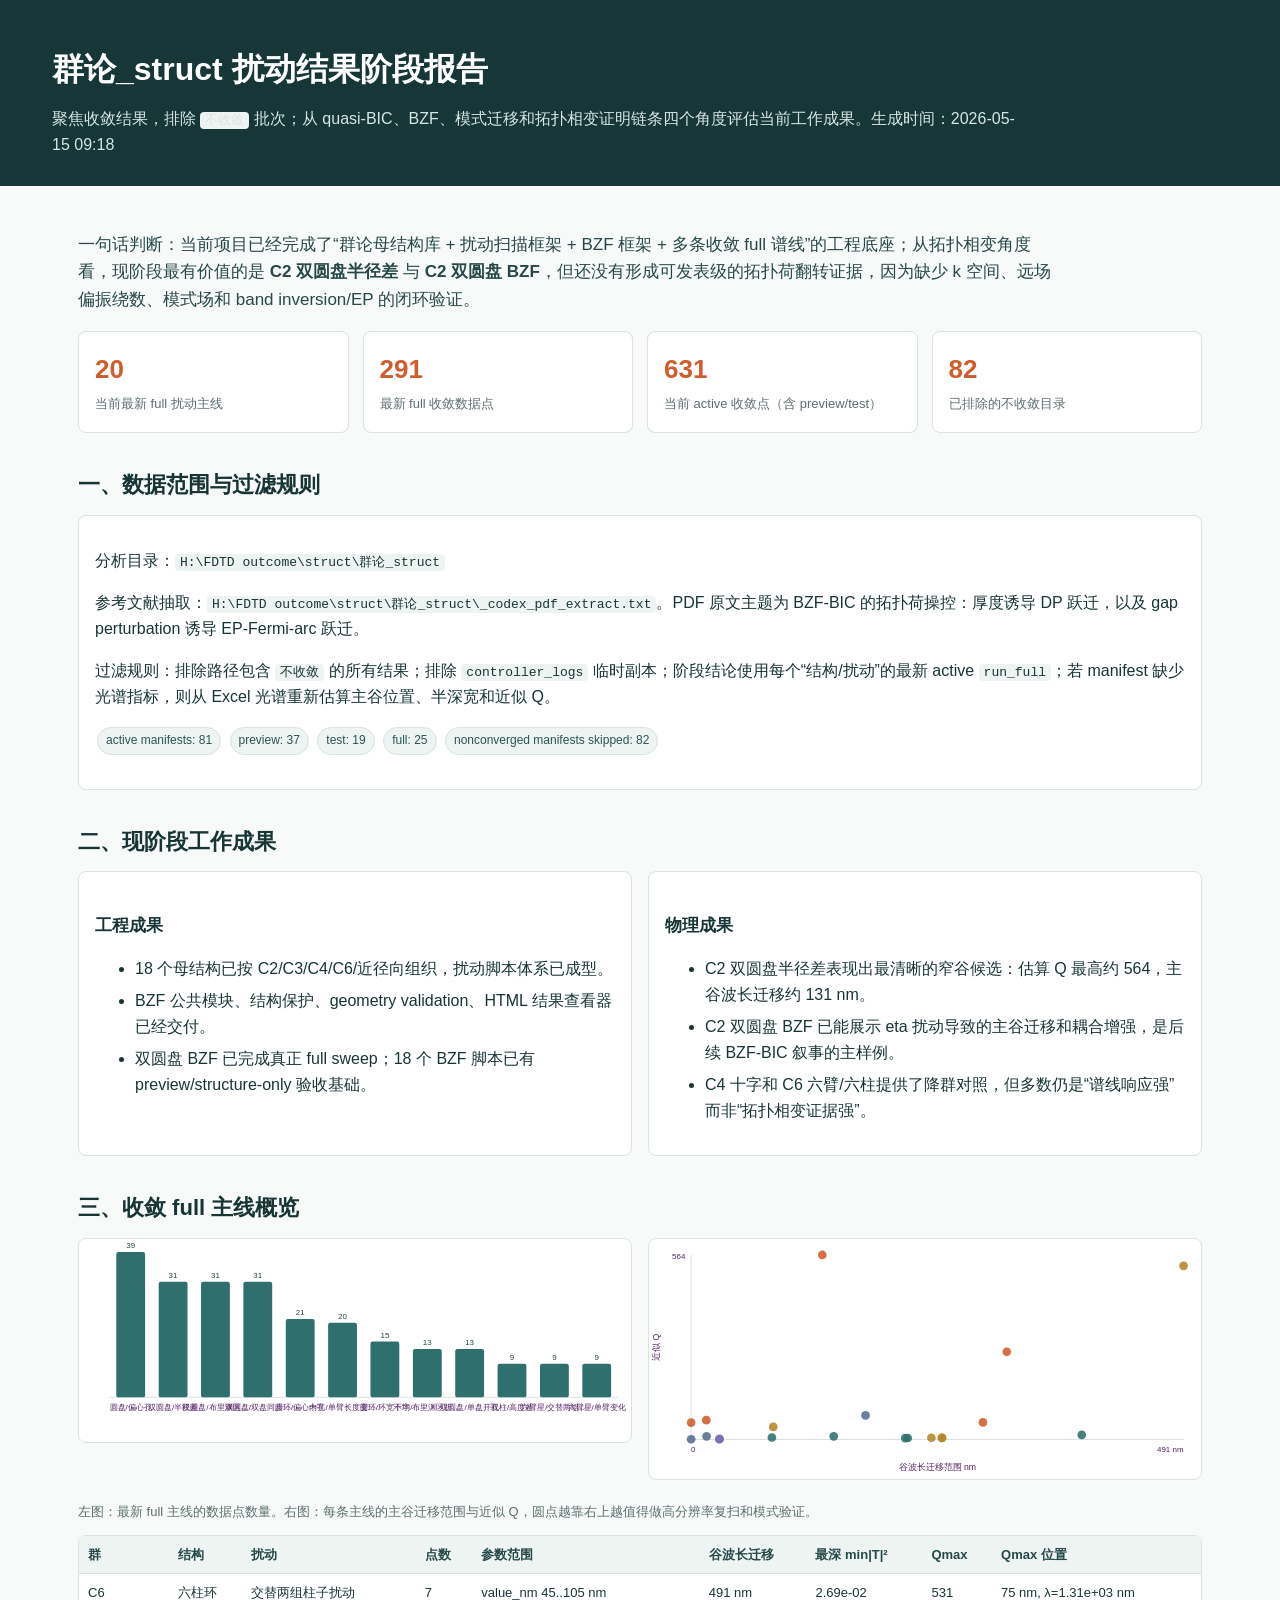
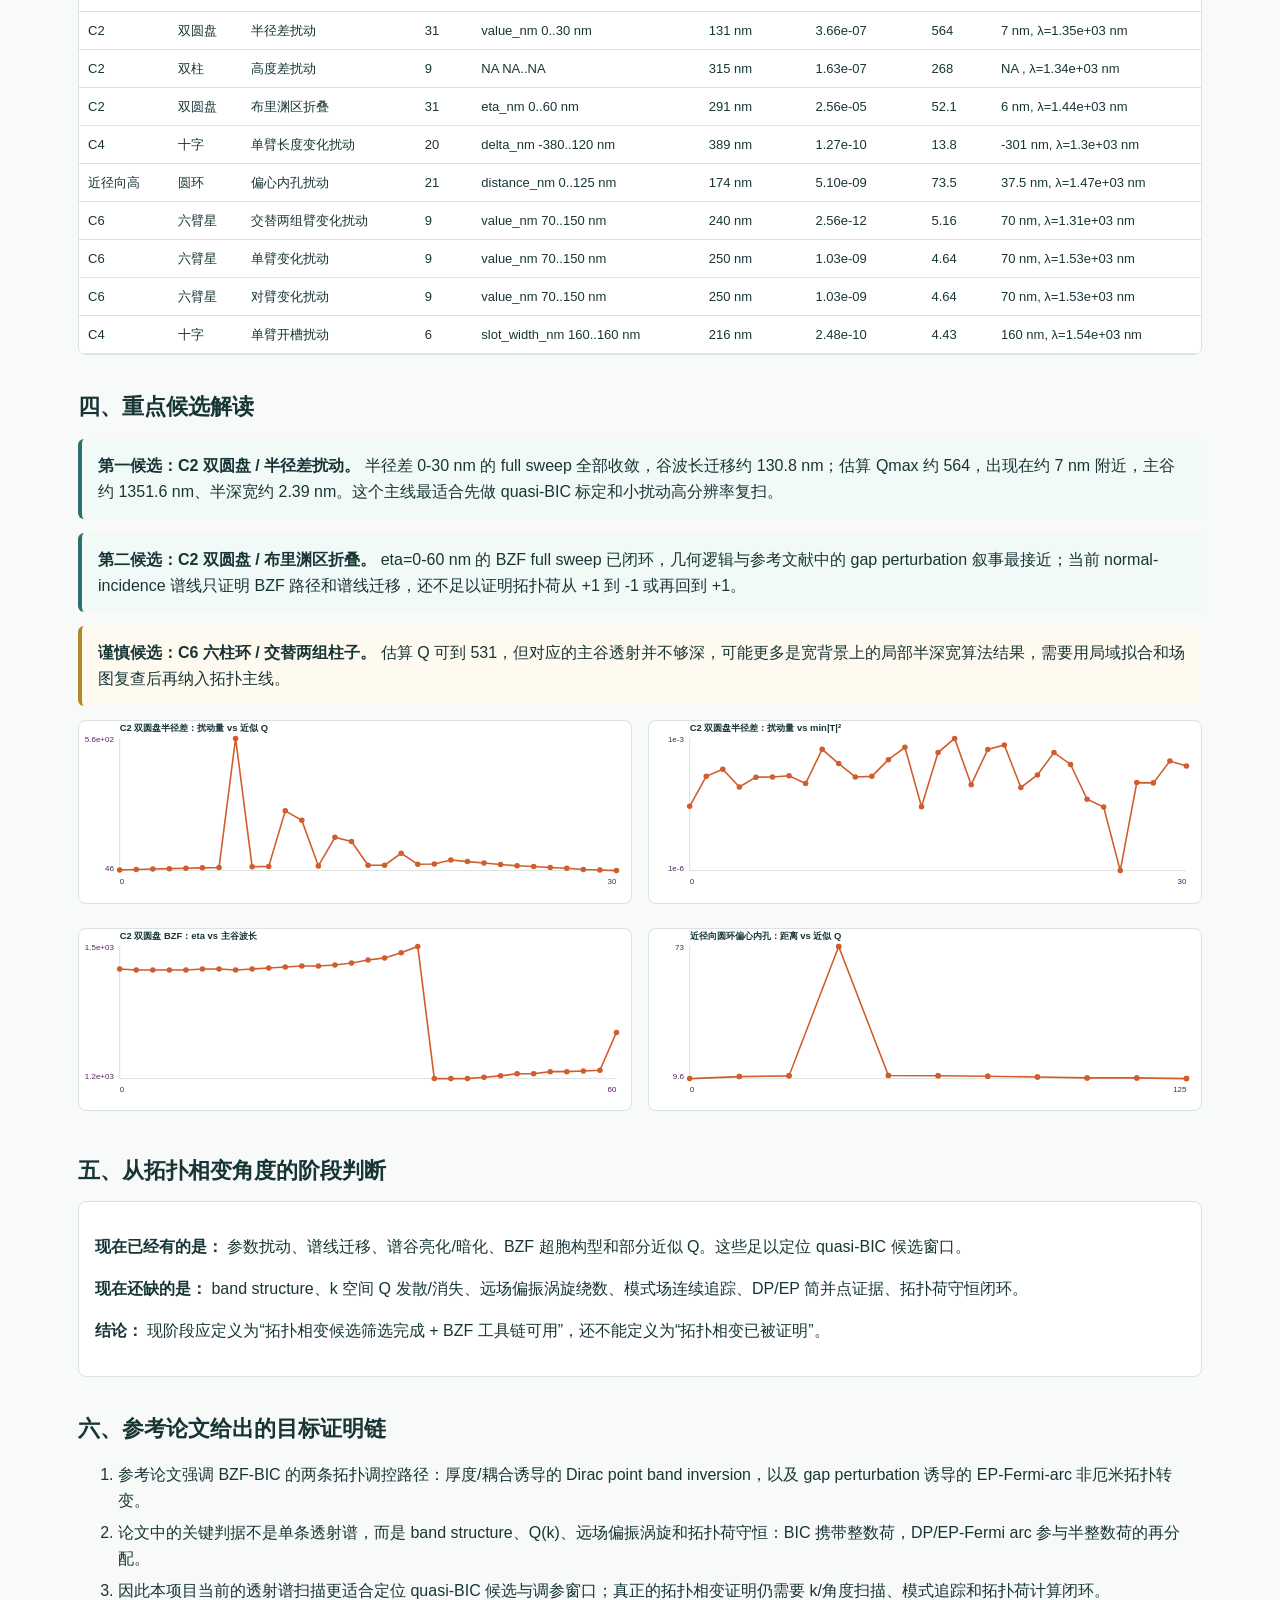
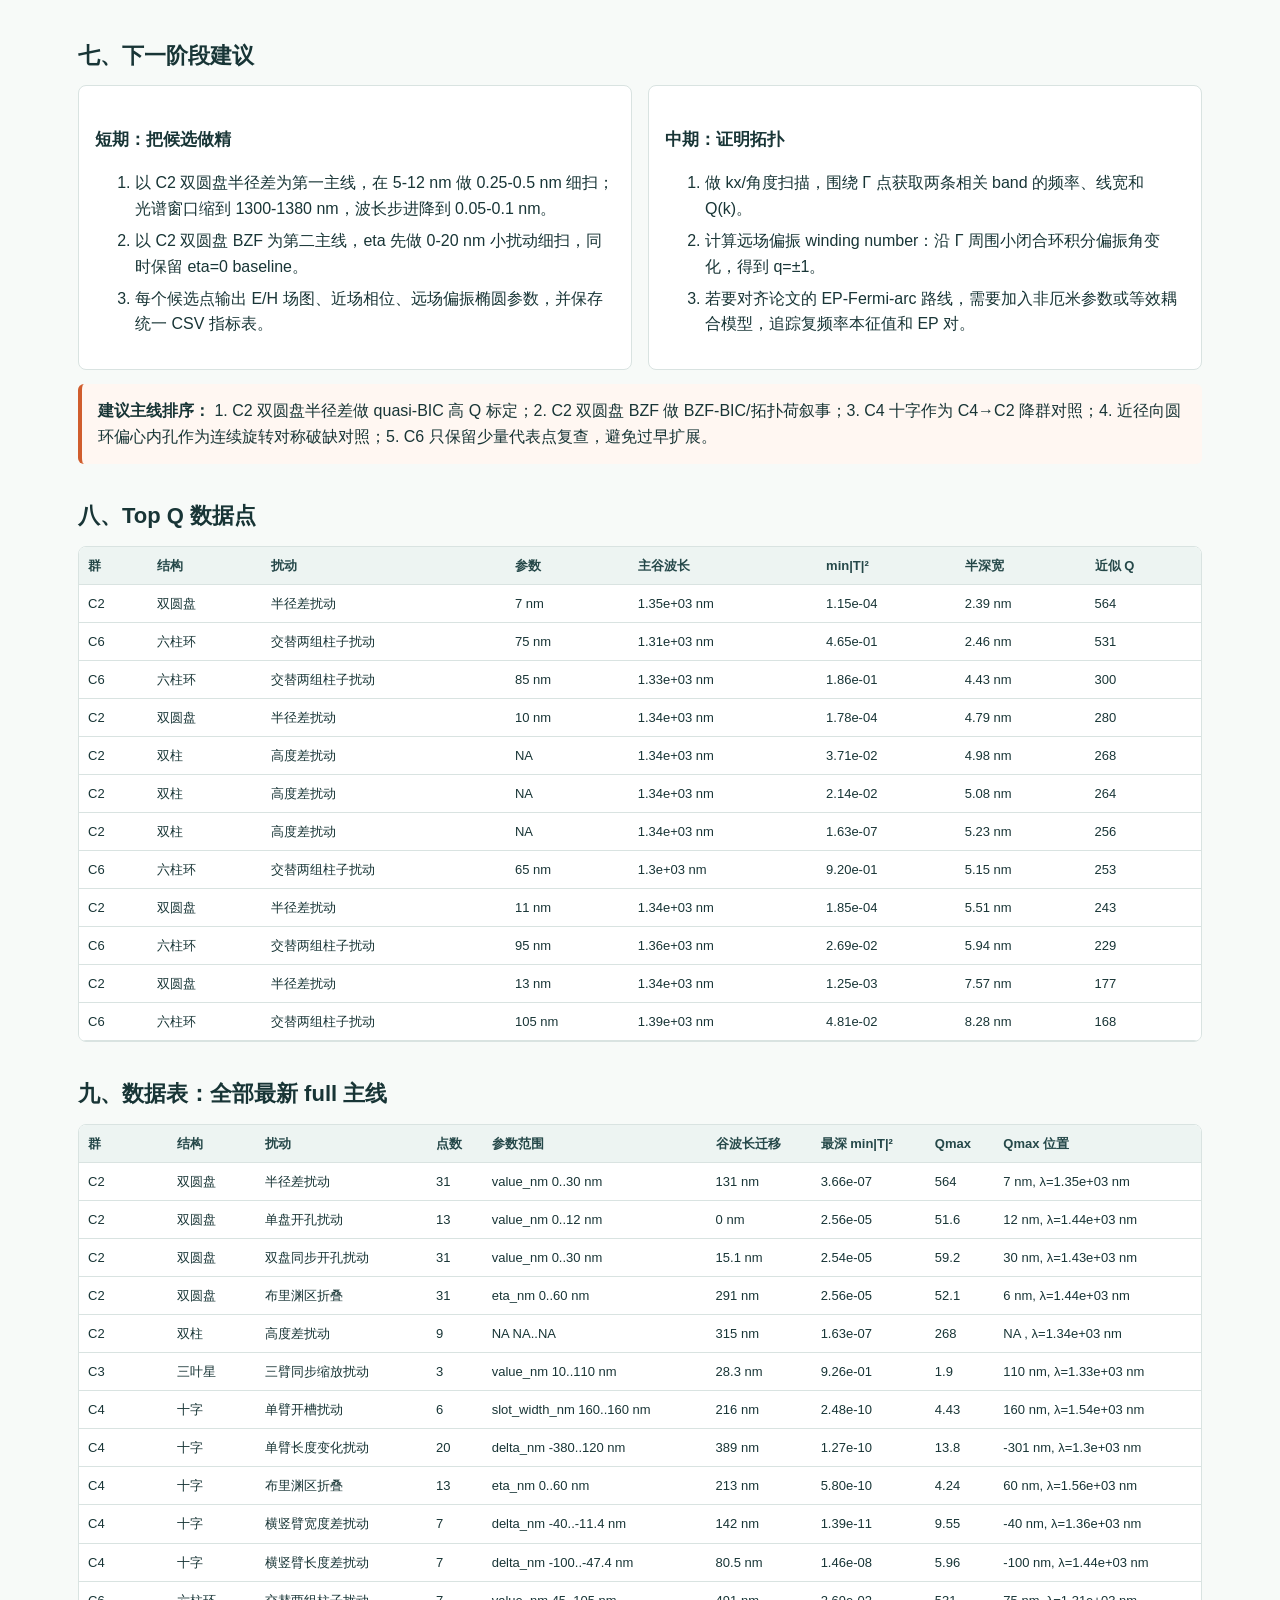
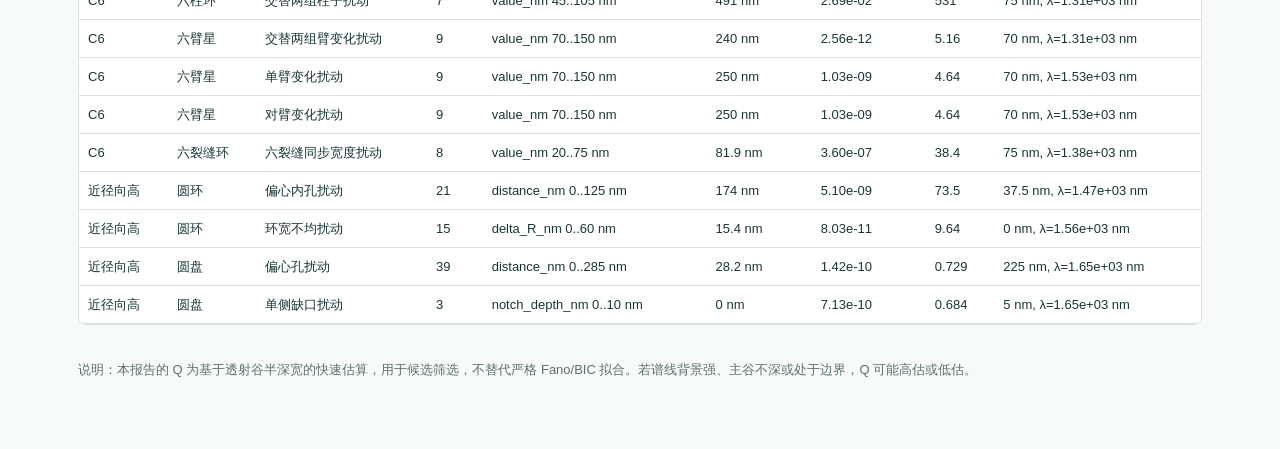
<file: docs/topological_phase_current_work_report_20260515.html>
<!doctype html>
<html lang="zh-CN">
<head>
  <meta charset="utf-8">
  <meta name="viewport" content="width=device-width, initial-scale=1">
  <title>群论_struct 扰动结果阶段报告</title>
  <style>
    :root{--ink:#183536;--muted:#5d6f70;--line:#d9e3e1;--bg:#f7faf8;--panel:#ffffff;--accent:#d05d2d;--teal:#2f6f6d;--gold:#b4872a}
    *{box-sizing:border-box} body{margin:0;background:var(--bg);color:var(--ink);font-family:"Microsoft YaHei","Segoe UI",Arial,sans-serif;line-height:1.62}
    .hero{padding:44px 52px 28px;background:#163637;color:white}
    .hero h1{margin:0 0 10px;font-size:32px;letter-spacing:0}.hero p{max-width:980px;margin:0;color:#d8e6e3}
    main{max-width:1180px;margin:0 auto;padding:28px 28px 56px}.grid{display:grid;grid-template-columns:repeat(4,minmax(0,1fr));gap:14px;margin:18px 0}
    .stat,.card{background:var(--panel);border:1px solid var(--line);border-radius:8px;padding:16px}.stat b{display:block;font-size:26px;color:var(--accent)}.stat span{font-size:13px;color:var(--muted)}
    h2{font-size:22px;margin:34px 0 12px} h3{font-size:17px;margin:24px 0 10px}.lead{font-size:17px;color:#264849;max-width:980px}
    .two{display:grid;grid-template-columns:minmax(0,1fr) minmax(0,1fr);gap:16px}.tag{display:inline-block;padding:3px 8px;border:1px solid var(--line);border-radius:999px;background:#edf4f2;color:#2b5555;font-size:12px;margin:2px}
    .callout{border-left:4px solid var(--accent);background:#fff7f2;padding:14px 16px;border-radius:6px;margin:14px 0}.ok{border-left-color:var(--teal);background:#f1faf7}.warn{border-left-color:var(--gold);background:#fffaf0}
    table{width:100%;border-collapse:collapse;background:white} th,td{border-bottom:1px solid var(--line);padding:8px 9px;text-align:left;vertical-align:top;font-size:13px} th{background:#edf4f2;color:#254849;position:sticky;top:0}.tablewrap{overflow:auto;border:1px solid var(--line);border-radius:8px}
    svg{width:100%;height:auto;background:white;border:1px solid var(--line);border-radius:8px}.chartgrid{display:grid;grid-template-columns:minmax(0,1fr) minmax(0,1fr);gap:16px}.empty{padding:28px;background:white;border:1px dashed var(--line);border-radius:8px;color:var(--muted)}
    code{background:#edf4f2;padding:1px 5px;border-radius:4px}.small{font-size:13px;color:var(--muted)} ol li, ul li{margin:6px 0}.footer{margin-top:34px;color:var(--muted);font-size:13px}
    @media(max-width:900px){.grid,.two,.chartgrid{grid-template-columns:1fr}.hero{padding:34px 24px}main{padding:20px}}
    </style>
</head>
<body>
  <section class="hero">
    <h1>群论_struct 扰动结果阶段报告</h1>
    <p>聚焦收敛结果，排除 <code>不收敛</code> 批次；从 quasi-BIC、BZF、模式迁移和拓扑相变证明链条四个角度评估当前工作成果。生成时间：2026-05-15 09:18</p>
  </section>
  <main>
    <p class="lead">一句话判断：当前项目已经完成了“群论母结构库 + 扰动扫描框架 + BZF 框架 + 多条收敛 full 谱线”的工程底座；从拓扑相变角度看，现阶段最有价值的是 <b>C2 双圆盘半径差</b> 与 <b>C2 双圆盘 BZF</b>，但还没有形成可发表级的拓扑荷翻转证据，因为缺少 k 空间、远场偏振绕数、模式场和 band inversion/EP 的闭环验证。</p>

    <div class="grid">
      <div class="stat"><b>20</b><span>当前最新 full 扰动主线</span></div>
      <div class="stat"><b>291</b><span>最新 full 收敛数据点</span></div>
      <div class="stat"><b>631</b><span>当前 active 收敛点（含 preview/test）</span></div>
      <div class="stat"><b>82</b><span>已排除的不收敛目录</span></div>
    </div>

    <h2>一、数据范围与过滤规则</h2>
    <div class="card">
      <p>分析目录：<code>H:\FDTD outcome\struct\群论_struct</code></p>
      <p>参考文献抽取：<code>H:\FDTD outcome\struct\群论_struct\_codex_pdf_extract.txt</code>。PDF 原文主题为 BZF-BIC 的拓扑荷操控：厚度诱导 DP 跃迁，以及 gap perturbation 诱导 EP-Fermi-arc 跃迁。</p>
      <p>过滤规则：排除路径包含 <code>不收敛</code> 的所有结果；排除 <code>controller_logs</code> 临时副本；阶段结论使用每个“结构/扰动”的最新 active <code>run_full</code>；若 manifest 缺少光谱指标，则从 Excel 光谱重新估算主谷位置、半深宽和近似 Q。</p>
      <p>
        <span class="tag">active manifests: 81</span>
        <span class="tag">preview: 37</span>
        <span class="tag">test: 19</span>
        <span class="tag">full: 25</span>
        <span class="tag">nonconverged manifests skipped: 82</span>
      </p>
    </div>

    <h2>二、现阶段工作成果</h2>
    <div class="two">
      <div class="card">
        <h3>工程成果</h3>
        <ul>
          <li>18 个母结构已按 C2/C3/C4/C6/近径向组织，扰动脚本体系已成型。</li>
          <li>BZF 公共模块、结构保护、geometry validation、HTML 结果查看器已经交付。</li>
          <li>双圆盘 BZF 已完成真正 full sweep；18 个 BZF 脚本已有 preview/structure-only 验收基础。</li>
        </ul>
      </div>
      <div class="card">
        <h3>物理成果</h3>
        <ul>
          <li>C2 双圆盘半径差表现出最清晰的窄谷候选：估算 Q 最高约 564，主谷波长迁移约 131 nm。</li>
          <li>C2 双圆盘 BZF 已能展示 eta 扰动导致的主谷迁移和耦合增强，是后续 BZF-BIC 叙事的主样例。</li>
          <li>C4 十字和 C6 六臂/六柱提供了降群对照，但多数仍是“谱线响应强”而非“拓扑相变证据强”。</li>
        </ul>
      </div>
    </div>

    <h2>三、收敛 full 主线概览</h2>
    <div class="chartgrid">
      <div><svg viewBox="0 0 760 280" role="img" aria-label="bar chart"><line x1="42" y1="218" x2="742" y2="218" stroke="#cbd5d5"/><rect x="51.3" y="18.0" width="39.7" height="200.0" rx="3" fill="#2f6f6d"/><text x="71.2" y="13.0" text-anchor="middle" font-size="11" fill="#244">39</text><text x="71.2" y="236" text-anchor="middle" font-size="11" fill="#526">圆盘/偏心孔</text><rect x="109.7" y="59.0" width="39.7" height="159.0" rx="3" fill="#2f6f6d"/><text x="129.5" y="54.0" text-anchor="middle" font-size="11" fill="#244">31</text><text x="129.5" y="236" text-anchor="middle" font-size="11" fill="#526">双圆盘/半径差</text><rect x="168.0" y="59.0" width="39.7" height="159.0" rx="3" fill="#2f6f6d"/><text x="187.8" y="54.0" text-anchor="middle" font-size="11" fill="#244">31</text><text x="187.8" y="236" text-anchor="middle" font-size="11" fill="#526">双圆盘/布里渊区…</text><rect x="226.3" y="59.0" width="39.7" height="159.0" rx="3" fill="#2f6f6d"/><text x="246.2" y="54.0" text-anchor="middle" font-size="11" fill="#244">31</text><text x="246.2" y="236" text-anchor="middle" font-size="11" fill="#526">双圆盘/双盘同步…</text><rect x="284.7" y="110.3" width="39.7" height="107.7" rx="3" fill="#2f6f6d"/><text x="304.5" y="105.3" text-anchor="middle" font-size="11" fill="#244">21</text><text x="304.5" y="236" text-anchor="middle" font-size="11" fill="#526">圆环/偏心内孔</text><rect x="343.0" y="115.4" width="39.7" height="102.6" rx="3" fill="#2f6f6d"/><text x="362.8" y="110.4" text-anchor="middle" font-size="11" fill="#244">20</text><text x="362.8" y="236" text-anchor="middle" font-size="11" fill="#526">十字/单臂长度变…</text><rect x="401.3" y="141.1" width="39.7" height="76.9" rx="3" fill="#2f6f6d"/><text x="421.2" y="136.1" text-anchor="middle" font-size="11" fill="#244">15</text><text x="421.2" y="236" text-anchor="middle" font-size="11" fill="#526">圆环/环宽不均</text><rect x="459.7" y="151.3" width="39.7" height="66.7" rx="3" fill="#2f6f6d"/><text x="479.5" y="146.3" text-anchor="middle" font-size="11" fill="#244">13</text><text x="479.5" y="236" text-anchor="middle" font-size="11" fill="#526">十字/布里渊区折…</text><rect x="518.0" y="151.3" width="39.7" height="66.7" rx="3" fill="#2f6f6d"/><text x="537.8" y="146.3" text-anchor="middle" font-size="11" fill="#244">13</text><text x="537.8" y="236" text-anchor="middle" font-size="11" fill="#526">双圆盘/单盘开孔</text><rect x="576.3" y="171.8" width="39.7" height="46.2" rx="3" fill="#2f6f6d"/><text x="596.2" y="166.8" text-anchor="middle" font-size="11" fill="#244">9</text><text x="596.2" y="236" text-anchor="middle" font-size="11" fill="#526">双柱/高度差</text><rect x="634.7" y="171.8" width="39.7" height="46.2" rx="3" fill="#2f6f6d"/><text x="654.5" y="166.8" text-anchor="middle" font-size="11" fill="#244">9</text><text x="654.5" y="236" text-anchor="middle" font-size="11" fill="#526">六臂星/交替两组…</text><rect x="693.0" y="171.8" width="39.7" height="46.2" rx="3" fill="#2f6f6d"/><text x="712.8" y="166.8" text-anchor="middle" font-size="11" fill="#244">9</text><text x="712.8" y="236" text-anchor="middle" font-size="11" fill="#526">六臂星/单臂变化</text></svg></div>
      <div><svg viewBox="0 0 760 330" role="img" aria-label="scatter chart"><line x1="58" y1="276" x2="736" y2="276" stroke="#cbd5d5"/><line x1="58" y1="22" x2="58" y2="276" stroke="#cbd5d5"/><text x="397.0" y="318" text-anchor="middle" font-size="12" fill="#526">谷波长迁移范围 nm</text><text x="14" y="149.0" text-anchor="middle" font-size="12" fill="#526" transform="rotate(-90 14 149.0)">近似 Q</text><circle cx="736.0" cy="37.0" r="6" fill="#b4872a" opacity="0.88"><title>六柱环/交替两组柱子扰动 Q=531 λspan=491</title></circle><circle cx="238.6" cy="22.0" r="6" fill="#d05d2d" opacity="0.88"><title>双圆盘/半径差扰动 Q=564 λspan=131</title></circle><circle cx="492.6" cy="155.3" r="6" fill="#d05d2d" opacity="0.88"><title>双柱/高度差扰动 Q=268 λspan=315</title></circle><circle cx="459.8" cy="252.5" r="6" fill="#d05d2d" opacity="0.88"><title>双圆盘/布里渊区折叠 Q=52.1 λspan=291</title></circle><circle cx="595.8" cy="269.8" r="6" fill="#2f6f6d" opacity="0.88"><title>十字/单臂长度变化扰动 Q=13.8 λspan=389</title></circle><circle cx="298.1" cy="242.9" r="6" fill="#576e8f" opacity="0.88"><title>圆环/偏心内孔扰动 Q=73.5 λspan=174</title></circle><circle cx="388.8" cy="273.7" r="6" fill="#b4872a" opacity="0.88"><title>六臂星/交替两组臂变化扰动 Q=5.16 λspan=240</title></circle><circle cx="403.4" cy="273.9" r="6" fill="#b4872a" opacity="0.88"><title>六臂星/单臂变化扰动 Q=4.64 λspan=250</title></circle><circle cx="403.4" cy="273.9" r="6" fill="#b4872a" opacity="0.88"><title>六臂星/对臂变化扰动 Q=4.64 λspan=250</title></circle><circle cx="356.2" cy="274.0" r="6" fill="#2f6f6d" opacity="0.88"><title>十字/单臂开槽扰动 Q=4.43 λspan=216</title></circle><circle cx="254.3" cy="271.7" r="6" fill="#2f6f6d" opacity="0.88"><title>十字/横竖臂宽度差扰动 Q=9.55 λspan=142</title></circle><circle cx="352.8" cy="274.1" r="6" fill="#2f6f6d" opacity="0.88"><title>十字/布里渊区折叠 Q=4.24 λspan=213</title></circle><circle cx="171.1" cy="258.7" r="6" fill="#b4872a" opacity="0.88"><title>六裂缝环/六裂缝同步宽度扰动 Q=38.4 λspan=81.9</title></circle><circle cx="79.3" cy="271.7" r="6" fill="#576e8f" opacity="0.88"><title>圆环/环宽不均扰动 Q=9.64 λspan=15.4</title></circle><circle cx="96.9" cy="275.7" r="6" fill="#576e8f" opacity="0.88"><title>圆盘/偏心孔扰动 Q=0.729 λspan=28.2</title></circle><circle cx="169.2" cy="273.3" r="6" fill="#2f6f6d" opacity="0.88"><title>十字/横竖臂长度差扰动 Q=5.96 λspan=80.5</title></circle><circle cx="78.9" cy="249.4" r="6" fill="#d05d2d" opacity="0.88"><title>双圆盘/双盘同步开孔扰动 Q=59.2 λspan=15.1</title></circle><circle cx="58.0" cy="275.7" r="6" fill="#576e8f" opacity="0.88"><title>圆盘/单侧缺口扰动 Q=0.684 λspan=0</title></circle><circle cx="58.0" cy="252.8" r="6" fill="#d05d2d" opacity="0.88"><title>双圆盘/单盘开孔扰动 Q=51.6 λspan=0</title></circle><circle cx="97.1" cy="275.1" r="6" fill="#8070b8" opacity="0.88"><title>三叶星/三臂同步缩放扰动 Q=1.9 λspan=28.3</title></circle><text x="58" y="293" font-size="11" fill="#526">0</text><text x="736" y="293" text-anchor="end" font-size="11" fill="#526">491 nm</text><text x="50" y="27" text-anchor="end" font-size="11" fill="#526">564</text></svg></div>
    </div>
    <p class="small">左图：最新 full 主线的数据点数量。右图：每条主线的主谷迁移范围与近似 Q，圆点越靠右上越值得做高分辨率复扫和模式验证。</p>

    <div class="tablewrap"><table><thead><tr><th>群</th><th>结构</th><th>扰动</th><th>点数</th><th>参数范围</th><th>谷波长迁移</th><th>最深 min|T|²</th><th>Qmax</th><th>Qmax 位置</th></tr></thead><tbody><tr><td>C6</td><td>六柱环</td><td>交替两组柱子扰动</td><td>7</td><td>value_nm 45..105 nm</td><td>491 nm</td><td>2.69e-02</td><td>531</td><td>75 nm, λ=1.31e+03 nm</td></tr><tr><td>C2</td><td>双圆盘</td><td>半径差扰动</td><td>31</td><td>value_nm 0..30 nm</td><td>131 nm</td><td>3.66e-07</td><td>564</td><td>7 nm, λ=1.35e+03 nm</td></tr><tr><td>C2</td><td>双柱</td><td>高度差扰动</td><td>9</td><td>NA NA..NA </td><td>315 nm</td><td>1.63e-07</td><td>268</td><td>NA , λ=1.34e+03 nm</td></tr><tr><td>C2</td><td>双圆盘</td><td>布里渊区折叠</td><td>31</td><td>eta_nm 0..60 nm</td><td>291 nm</td><td>2.56e-05</td><td>52.1</td><td>6 nm, λ=1.44e+03 nm</td></tr><tr><td>C4</td><td>十字</td><td>单臂长度变化扰动</td><td>20</td><td>delta_nm -380..120 nm</td><td>389 nm</td><td>1.27e-10</td><td>13.8</td><td>-301 nm, λ=1.3e+03 nm</td></tr><tr><td>近径向高</td><td>圆环</td><td>偏心内孔扰动</td><td>21</td><td>distance_nm 0..125 nm</td><td>174 nm</td><td>5.10e-09</td><td>73.5</td><td>37.5 nm, λ=1.47e+03 nm</td></tr><tr><td>C6</td><td>六臂星</td><td>交替两组臂变化扰动</td><td>9</td><td>value_nm 70..150 nm</td><td>240 nm</td><td>2.56e-12</td><td>5.16</td><td>70 nm, λ=1.31e+03 nm</td></tr><tr><td>C6</td><td>六臂星</td><td>单臂变化扰动</td><td>9</td><td>value_nm 70..150 nm</td><td>250 nm</td><td>1.03e-09</td><td>4.64</td><td>70 nm, λ=1.53e+03 nm</td></tr><tr><td>C6</td><td>六臂星</td><td>对臂变化扰动</td><td>9</td><td>value_nm 70..150 nm</td><td>250 nm</td><td>1.03e-09</td><td>4.64</td><td>70 nm, λ=1.53e+03 nm</td></tr><tr><td>C4</td><td>十字</td><td>单臂开槽扰动</td><td>6</td><td>slot_width_nm 160..160 nm</td><td>216 nm</td><td>2.48e-10</td><td>4.43</td><td>160 nm, λ=1.54e+03 nm</td></tr></tbody></table></div>

    <h2>四、重点候选解读</h2>
    <div class="callout ok">
      <b>第一候选：C2 双圆盘 / 半径差扰动。</b>
      半径差 0-30 nm 的 full sweep 全部收敛，谷波长迁移约 130.8 nm；估算 Qmax 约 564，出现在约 7 nm 附近，主谷约 1351.6 nm、半深宽约 2.39 nm。这个主线最适合先做 quasi-BIC 标定和小扰动高分辨率复扫。
    </div>
    <div class="callout ok">
      <b>第二候选：C2 双圆盘 / 布里渊区折叠。</b>
      eta=0-60 nm 的 BZF full sweep 已闭环，几何逻辑与参考文献中的 gap perturbation 叙事最接近；当前 normal-incidence 谱线只证明 BZF 路径和谱线迁移，还不足以证明拓扑荷从 +1 到 -1 或再回到 +1。
    </div>
    <div class="callout warn">
      <b>谨慎候选：C6 六柱环 / 交替两组柱子。</b>
      估算 Q 可到 531，但对应的主谷透射并不够深，可能更多是宽背景上的局部半深宽算法结果，需要用局域拟合和场图复查后再纳入拓扑主线。
    </div>

    <div class="chartgrid">
      <div><svg viewBox="0 0 760 250" role="img" aria-label="C2 双圆盘半径差：扰动量 vs 近似 Q"><text x="56" y="14" font-size="13" font-weight="700" fill="#183536">C2 双圆盘半径差：扰动量 vs 近似 Q</text><line x1="56" y1="206" x2="740" y2="206" stroke="#cbd5d5"/><line x1="56" y1="24" x2="56" y2="206" stroke="#cbd5d5"/><polyline points="56.0,205.2 78.8,204.4 101.6,203.7 124.4,203.3 147.2,202.7 170.0,202.2 192.8,201.8 215.6,24.0 238.4,200.7 261.2,200.2 284.0,123.7 306.8,136.8 329.6,199.6 352.4,160.2 375.2,166.0 398.0,198.7 420.8,198.5 443.6,182.1 466.4,197.3 489.2,196.9 512.0,191.3 534.8,193.6 557.6,195.6 580.4,197.6 603.2,199.3 626.0,200.3 648.8,201.7 671.6,202.8 694.4,204.4 717.2,205.2 740.0,206.0" fill="none" stroke="#d05d2d" stroke-width="2.2"/><circle cx="56.0" cy="205.2" r="3.8" fill="#d05d2d"><title>x=0 y=48.2</title></circle><circle cx="78.8" cy="204.4" r="3.8" fill="#d05d2d"><title>x=1 y=50.7</title></circle><circle cx="101.6" cy="203.7" r="3.8" fill="#d05d2d"><title>x=2 y=52.4</title></circle><circle cx="124.4" cy="203.3" r="3.8" fill="#d05d2d"><title>x=3 y=53.8</title></circle><circle cx="147.2" cy="202.7" r="3.8" fill="#d05d2d"><title>x=4 y=55.3</title></circle><circle cx="170.0" cy="202.2" r="3.8" fill="#d05d2d"><title>x=5 y=56.9</title></circle><circle cx="192.8" cy="201.8" r="3.8" fill="#d05d2d"><title>x=6 y=58</title></circle><circle cx="215.6" cy="24.0" r="3.8" fill="#d05d2d"><title>x=7 y=564</title></circle><circle cx="238.4" cy="200.7" r="3.8" fill="#d05d2d"><title>x=8 y=61.1</title></circle><circle cx="261.2" cy="200.2" r="3.8" fill="#d05d2d"><title>x=9 y=62.4</title></circle><circle cx="284.0" cy="123.7" r="3.8" fill="#d05d2d"><title>x=10 y=280</title></circle><circle cx="306.8" cy="136.8" r="3.8" fill="#d05d2d"><title>x=11 y=243</title></circle><circle cx="329.6" cy="199.6" r="3.8" fill="#d05d2d"><title>x=12 y=64.2</title></circle><circle cx="352.4" cy="160.2" r="3.8" fill="#d05d2d"><title>x=13 y=177</title></circle><circle cx="375.2" cy="166.0" r="3.8" fill="#d05d2d"><title>x=14 y=160</title></circle><circle cx="398.0" cy="198.7" r="3.8" fill="#d05d2d"><title>x=15 y=66.9</title></circle><circle cx="420.8" cy="198.5" r="3.8" fill="#d05d2d"><title>x=16 y=67.3</title></circle><circle cx="443.6" cy="182.1" r="3.8" fill="#d05d2d"><title>x=17 y=114</title></circle><circle cx="466.4" cy="197.3" r="3.8" fill="#d05d2d"><title>x=18 y=70.8</title></circle><circle cx="489.2" cy="196.9" r="3.8" fill="#d05d2d"><title>x=19 y=71.9</title></circle><circle cx="512.0" cy="191.3" r="3.8" fill="#d05d2d"><title>x=20 y=87.8</title></circle><circle cx="534.8" cy="193.6" r="3.8" fill="#d05d2d"><title>x=21 y=81.3</title></circle><circle cx="557.6" cy="195.6" r="3.8" fill="#d05d2d"><title>x=22 y=75.6</title></circle><circle cx="580.4" cy="197.6" r="3.8" fill="#d05d2d"><title>x=23 y=69.8</title></circle><circle cx="603.2" cy="199.3" r="3.8" fill="#d05d2d"><title>x=24 y=65</title></circle><circle cx="626.0" cy="200.3" r="3.8" fill="#d05d2d"><title>x=25 y=62.1</title></circle><circle cx="648.8" cy="201.7" r="3.8" fill="#d05d2d"><title>x=26 y=58.2</title></circle><circle cx="671.6" cy="202.8" r="3.8" fill="#d05d2d"><title>x=27 y=55.1</title></circle><circle cx="694.4" cy="204.4" r="3.8" fill="#d05d2d"><title>x=28 y=50.5</title></circle><circle cx="717.2" cy="205.2" r="3.8" fill="#d05d2d"><title>x=29 y=48.1</title></circle><circle cx="740.0" cy="206.0" r="3.8" fill="#d05d2d"><title>x=30 y=46</title></circle><text x="56" y="224" font-size="11" fill="#526">0</text><text x="740" y="224" text-anchor="end" font-size="11" fill="#526">30</text><text x="48" y="206" text-anchor="end" font-size="11" fill="#526">46</text><text x="48" y="29" text-anchor="end" font-size="11" fill="#526">5.6e+02</text></svg></div>
      <div><svg viewBox="0 0 760 250" role="img" aria-label="C2 双圆盘半径差：扰动量 vs min|T|²"><text x="56" y="14" font-size="13" font-weight="700" fill="#183536">C2 双圆盘半径差：扰动量 vs min|T|²</text><line x1="56" y1="206" x2="740" y2="206" stroke="#cbd5d5"/><line x1="56" y1="24" x2="56" y2="206" stroke="#cbd5d5"/><polyline points="56.0,117.4 78.8,76.1 101.6,66.4 124.4,90.9 147.2,77.3 170.0,77.1 192.8,75.3 215.6,86.1 238.4,39.0 261.2,58.6 284.0,77.0 306.8,76.2 329.6,53.3 352.4,36.2 375.2,117.9 398.0,43.4 420.8,24.0 443.6,87.7 466.4,39.1 489.2,33.1 512.0,91.5 534.8,74.3 557.6,43.5 580.4,59.8 603.2,107.7 626.0,118.4 648.8,206.0 671.6,84.8 694.4,85.2 717.2,55.2 740.0,61.9" fill="none" stroke="#d05d2d" stroke-width="2.2"/><circle cx="56.0" cy="117.4" r="3.8" fill="#d05d2d"><title>x=0 y=2.56e-05</title></circle><circle cx="78.8" cy="76.1" r="3.8" fill="#d05d2d"><title>x=1 y=1.86e-04</title></circle><circle cx="101.6" cy="66.4" r="3.8" fill="#d05d2d"><title>x=2 y=2.95e-04</title></circle><circle cx="124.4" cy="90.9" r="3.8" fill="#d05d2d"><title>x=3 y=9.11e-05</title></circle><circle cx="147.2" cy="77.3" r="3.8" fill="#d05d2d"><title>x=4 y=1.75e-04</title></circle><circle cx="170.0" cy="77.1" r="3.8" fill="#d05d2d"><title>x=5 y=1.77e-04</title></circle><circle cx="192.8" cy="75.3" r="3.8" fill="#d05d2d"><title>x=6 y=1.92e-04</title></circle><circle cx="215.6" cy="86.1" r="3.8" fill="#d05d2d"><title>x=7 y=1.15e-04</title></circle><circle cx="238.4" cy="39.0" r="3.8" fill="#d05d2d"><title>x=8 y=1.10e-03</title></circle><circle cx="261.2" cy="58.6" r="3.8" fill="#d05d2d"><title>x=9 y=4.28e-04</title></circle><circle cx="284.0" cy="77.0" r="3.8" fill="#d05d2d"><title>x=10 y=1.78e-04</title></circle><circle cx="306.8" cy="76.2" r="3.8" fill="#d05d2d"><title>x=11 y=1.85e-04</title></circle><circle cx="329.6" cy="53.3" r="3.8" fill="#d05d2d"><title>x=12 y=5.53e-04</title></circle><circle cx="352.4" cy="36.2" r="3.8" fill="#d05d2d"><title>x=13 y=1.25e-03</title></circle><circle cx="375.2" cy="117.9" r="3.8" fill="#d05d2d"><title>x=14 y=2.50e-05</title></circle><circle cx="398.0" cy="43.4" r="3.8" fill="#d05d2d"><title>x=15 y=8.90e-04</title></circle><circle cx="420.8" cy="24.0" r="3.8" fill="#d05d2d"><title>x=16 y=2.25e-03</title></circle><circle cx="443.6" cy="87.7" r="3.8" fill="#d05d2d"><title>x=17 y=1.06e-04</title></circle><circle cx="466.4" cy="39.1" r="3.8" fill="#d05d2d"><title>x=18 y=1.09e-03</title></circle><circle cx="489.2" cy="33.1" r="3.8" fill="#d05d2d"><title>x=19 y=1.46e-03</title></circle><circle cx="512.0" cy="91.5" r="3.8" fill="#d05d2d"><title>x=20 y=8.86e-05</title></circle><circle cx="534.8" cy="74.3" r="3.8" fill="#d05d2d"><title>x=21 y=2.02e-04</title></circle><circle cx="557.6" cy="43.5" r="3.8" fill="#d05d2d"><title>x=22 y=8.84e-04</title></circle><circle cx="580.4" cy="59.8" r="3.8" fill="#d05d2d"><title>x=23 y=4.05e-04</title></circle><circle cx="603.2" cy="107.7" r="3.8" fill="#d05d2d"><title>x=24 y=4.08e-05</title></circle><circle cx="626.0" cy="118.4" r="3.8" fill="#d05d2d"><title>x=25 y=2.44e-05</title></circle><circle cx="648.8" cy="206.0" r="3.8" fill="#d05d2d"><title>x=26 y=3.66e-07</title></circle><circle cx="671.6" cy="84.8" r="3.8" fill="#d05d2d"><title>x=27 y=1.22e-04</title></circle><circle cx="694.4" cy="85.2" r="3.8" fill="#d05d2d"><title>x=28 y=1.20e-04</title></circle><circle cx="717.2" cy="55.2" r="3.8" fill="#d05d2d"><title>x=29 y=5.06e-04</title></circle><circle cx="740.0" cy="61.9" r="3.8" fill="#d05d2d"><title>x=30 y=3.66e-04</title></circle><text x="56" y="224" font-size="11" fill="#526">0</text><text x="740" y="224" text-anchor="end" font-size="11" fill="#526">30</text><text x="48" y="206" text-anchor="end" font-size="11" fill="#526">1e-6</text><text x="48" y="29" text-anchor="end" font-size="11" fill="#526">1e-3</text></svg></div>
      <div><svg viewBox="0 0 760 250" role="img" aria-label="C2 双圆盘 BZF：eta vs 主谷波长"><text x="56" y="14" font-size="13" font-weight="700" fill="#183536">C2 双圆盘 BZF：eta vs 主谷波长</text><line x1="56" y1="206" x2="740" y2="206" stroke="#cbd5d5"/><line x1="56" y1="24" x2="56" y2="206" stroke="#cbd5d5"/><polyline points="56.0,55.0 78.8,56.4 101.6,56.4 124.4,56.4 147.2,56.4 170.0,55.0 192.8,55.0 215.6,56.4 238.4,55.0 261.2,53.7 284.0,52.3 306.8,50.9 329.6,50.9 352.4,49.5 375.2,46.8 398.0,42.6 420.8,39.8 443.6,32.7 466.4,24.0 489.2,206.0 512.0,206.0 534.8,206.0 557.6,204.1 580.4,202.2 603.2,199.3 626.0,199.3 648.8,196.4 671.6,196.4 694.4,195.5 717.2,194.5 740.0,142.4" fill="none" stroke="#d05d2d" stroke-width="2.2"/><circle cx="56.0" cy="55.0" r="3.8" fill="#d05d2d"><title>x=0 y=1.44e+03</title></circle><circle cx="78.8" cy="56.4" r="3.8" fill="#d05d2d"><title>x=2 y=1.44e+03</title></circle><circle cx="101.6" cy="56.4" r="3.8" fill="#d05d2d"><title>x=4 y=1.44e+03</title></circle><circle cx="124.4" cy="56.4" r="3.8" fill="#d05d2d"><title>x=6 y=1.44e+03</title></circle><circle cx="147.2" cy="56.4" r="3.8" fill="#d05d2d"><title>x=8 y=1.44e+03</title></circle><circle cx="170.0" cy="55.0" r="3.8" fill="#d05d2d"><title>x=10 y=1.44e+03</title></circle><circle cx="192.8" cy="55.0" r="3.8" fill="#d05d2d"><title>x=12 y=1.44e+03</title></circle><circle cx="215.6" cy="56.4" r="3.8" fill="#d05d2d"><title>x=14 y=1.44e+03</title></circle><circle cx="238.4" cy="55.0" r="3.8" fill="#d05d2d"><title>x=16 y=1.44e+03</title></circle><circle cx="261.2" cy="53.7" r="3.8" fill="#d05d2d"><title>x=18 y=1.45e+03</title></circle><circle cx="284.0" cy="52.3" r="3.8" fill="#d05d2d"><title>x=20 y=1.45e+03</title></circle><circle cx="306.8" cy="50.9" r="3.8" fill="#d05d2d"><title>x=22 y=1.45e+03</title></circle><circle cx="329.6" cy="50.9" r="3.8" fill="#d05d2d"><title>x=24 y=1.45e+03</title></circle><circle cx="352.4" cy="49.5" r="3.8" fill="#d05d2d"><title>x=26 y=1.45e+03</title></circle><circle cx="375.2" cy="46.8" r="3.8" fill="#d05d2d"><title>x=28 y=1.46e+03</title></circle><circle cx="398.0" cy="42.6" r="3.8" fill="#d05d2d"><title>x=30 y=1.46e+03</title></circle><circle cx="420.8" cy="39.8" r="3.8" fill="#d05d2d"><title>x=32 y=1.47e+03</title></circle><circle cx="443.6" cy="32.7" r="3.8" fill="#d05d2d"><title>x=34 y=1.48e+03</title></circle><circle cx="466.4" cy="24.0" r="3.8" fill="#d05d2d"><title>x=36 y=1.49e+03</title></circle><circle cx="489.2" cy="206.0" r="3.8" fill="#d05d2d"><title>x=38 y=1.2e+03</title></circle><circle cx="512.0" cy="206.0" r="3.8" fill="#d05d2d"><title>x=40 y=1.2e+03</title></circle><circle cx="534.8" cy="206.0" r="3.8" fill="#d05d2d"><title>x=42 y=1.2e+03</title></circle><circle cx="557.6" cy="204.1" r="3.8" fill="#d05d2d"><title>x=44 y=1.21e+03</title></circle><circle cx="580.4" cy="202.2" r="3.8" fill="#d05d2d"><title>x=46 y=1.21e+03</title></circle><circle cx="603.2" cy="199.3" r="3.8" fill="#d05d2d"><title>x=48 y=1.21e+03</title></circle><circle cx="626.0" cy="199.3" r="3.8" fill="#d05d2d"><title>x=50 y=1.21e+03</title></circle><circle cx="648.8" cy="196.4" r="3.8" fill="#d05d2d"><title>x=52 y=1.22e+03</title></circle><circle cx="671.6" cy="196.4" r="3.8" fill="#d05d2d"><title>x=54 y=1.22e+03</title></circle><circle cx="694.4" cy="195.5" r="3.8" fill="#d05d2d"><title>x=56 y=1.22e+03</title></circle><circle cx="717.2" cy="194.5" r="3.8" fill="#d05d2d"><title>x=58 y=1.22e+03</title></circle><circle cx="740.0" cy="142.4" r="3.8" fill="#d05d2d"><title>x=60 y=1.3e+03</title></circle><text x="56" y="224" font-size="11" fill="#526">0</text><text x="740" y="224" text-anchor="end" font-size="11" fill="#526">60</text><text x="48" y="206" text-anchor="end" font-size="11" fill="#526">1.2e+03</text><text x="48" y="29" text-anchor="end" font-size="11" fill="#526">1.5e+03</text></svg></div>
      <div><svg viewBox="0 0 760 250" role="img" aria-label="近径向圆环偏心内孔：距离 vs 近似 Q"><text x="56" y="14" font-size="13" font-weight="700" fill="#183536">近径向圆环偏心内孔：距离 vs 近似 Q</text><line x1="56" y1="206" x2="740" y2="206" stroke="#cbd5d5"/><line x1="56" y1="24" x2="56" y2="206" stroke="#cbd5d5"/><polyline points="56.0,206.0 124.4,203.2 124.4,203.2 192.8,202.2 192.8,202.1 261.2,24.0 261.2,24.2 329.6,201.8 329.6,201.8 398.0,202.0 398.0,202.0 466.4,202.8 466.4,202.8 534.8,203.7 534.8,203.7 603.2,205.0 603.2,205.0 671.6,205.0 671.6,205.0 740.0,206.0 740.0,206.0" fill="none" stroke="#d05d2d" stroke-width="2.2"/><circle cx="56.0" cy="206.0" r="3.8" fill="#d05d2d"><title>x=0 y=9.64</title></circle><circle cx="124.4" cy="203.2" r="3.8" fill="#d05d2d"><title>x=12.5 y=10.6</title></circle><circle cx="124.4" cy="203.2" r="3.8" fill="#d05d2d"><title>x=12.5 y=10.6</title></circle><circle cx="192.8" cy="202.2" r="3.8" fill="#d05d2d"><title>x=25 y=11</title></circle><circle cx="192.8" cy="202.1" r="3.8" fill="#d05d2d"><title>x=25 y=11</title></circle><circle cx="261.2" cy="24.0" r="3.8" fill="#d05d2d"><title>x=37.5 y=73.5</title></circle><circle cx="261.2" cy="24.2" r="3.8" fill="#d05d2d"><title>x=37.5 y=73.4</title></circle><circle cx="329.6" cy="201.8" r="3.8" fill="#d05d2d"><title>x=50 y=11.1</title></circle><circle cx="329.6" cy="201.8" r="3.8" fill="#d05d2d"><title>x=50 y=11.1</title></circle><circle cx="398.0" cy="202.0" r="3.8" fill="#d05d2d"><title>x=62.5 y=11</title></circle><circle cx="398.0" cy="202.0" r="3.8" fill="#d05d2d"><title>x=62.5 y=11</title></circle><circle cx="466.4" cy="202.8" r="3.8" fill="#d05d2d"><title>x=75 y=10.8</title></circle><circle cx="466.4" cy="202.8" r="3.8" fill="#d05d2d"><title>x=75 y=10.8</title></circle><circle cx="534.8" cy="203.7" r="3.8" fill="#d05d2d"><title>x=87.5 y=10.4</title></circle><circle cx="534.8" cy="203.7" r="3.8" fill="#d05d2d"><title>x=87.5 y=10.4</title></circle><circle cx="603.2" cy="205.0" r="3.8" fill="#d05d2d"><title>x=100 y=9.98</title></circle><circle cx="603.2" cy="205.0" r="3.8" fill="#d05d2d"><title>x=100 y=9.98</title></circle><circle cx="671.6" cy="205.0" r="3.8" fill="#d05d2d"><title>x=112 y=10</title></circle><circle cx="671.6" cy="205.0" r="3.8" fill="#d05d2d"><title>x=112 y=10</title></circle><circle cx="740.0" cy="206.0" r="3.8" fill="#d05d2d"><title>x=125 y=9.64</title></circle><circle cx="740.0" cy="206.0" r="3.8" fill="#d05d2d"><title>x=125 y=9.64</title></circle><text x="56" y="224" font-size="11" fill="#526">0</text><text x="740" y="224" text-anchor="end" font-size="11" fill="#526">125</text><text x="48" y="206" text-anchor="end" font-size="11" fill="#526">9.6</text><text x="48" y="29" text-anchor="end" font-size="11" fill="#526">73</text></svg></div>
    </div>

    <h2>五、从拓扑相变角度的阶段判断</h2>
    <div class="card">
      <p><b>现在已经有的是：</b> 参数扰动、谱线迁移、谱谷亮化/暗化、BZF 超胞构型和部分近似 Q。这些足以定位 quasi-BIC 候选窗口。</p>
      <p><b>现在还缺的是：</b> band structure、k 空间 Q 发散/消失、远场偏振涡旋绕数、模式场连续追踪、DP/EP 简并点证据、拓扑荷守恒闭环。</p>
      <p><b>结论：</b> 现阶段应定义为“拓扑相变候选筛选完成 + BZF 工具链可用”，还不能定义为“拓扑相变已被证明”。</p>
    </div>

    <h2>六、参考论文给出的目标证明链</h2>
    <ol>
      <li>参考论文强调 BZF-BIC 的两条拓扑调控路径：厚度/耦合诱导的 Dirac point band inversion，以及 gap perturbation 诱导的 EP-Fermi-arc 非厄米拓扑转变。</li><li>论文中的关键判据不是单条透射谱，而是 band structure、Q(k)、远场偏振涡旋和拓扑荷守恒：BIC 携带整数荷，DP/EP-Fermi arc 参与半整数荷的再分配。</li><li>因此本项目当前的透射谱扫描更适合定位 quasi-BIC 候选与调参窗口；真正的拓扑相变证明仍需要 k/角度扫描、模式追踪和拓扑荷计算闭环。</li>
    </ol>

    <h2>七、下一阶段建议</h2>
    <div class="two">
      <div class="card">
        <h3>短期：把候选做精</h3>
        <ol>
          <li>以 C2 双圆盘半径差为第一主线，在 5-12 nm 做 0.25-0.5 nm 细扫；光谱窗口缩到 1300-1380 nm，波长步进降到 0.05-0.1 nm。</li>
          <li>以 C2 双圆盘 BZF 为第二主线，eta 先做 0-20 nm 小扰动细扫，同时保留 eta=0 baseline。</li>
          <li>每个候选点输出 E/H 场图、近场相位、远场偏振椭圆参数，并保存统一 CSV 指标表。</li>
        </ol>
      </div>
      <div class="card">
        <h3>中期：证明拓扑</h3>
        <ol>
          <li>做 kx/角度扫描，围绕 Γ 点获取两条相关 band 的频率、线宽和 Q(k)。</li>
          <li>计算远场偏振 winding number：沿 Γ 周围小闭合环积分偏振角变化，得到 q=±1。</li>
          <li>若要对齐论文的 EP-Fermi-arc 路线，需要加入非厄米参数或等效耦合模型，追踪复频率本征值和 EP 对。</li>
        </ol>
      </div>
    </div>
    <div class="callout">
      <b>建议主线排序：</b> 1. C2 双圆盘半径差做 quasi-BIC 高 Q 标定；2. C2 双圆盘 BZF 做 BZF-BIC/拓扑荷叙事；3. C4 十字作为 C4→C2 降群对照；4. 近径向圆环偏心内孔作为连续旋转对称破缺对照；5. C6 只保留少量代表点复查，避免过早扩展。
    </div>

    <h2>八、Top Q 数据点</h2>
    <div class="tablewrap"><table><thead><tr><th>群</th><th>结构</th><th>扰动</th><th>参数</th><th>主谷波长</th><th>min|T|²</th><th>半深宽</th><th>近似 Q</th></tr></thead><tbody><tr><td>C2</td><td>双圆盘</td><td>半径差扰动</td><td>7 nm</td><td>1.35e+03 nm</td><td>1.15e-04</td><td>2.39 nm</td><td>564</td></tr><tr><td>C6</td><td>六柱环</td><td>交替两组柱子扰动</td><td>75 nm</td><td>1.31e+03 nm</td><td>4.65e-01</td><td>2.46 nm</td><td>531</td></tr><tr><td>C6</td><td>六柱环</td><td>交替两组柱子扰动</td><td>85 nm</td><td>1.33e+03 nm</td><td>1.86e-01</td><td>4.43 nm</td><td>300</td></tr><tr><td>C2</td><td>双圆盘</td><td>半径差扰动</td><td>10 nm</td><td>1.34e+03 nm</td><td>1.78e-04</td><td>4.79 nm</td><td>280</td></tr><tr><td>C2</td><td>双柱</td><td>高度差扰动</td><td>NA</td><td>1.34e+03 nm</td><td>3.71e-02</td><td>4.98 nm</td><td>268</td></tr><tr><td>C2</td><td>双柱</td><td>高度差扰动</td><td>NA</td><td>1.34e+03 nm</td><td>2.14e-02</td><td>5.08 nm</td><td>264</td></tr><tr><td>C2</td><td>双柱</td><td>高度差扰动</td><td>NA</td><td>1.34e+03 nm</td><td>1.63e-07</td><td>5.23 nm</td><td>256</td></tr><tr><td>C6</td><td>六柱环</td><td>交替两组柱子扰动</td><td>65 nm</td><td>1.3e+03 nm</td><td>9.20e-01</td><td>5.15 nm</td><td>253</td></tr><tr><td>C2</td><td>双圆盘</td><td>半径差扰动</td><td>11 nm</td><td>1.34e+03 nm</td><td>1.85e-04</td><td>5.51 nm</td><td>243</td></tr><tr><td>C6</td><td>六柱环</td><td>交替两组柱子扰动</td><td>95 nm</td><td>1.36e+03 nm</td><td>2.69e-02</td><td>5.94 nm</td><td>229</td></tr><tr><td>C2</td><td>双圆盘</td><td>半径差扰动</td><td>13 nm</td><td>1.34e+03 nm</td><td>1.25e-03</td><td>7.57 nm</td><td>177</td></tr><tr><td>C6</td><td>六柱环</td><td>交替两组柱子扰动</td><td>105 nm</td><td>1.39e+03 nm</td><td>4.81e-02</td><td>8.28 nm</td><td>168</td></tr></tbody></table></div>

    <h2>九、数据表：全部最新 full 主线</h2>
    <div class="tablewrap"><table><thead><tr><th>群</th><th>结构</th><th>扰动</th><th>点数</th><th>参数范围</th><th>谷波长迁移</th><th>最深 min|T|²</th><th>Qmax</th><th>Qmax 位置</th></tr></thead><tbody><tr><td>C2</td><td>双圆盘</td><td>半径差扰动</td><td>31</td><td>value_nm 0..30 nm</td><td>131 nm</td><td>3.66e-07</td><td>564</td><td>7 nm, λ=1.35e+03 nm</td></tr><tr><td>C2</td><td>双圆盘</td><td>单盘开孔扰动</td><td>13</td><td>value_nm 0..12 nm</td><td>0 nm</td><td>2.56e-05</td><td>51.6</td><td>12 nm, λ=1.44e+03 nm</td></tr><tr><td>C2</td><td>双圆盘</td><td>双盘同步开孔扰动</td><td>31</td><td>value_nm 0..30 nm</td><td>15.1 nm</td><td>2.54e-05</td><td>59.2</td><td>30 nm, λ=1.43e+03 nm</td></tr><tr><td>C2</td><td>双圆盘</td><td>布里渊区折叠</td><td>31</td><td>eta_nm 0..60 nm</td><td>291 nm</td><td>2.56e-05</td><td>52.1</td><td>6 nm, λ=1.44e+03 nm</td></tr><tr><td>C2</td><td>双柱</td><td>高度差扰动</td><td>9</td><td>NA NA..NA </td><td>315 nm</td><td>1.63e-07</td><td>268</td><td>NA , λ=1.34e+03 nm</td></tr><tr><td>C3</td><td>三叶星</td><td>三臂同步缩放扰动</td><td>3</td><td>value_nm 10..110 nm</td><td>28.3 nm</td><td>9.26e-01</td><td>1.9</td><td>110 nm, λ=1.33e+03 nm</td></tr><tr><td>C4</td><td>十字</td><td>单臂开槽扰动</td><td>6</td><td>slot_width_nm 160..160 nm</td><td>216 nm</td><td>2.48e-10</td><td>4.43</td><td>160 nm, λ=1.54e+03 nm</td></tr><tr><td>C4</td><td>十字</td><td>单臂长度变化扰动</td><td>20</td><td>delta_nm -380..120 nm</td><td>389 nm</td><td>1.27e-10</td><td>13.8</td><td>-301 nm, λ=1.3e+03 nm</td></tr><tr><td>C4</td><td>十字</td><td>布里渊区折叠</td><td>13</td><td>eta_nm 0..60 nm</td><td>213 nm</td><td>5.80e-10</td><td>4.24</td><td>60 nm, λ=1.56e+03 nm</td></tr><tr><td>C4</td><td>十字</td><td>横竖臂宽度差扰动</td><td>7</td><td>delta_nm -40..-11.4 nm</td><td>142 nm</td><td>1.39e-11</td><td>9.55</td><td>-40 nm, λ=1.36e+03 nm</td></tr><tr><td>C4</td><td>十字</td><td>横竖臂长度差扰动</td><td>7</td><td>delta_nm -100..-47.4 nm</td><td>80.5 nm</td><td>1.46e-08</td><td>5.96</td><td>-100 nm, λ=1.44e+03 nm</td></tr><tr><td>C6</td><td>六柱环</td><td>交替两组柱子扰动</td><td>7</td><td>value_nm 45..105 nm</td><td>491 nm</td><td>2.69e-02</td><td>531</td><td>75 nm, λ=1.31e+03 nm</td></tr><tr><td>C6</td><td>六臂星</td><td>交替两组臂变化扰动</td><td>9</td><td>value_nm 70..150 nm</td><td>240 nm</td><td>2.56e-12</td><td>5.16</td><td>70 nm, λ=1.31e+03 nm</td></tr><tr><td>C6</td><td>六臂星</td><td>单臂变化扰动</td><td>9</td><td>value_nm 70..150 nm</td><td>250 nm</td><td>1.03e-09</td><td>4.64</td><td>70 nm, λ=1.53e+03 nm</td></tr><tr><td>C6</td><td>六臂星</td><td>对臂变化扰动</td><td>9</td><td>value_nm 70..150 nm</td><td>250 nm</td><td>1.03e-09</td><td>4.64</td><td>70 nm, λ=1.53e+03 nm</td></tr><tr><td>C6</td><td>六裂缝环</td><td>六裂缝同步宽度扰动</td><td>8</td><td>value_nm 20..75 nm</td><td>81.9 nm</td><td>3.60e-07</td><td>38.4</td><td>75 nm, λ=1.38e+03 nm</td></tr><tr><td>近径向高</td><td>圆环</td><td>偏心内孔扰动</td><td>21</td><td>distance_nm 0..125 nm</td><td>174 nm</td><td>5.10e-09</td><td>73.5</td><td>37.5 nm, λ=1.47e+03 nm</td></tr><tr><td>近径向高</td><td>圆环</td><td>环宽不均扰动</td><td>15</td><td>delta_R_nm 0..60 nm</td><td>15.4 nm</td><td>8.03e-11</td><td>9.64</td><td>0 nm, λ=1.56e+03 nm</td></tr><tr><td>近径向高</td><td>圆盘</td><td>偏心孔扰动</td><td>39</td><td>distance_nm 0..285 nm</td><td>28.2 nm</td><td>1.42e-10</td><td>0.729</td><td>225 nm, λ=1.65e+03 nm</td></tr><tr><td>近径向高</td><td>圆盘</td><td>单侧缺口扰动</td><td>3</td><td>notch_depth_nm 0..10 nm</td><td>0 nm</td><td>7.13e-10</td><td>0.684</td><td>5 nm, λ=1.65e+03 nm</td></tr></tbody></table></div>

    <p class="footer">说明：本报告的 Q 为基于透射谷半深宽的快速估算，用于候选筛选，不替代严格 Fano/BIC 拟合。若谱线背景强、主谷不深或处于边界，Q 可能高估或低估。</p>
  </main>
</body>
</html>
</file>
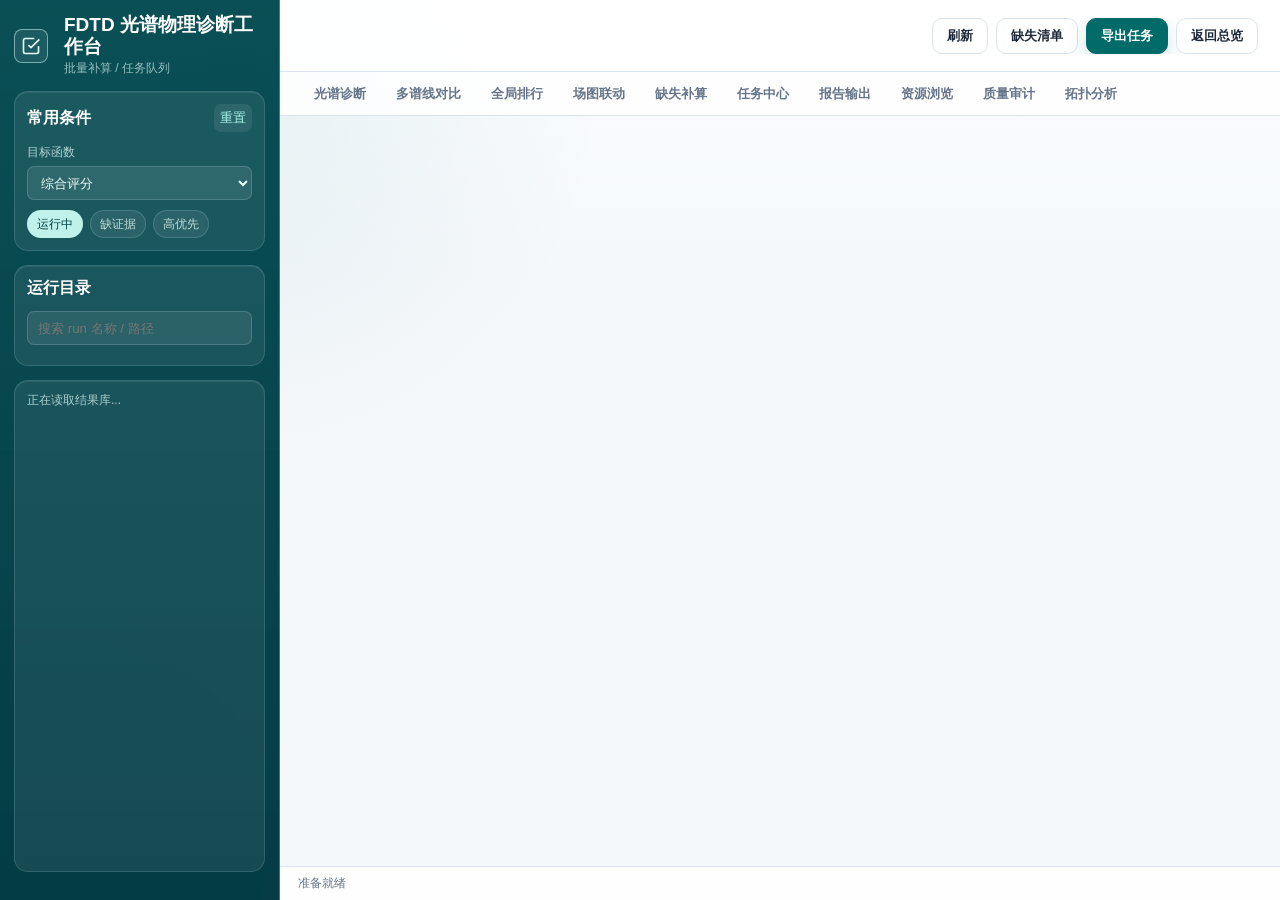
<file: 结果查看器_html/batch_recompute_center.html>
<!doctype html>
<html lang="zh-CN">
<head>
  <link rel="stylesheet" href="assets/vars.css">
  <link rel="stylesheet" href="assets/responsive.css">
<meta charset="utf-8">
  <meta name="viewport" content="width=device-width, initial-scale=1">
  <title>FDTD 光谱物理诊断工作台 - 任务中心</title>
  <script>window.__plotlyLoadFailed=false;window.loadPlotlyFallback=function(){window.__plotlyLoadFailed=true;};</script>
  <script defer src="assets/vendor/plotly-2.35.2.min.js" onerror="window.loadPlotlyFallback()"></script>
  <link rel="stylesheet" href="assets/ui-refactor.css">
  <link rel="stylesheet" href="assets/fdtd-workbench.css?v=20260518_svgfix">
</head>
<body class="fdtd-shell" data-page="batch_tasks">
  <div class="fdtd-workbench">
    <aside class="wb-sidebar">
      <div class="wb-brand"><div class="wb-logo"><svg viewBox="0 0 24 24"><path d="M9 11l3 3L22 4" fill="none" stroke="currentColor" stroke-width="2"/><path d="M21 12v7a2 2 0 0 1-2 2H5a2 2 0 0 1-2-2V5a2 2 0 0 1 2-2h11" fill="none" stroke="currentColor" stroke-width="2"/></svg></div><div><strong>FDTD 光谱物理诊断工作台</strong><span>批量补算 / 任务队列</span></div></div>
      <section class="wb-filter-card"><div class="wb-side-title">常用条件<button type="button">重置</button></div><div class="wb-filter-field"><label>目标函数</label><select id="targetMode"><option value="overall">综合评分</option><option value="fano">Fano</option><option value="q_mode">high-Q</option><option value="notch">notch</option></select></div><div class="wb-chip-row"><span class="wb-chip active">运行中</span><span class="wb-chip">缺证据</span><span class="wb-chip">高优先</span></div></section>
      <section class="wb-tree-card"><div class="wb-side-title">运行目录</div><div class="wb-tree-search"><input id="sideSearch" placeholder="搜索 run 名称 / 路径"></div><div class="wb-run-list" id="sideRunList"></div></section>
      <div class="wb-side-foot" id="sideFoot">正在读取结果库...</div>
    </aside>
    <section class="wb-stage">
      <header class="wb-topbar">
<div class="wb-breadcrumb" id="pageCrumb"></div><div class="wb-top-actions"><button class="wb-btn" id="refreshBtn" type="button">刷新</button><a class="wb-btn" href="/missing_data_repair_center.html">缺失清单</a><button class="wb-btn primary" id="exportSummaryBtn" type="button">导出任务</button><a class="wb-btn" href="/index.html">返回总览</a></div></header>
      <nav class="wb-tabs"><a href="/spectral_physics_diagnostics.html" data-nav="diagnostics">光谱诊断</a><a href="/spectral_compare.html" data-nav="compare">多谱线对比</a><a href="/global_spectral_leaderboard.html" data-nav="leaderboard">全局排行</a><a href="/field_phase_poynting_viewer.html" data-nav="field">场图联动</a><a href="/missing_data_repair_center.html" data-nav="missing">缺失补算</a><a href="/batch_recompute_center.html" data-nav="tasks">任务中心</a><a href="/report_preview_print.html" data-nav="report">报告输出</a><a href="/resource_file_browser.html" data-nav="resources">资源浏览</a><a href="/data_quality_audit.html" data-nav="quality">质量审计</a><a href="/topology_transition_analysis.html" data-nav="topology">拓扑分析</a></nav>
      <main class="wb-page-scroll" id="pageRoot"></main>
      <footer class="wb-status"><span id="statusLeft">准备就绪</span><span id="statusRight"></span></footer>
    </section>
  </div>
  <div class="wb-modal-layer" id="modalLayer"></div>
  <div class="wb-drawer-layer" id="drawerLayer"></div>
  <script defer src="assets/fdtd-page-suite.js?v=20260518_svgfix"></script>
</body>
</html>
</file>
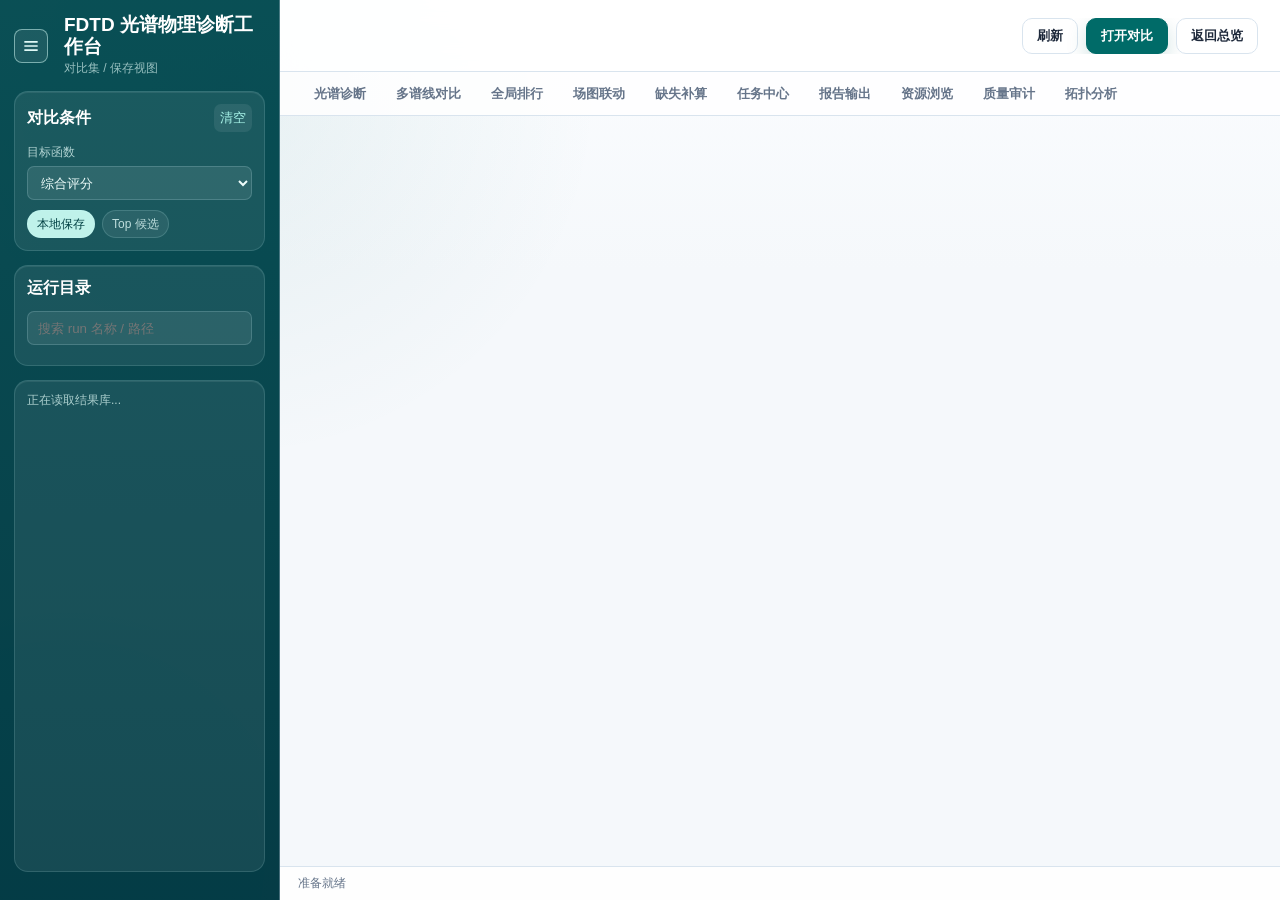
<file: 结果查看器_html/compare_set_manager.html>
<!doctype html>
<html lang="zh-CN">
<head>
  <link rel="stylesheet" href="assets/vars.css">
  <link rel="stylesheet" href="assets/responsive.css">
<meta charset="utf-8">
  <meta name="viewport" content="width=device-width, initial-scale=1">
  <title>FDTD 光谱物理诊断工作台 - 对比集管理</title>
  <script>window.__plotlyLoadFailed=false;window.loadPlotlyFallback=function(){window.__plotlyLoadFailed=true;};</script>
  <script defer src="assets/vendor/plotly-2.35.2.min.js" onerror="window.loadPlotlyFallback()"></script>
  <link rel="stylesheet" href="assets/ui-refactor.css">
  <link rel="stylesheet" href="assets/fdtd-workbench.css?v=20260518_svgfix">
</head>
<body class="fdtd-shell" data-page="compare_sets">
  <div class="fdtd-workbench">
    <aside class="wb-sidebar">
      <div class="wb-brand"><div class="wb-logo"><svg viewBox="0 0 24 24"><path d="M4 7h16M4 12h16M4 17h16" stroke="currentColor" stroke-width="2"/></svg></div><div><strong>FDTD 光谱物理诊断工作台</strong><span>对比集 / 保存视图</span></div></div>
      <section class="wb-filter-card"><div class="wb-side-title">对比条件<button type="button">清空</button></div><div class="wb-filter-field"><label>目标函数</label><select id="targetMode"><option value="overall">综合评分</option><option value="notch">notch</option><option value="passband">passband</option><option value="fano">Fano</option><option value="q_mode">high-Q</option></select></div><div class="wb-chip-row"><span class="wb-chip active">本地保存</span><span class="wb-chip">Top 候选</span></div></section>
      <section class="wb-tree-card"><div class="wb-side-title">运行目录</div><div class="wb-tree-search"><input id="sideSearch" placeholder="搜索 run 名称 / 路径"></div><div class="wb-run-list" id="sideRunList"></div></section>
      <div class="wb-side-foot" id="sideFoot">正在读取结果库...</div>
    </aside>
    <section class="wb-stage">
      <header class="wb-topbar">
<div class="wb-breadcrumb" id="pageCrumb"></div><div class="wb-top-actions"><button class="wb-btn" id="refreshBtn" type="button">刷新</button><a class="wb-btn primary" href="/spectral_compare.html">打开对比</a><a class="wb-btn" href="/index.html">返回总览</a></div></header>
      <nav class="wb-tabs"><a href="/spectral_physics_diagnostics.html" data-nav="diagnostics">光谱诊断</a><a href="/spectral_compare.html" data-nav="compare">多谱线对比</a><a href="/global_spectral_leaderboard.html" data-nav="leaderboard">全局排行</a><a href="/field_phase_poynting_viewer.html" data-nav="field">场图联动</a><a href="/missing_data_repair_center.html" data-nav="missing">缺失补算</a><a href="/batch_recompute_center.html" data-nav="tasks">任务中心</a><a href="/report_preview_print.html" data-nav="report">报告输出</a><a href="/resource_file_browser.html" data-nav="resources">资源浏览</a><a href="/data_quality_audit.html" data-nav="quality">质量审计</a><a href="/topology_transition_analysis.html" data-nav="topology">拓扑分析</a></nav>
      <main class="wb-page-scroll" id="pageRoot"></main>
      <footer class="wb-status"><span id="statusLeft">准备就绪</span><span id="statusRight"></span></footer>
    </section>
  </div>
  <div class="wb-modal-layer" id="modalLayer"></div>
  <div class="wb-drawer-layer" id="drawerLayer"></div>
  <script defer src="assets/fdtd-page-suite.js?v=20260518_svgfix"></script>
</body>
</html>
</file>
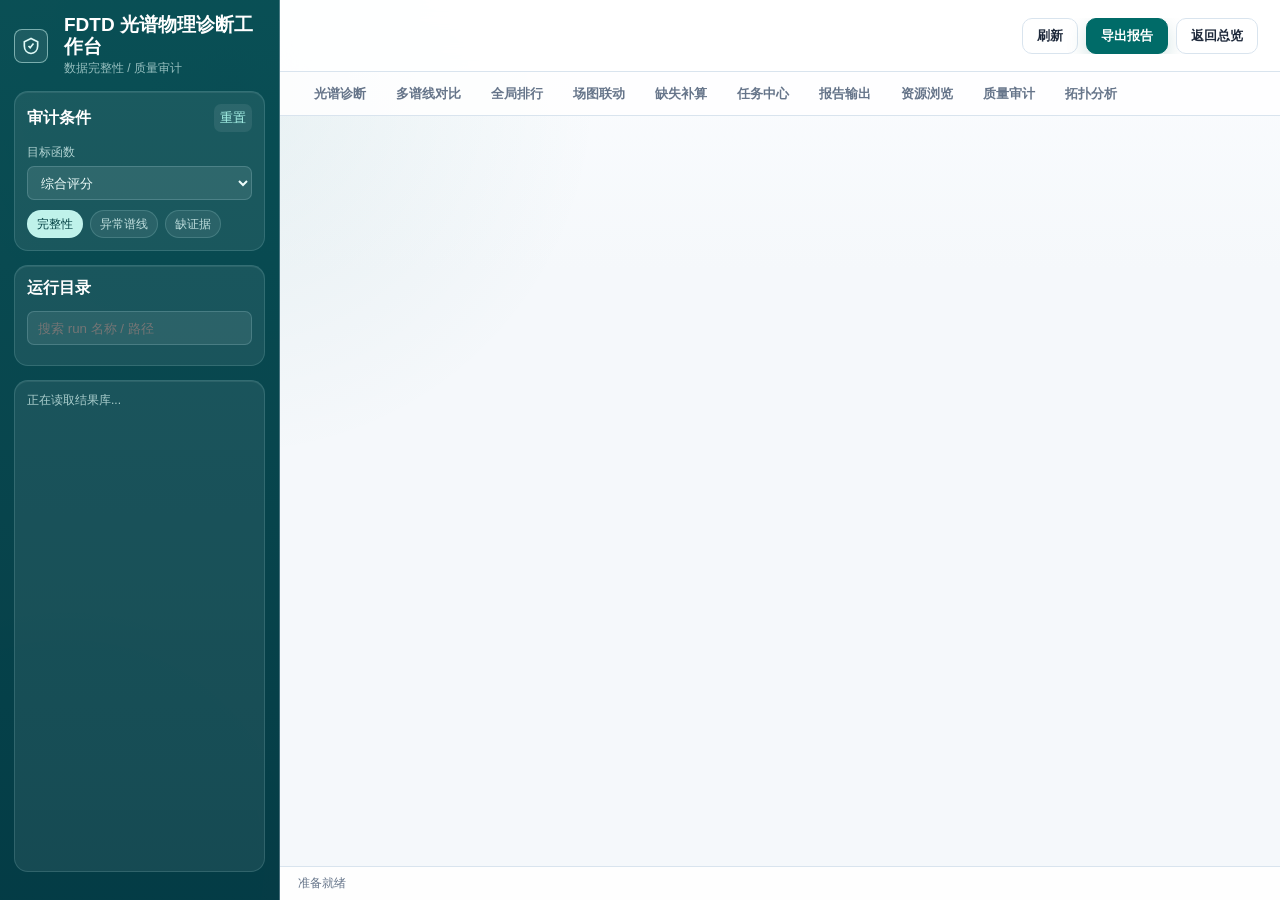
<file: 结果查看器_html/data_quality_audit.html>
<!doctype html>
<html lang="zh-CN">
<head>
  <link rel="stylesheet" href="assets/vars.css">
  <link rel="stylesheet" href="assets/responsive.css">
<meta charset="utf-8">
  <meta name="viewport" content="width=device-width, initial-scale=1">
  <title>FDTD 光谱物理诊断工作台 - 质量审计</title>
  <script>window.__plotlyLoadFailed=false;window.loadPlotlyFallback=function(){window.__plotlyLoadFailed=true;};</script>
  <script defer src="assets/vendor/plotly-2.35.2.min.js" onerror="window.loadPlotlyFallback()"></script>
  <link rel="stylesheet" href="assets/ui-refactor.css">
  <link rel="stylesheet" href="assets/fdtd-workbench.css?v=20260518_svgfix">
</head>
<body class="fdtd-shell" data-page="data_quality">
  <div class="fdtd-workbench">
    <aside class="wb-sidebar">
      <div class="wb-brand"><div class="wb-logo"><svg viewBox="0 0 24 24"><path d="M12 3 4 7v5c0 5 3.4 8.5 8 9 4.6-.5 8-4 8-9V7z" fill="none" stroke="currentColor" stroke-width="2"/><path d="m9 12 2 2 4-5" fill="none" stroke="currentColor" stroke-width="2"/></svg></div><div><strong>FDTD 光谱物理诊断工作台</strong><span>数据完整性 / 质量审计</span></div></div>
      <section class="wb-filter-card"><div class="wb-side-title">审计条件<button type="button">重置</button></div><div class="wb-filter-field"><label>目标函数</label><select id="targetMode"><option value="overall">综合评分</option><option value="notch">notch</option><option value="passband">passband</option><option value="fano">Fano</option><option value="q_mode">high-Q</option></select></div><div class="wb-chip-row"><span class="wb-chip active">完整性</span><span class="wb-chip">异常谱线</span><span class="wb-chip">缺证据</span></div></section>
      <section class="wb-tree-card"><div class="wb-side-title">运行目录</div><div class="wb-tree-search"><input id="sideSearch" placeholder="搜索 run 名称 / 路径"></div><div class="wb-run-list" id="sideRunList"></div></section>
      <div class="wb-side-foot" id="sideFoot">正在读取结果库...</div>
    </aside>
    <section class="wb-stage">
      <header class="wb-topbar">
<div class="wb-breadcrumb" id="pageCrumb"></div><div class="wb-top-actions"><button class="wb-btn" id="refreshBtn" type="button">刷新</button><button class="wb-btn primary" id="exportSummaryBtn" type="button">导出报告</button><a class="wb-btn" href="/index.html">返回总览</a></div></header>
      <nav class="wb-tabs"><a href="/spectral_physics_diagnostics.html" data-nav="diagnostics">光谱诊断</a><a href="/spectral_compare.html" data-nav="compare">多谱线对比</a><a href="/global_spectral_leaderboard.html" data-nav="leaderboard">全局排行</a><a href="/field_phase_poynting_viewer.html" data-nav="field">场图联动</a><a href="/missing_data_repair_center.html" data-nav="missing">缺失补算</a><a href="/batch_recompute_center.html" data-nav="tasks">任务中心</a><a href="/report_preview_print.html" data-nav="report">报告输出</a><a href="/resource_file_browser.html" data-nav="resources">资源浏览</a><a href="/data_quality_audit.html" data-nav="quality">质量审计</a><a href="/topology_transition_analysis.html" data-nav="topology">拓扑分析</a></nav>
      <main class="wb-page-scroll" id="pageRoot"></main>
      <footer class="wb-status"><span id="statusLeft">准备就绪</span><span id="statusRight"></span></footer>
    </section>
  </div>
  <div class="wb-modal-layer" id="modalLayer"></div>
  <div class="wb-drawer-layer" id="drawerLayer"></div>
  <script defer src="assets/fdtd-page-suite.js?v=20260518_svgfix"></script>
</body>
</html>
</file>
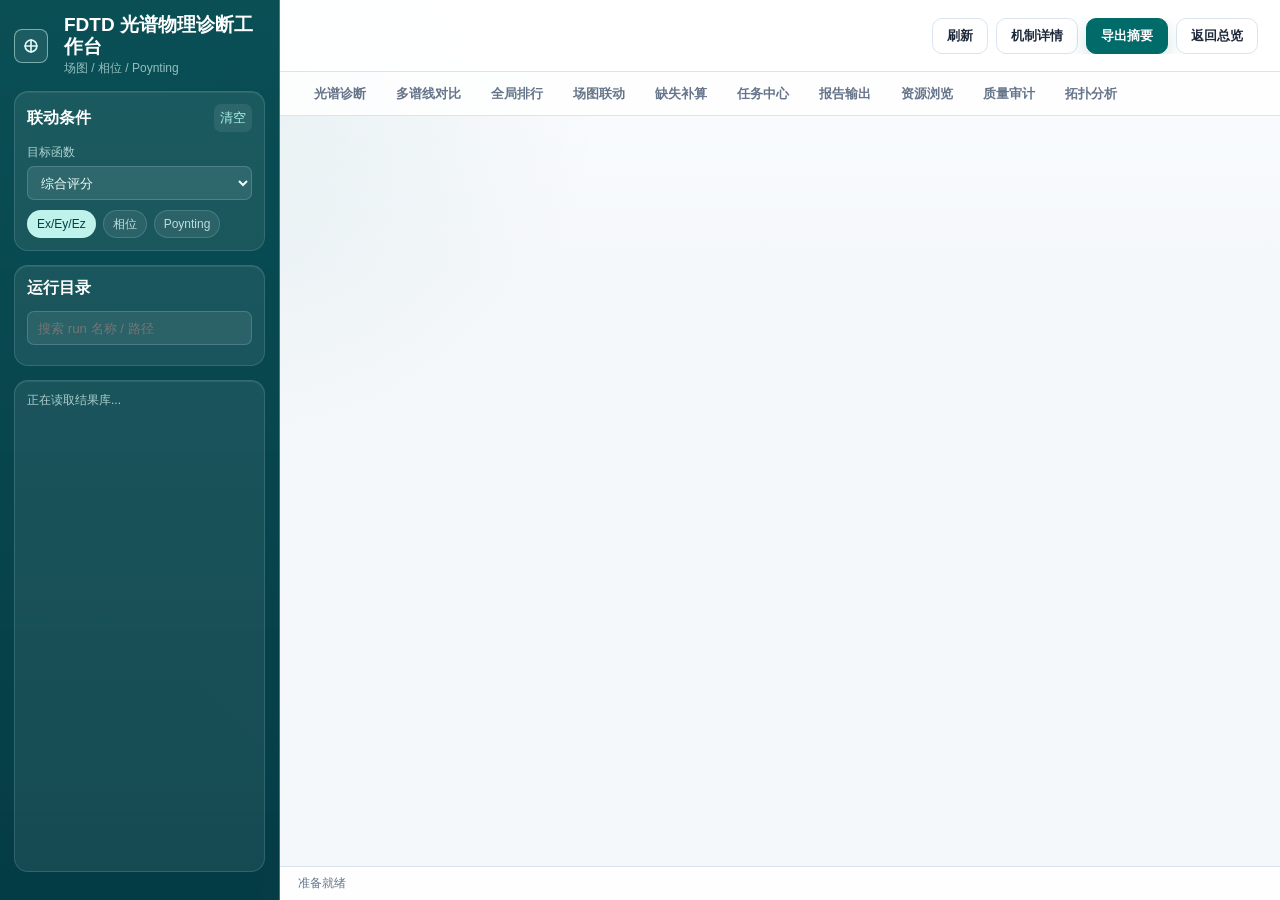
<file: 结果查看器_html/field_phase_poynting_viewer.html>
<!doctype html>
<html lang="zh-CN">
<head>
  <link rel="stylesheet" href="assets/vars.css">
  <link rel="stylesheet" href="assets/responsive.css">
<meta charset="utf-8">
  <meta name="viewport" content="width=device-width, initial-scale=1">
  <title>FDTD 光谱物理诊断工作台 - 场图联动</title>
  <script>window.__plotlyLoadFailed=false;window.loadPlotlyFallback=function(){window.__plotlyLoadFailed=true;};</script>
  <script defer src="assets/vendor/plotly-2.35.2.min.js" onerror="window.loadPlotlyFallback()"></script>
  <link rel="stylesheet" href="assets/ui-refactor.css">
  <link rel="stylesheet" href="assets/fdtd-workbench.css?v=20260518_svgfix">
</head>
<body class="fdtd-shell" data-page="field_viewer">
  <div class="fdtd-workbench">
    <aside class="wb-sidebar">
      <div class="wb-brand"><div class="wb-logo"><svg viewBox="0 0 24 24"><path d="M4 12h16M12 4v16" stroke="currentColor" stroke-width="2"/><circle cx="12" cy="12" r="7" fill="none" stroke="currentColor" stroke-width="2"/></svg></div><div><strong>FDTD 光谱物理诊断工作台</strong><span>场图 / 相位 / Poynting</span></div></div>
      <section class="wb-filter-card"><div class="wb-side-title">联动条件<button type="button">清空</button></div><div class="wb-filter-field"><label>目标函数</label><select id="targetMode"><option value="overall">综合评分</option><option value="fano">Fano</option><option value="q_mode">high-Q</option><option value="notch">notch</option><option value="passband">passband</option></select></div><div class="wb-chip-row"><span class="wb-chip active">Ex/Ey/Ez</span><span class="wb-chip">相位</span><span class="wb-chip">Poynting</span></div></section>
      <section class="wb-tree-card"><div class="wb-side-title">运行目录</div><div class="wb-tree-search"><input id="sideSearch" placeholder="搜索 run 名称 / 路径"></div><div class="wb-run-list" id="sideRunList"></div></section>
      <div class="wb-side-foot" id="sideFoot">正在读取结果库...</div>
    </aside>
    <section class="wb-stage">
      <header class="wb-topbar">
<div class="wb-breadcrumb" id="pageCrumb"></div><div class="wb-top-actions"><button class="wb-btn" id="refreshBtn" type="button">刷新</button><button class="wb-btn" id="mechanismBtn" type="button">机制详情</button><button class="wb-btn primary" id="exportSummaryBtn" type="button">导出摘要</button><a class="wb-btn" href="/index.html">返回总览</a></div></header>
      <nav class="wb-tabs"><a href="/spectral_physics_diagnostics.html" data-nav="diagnostics">光谱诊断</a><a href="/spectral_compare.html" data-nav="compare">多谱线对比</a><a href="/global_spectral_leaderboard.html" data-nav="leaderboard">全局排行</a><a href="/field_phase_poynting_viewer.html" data-nav="field">场图联动</a><a href="/missing_data_repair_center.html" data-nav="missing">缺失补算</a><a href="/batch_recompute_center.html" data-nav="tasks">任务中心</a><a href="/report_preview_print.html" data-nav="report">报告输出</a><a href="/resource_file_browser.html" data-nav="resources">资源浏览</a><a href="/data_quality_audit.html" data-nav="quality">质量审计</a><a href="/topology_transition_analysis.html" data-nav="topology">拓扑分析</a></nav>
      <main class="wb-page-scroll" id="pageRoot"></main>
      <footer class="wb-status"><span id="statusLeft">准备就绪</span><span id="statusRight"></span></footer>
    </section>
  </div>
  <div class="wb-modal-layer" id="modalLayer"></div>
  <div class="wb-drawer-layer" id="drawerLayer"></div>
  <script defer src="assets/fdtd-page-suite.js?v=20260518_svgfix"></script>
</body>
</html>
</file>
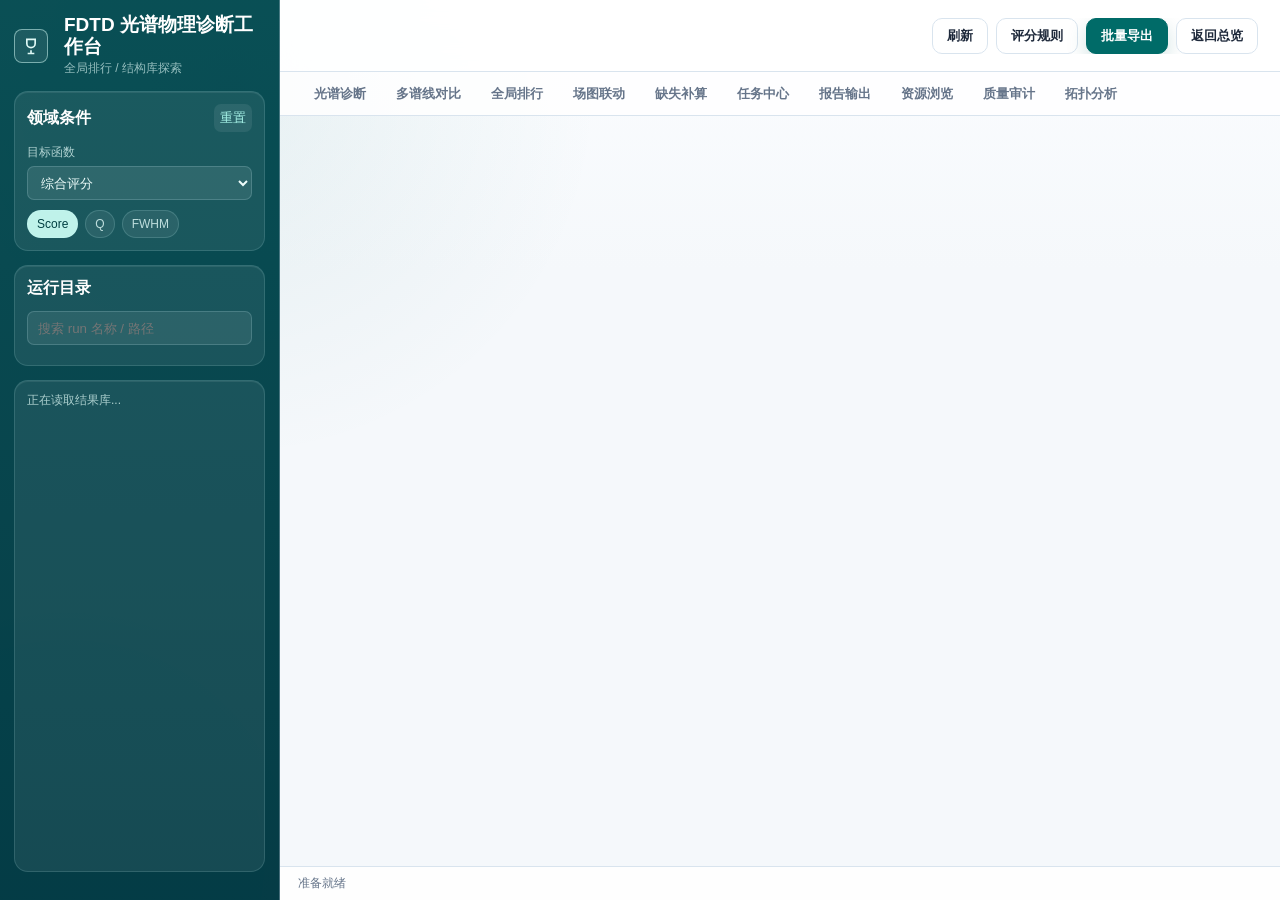
<file: 结果查看器_html/global_spectral_leaderboard.html>
<!doctype html>
<html lang="zh-CN">
<head>
  <link rel="stylesheet" href="assets/vars.css">
  <link rel="stylesheet" href="assets/responsive.css">
<meta charset="utf-8">
  <meta name="viewport" content="width=device-width, initial-scale=1">
  <title>FDTD 光谱物理诊断工作台 - 全局排行榜</title>
  <script>window.__plotlyLoadFailed=false;window.loadPlotlyFallback=function(){window.__plotlyLoadFailed=true;};</script>
  <script defer src="assets/vendor/plotly-2.35.2.min.js" onerror="window.loadPlotlyFallback()"></script>
  <link rel="stylesheet" href="assets/ui-refactor.css">
  <link rel="stylesheet" href="assets/fdtd-workbench.css?v=20260518_svgfix">
</head>
<body class="fdtd-shell" data-page="global_leaderboard">
  <div class="fdtd-workbench">
    <aside class="wb-sidebar">
      <div class="wb-brand"><div class="wb-logo"><svg viewBox="0 0 24 24"><path d="M8 21h8M12 17v4M7 4h10v5a5 5 0 0 1-10 0z" fill="none" stroke="currentColor" stroke-width="2"/></svg></div><div><strong>FDTD 光谱物理诊断工作台</strong><span>全局排行 / 结构库探索</span></div></div>
      <section class="wb-filter-card"><div class="wb-side-title">领域条件<button type="button">重置</button></div><div class="wb-filter-field"><label>目标函数</label><select id="targetMode"><option value="overall">综合评分</option><option value="notch">notch</option><option value="passband">passband</option><option value="fano">Fano</option><option value="q_mode">high-Q</option><option value="edge">edge</option><option value="broadband_high">宽带高透</option><option value="broadband_low">宽带低透</option><option value="flat">平坦</option></select></div><div class="wb-chip-row"><span class="wb-chip active">Score</span><span class="wb-chip">Q</span><span class="wb-chip">FWHM</span></div></section>
      <section class="wb-tree-card"><div class="wb-side-title">运行目录</div><div class="wb-tree-search"><input id="sideSearch" placeholder="搜索 run 名称 / 路径"></div><div class="wb-run-list" id="sideRunList"></div></section>
      <div class="wb-side-foot" id="sideFoot">正在读取结果库...</div>
    </aside>
    <section class="wb-stage">
      <header class="wb-topbar">
<div class="wb-breadcrumb" id="pageCrumb"></div><div class="wb-top-actions"><button class="wb-btn" id="refreshBtn" type="button">刷新</button><button class="wb-btn" id="configBtn" type="button">评分规则</button><button class="wb-btn primary" id="exportSummaryBtn" type="button">批量导出</button><a class="wb-btn" href="/index.html">返回总览</a></div></header>
      <nav class="wb-tabs"><a href="/spectral_physics_diagnostics.html" data-nav="diagnostics">光谱诊断</a><a href="/spectral_compare.html" data-nav="compare">多谱线对比</a><a href="/global_spectral_leaderboard.html" data-nav="leaderboard">全局排行</a><a href="/field_phase_poynting_viewer.html" data-nav="field">场图联动</a><a href="/missing_data_repair_center.html" data-nav="missing">缺失补算</a><a href="/batch_recompute_center.html" data-nav="tasks">任务中心</a><a href="/report_preview_print.html" data-nav="report">报告输出</a><a href="/resource_file_browser.html" data-nav="resources">资源浏览</a><a href="/data_quality_audit.html" data-nav="quality">质量审计</a><a href="/topology_transition_analysis.html" data-nav="topology">拓扑分析</a></nav>
      <main class="wb-page-scroll" id="pageRoot"></main>
      <footer class="wb-status"><span id="statusLeft">准备就绪</span><span id="statusRight"></span></footer>
    </section>
  </div>
  <div class="wb-modal-layer" id="modalLayer"></div>
  <div class="wb-drawer-layer" id="drawerLayer"></div>
  <script defer src="assets/fdtd-page-suite.js?v=20260518_svgfix"></script>
</body>
</html>
</file>
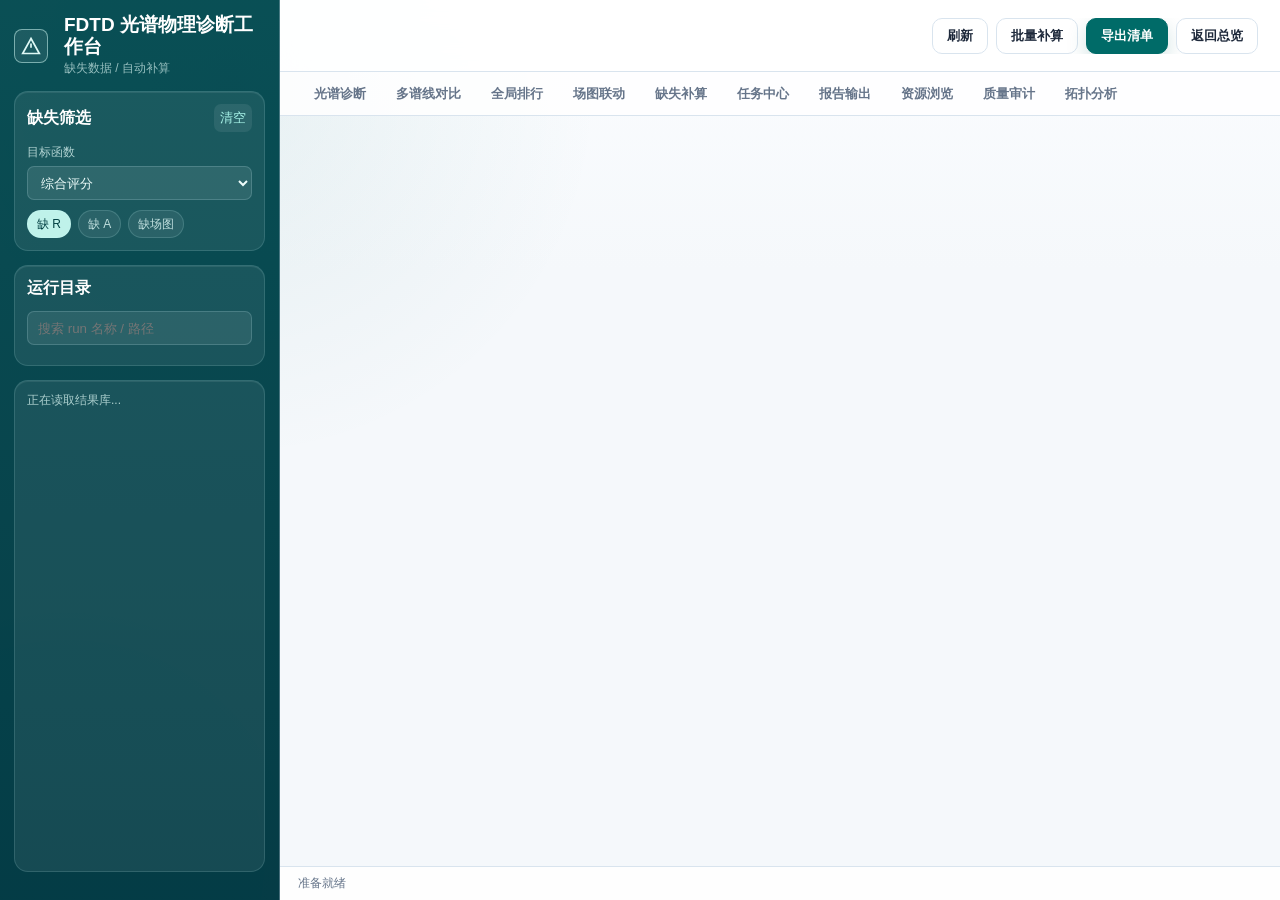
<file: 结果查看器_html/missing_data_repair_center.html>
<!doctype html>
<html lang="zh-CN">
<head>
  <link rel="stylesheet" href="assets/vars.css">
  <link rel="stylesheet" href="assets/responsive.css">
<meta charset="utf-8">
  <meta name="viewport" content="width=device-width, initial-scale=1">
  <title>FDTD 光谱物理诊断工作台 - 缺失补算</title>
  <script>window.__plotlyLoadFailed=false;window.loadPlotlyFallback=function(){window.__plotlyLoadFailed=true;};</script>
  <script defer src="assets/vendor/plotly-2.35.2.min.js" onerror="window.loadPlotlyFallback()"></script>
  <link rel="stylesheet" href="assets/ui-refactor.css">
  <link rel="stylesheet" href="assets/fdtd-workbench.css?v=20260518_svgfix">
</head>
<body class="fdtd-shell" data-page="missing_repair">
  <div class="fdtd-workbench">
    <aside class="wb-sidebar">
      <div class="wb-brand"><div class="wb-logo"><svg viewBox="0 0 24 24"><path d="m12 3 10 18H2z" fill="none" stroke="currentColor" stroke-width="2"/><path d="M12 9v5M12 18h.01" stroke="currentColor" stroke-width="2"/></svg></div><div><strong>FDTD 光谱物理诊断工作台</strong><span>缺失数据 / 自动补算</span></div></div>
      <section class="wb-filter-card"><div class="wb-side-title">缺失筛选<button type="button">清空</button></div><div class="wb-filter-field"><label>目标函数</label><select id="targetMode"><option value="overall">综合评分</option><option value="notch">notch</option><option value="passband">passband</option><option value="fano">Fano</option><option value="q_mode">high-Q</option></select></div><div class="wb-chip-row"><span class="wb-chip active">缺 R</span><span class="wb-chip">缺 A</span><span class="wb-chip">缺场图</span></div></section>
      <section class="wb-tree-card"><div class="wb-side-title">运行目录</div><div class="wb-tree-search"><input id="sideSearch" placeholder="搜索 run 名称 / 路径"></div><div class="wb-run-list" id="sideRunList"></div></section>
      <div class="wb-side-foot" id="sideFoot">正在读取结果库...</div>
    </aside>
    <section class="wb-stage">
      <header class="wb-topbar">
<div class="wb-breadcrumb" id="pageCrumb"></div><div class="wb-top-actions"><button class="wb-btn" id="refreshBtn" type="button">刷新</button><a class="wb-btn" href="/batch_recompute_center.html">批量补算</a><button class="wb-btn primary" id="exportSummaryBtn" type="button">导出清单</button><a class="wb-btn" href="/index.html">返回总览</a></div></header>
      <nav class="wb-tabs"><a href="/spectral_physics_diagnostics.html" data-nav="diagnostics">光谱诊断</a><a href="/spectral_compare.html" data-nav="compare">多谱线对比</a><a href="/global_spectral_leaderboard.html" data-nav="leaderboard">全局排行</a><a href="/field_phase_poynting_viewer.html" data-nav="field">场图联动</a><a href="/missing_data_repair_center.html" data-nav="missing">缺失补算</a><a href="/batch_recompute_center.html" data-nav="tasks">任务中心</a><a href="/report_preview_print.html" data-nav="report">报告输出</a><a href="/resource_file_browser.html" data-nav="resources">资源浏览</a><a href="/data_quality_audit.html" data-nav="quality">质量审计</a><a href="/topology_transition_analysis.html" data-nav="topology">拓扑分析</a></nav>
      <main class="wb-page-scroll" id="pageRoot"></main>
      <footer class="wb-status"><span id="statusLeft">准备就绪</span><span id="statusRight"></span></footer>
    </section>
  </div>
  <div class="wb-modal-layer" id="modalLayer"></div>
  <div class="wb-drawer-layer" id="drawerLayer"></div>
  <script defer src="assets/fdtd-page-suite.js?v=20260518_svgfix"></script>
</body>
</html>
</file>
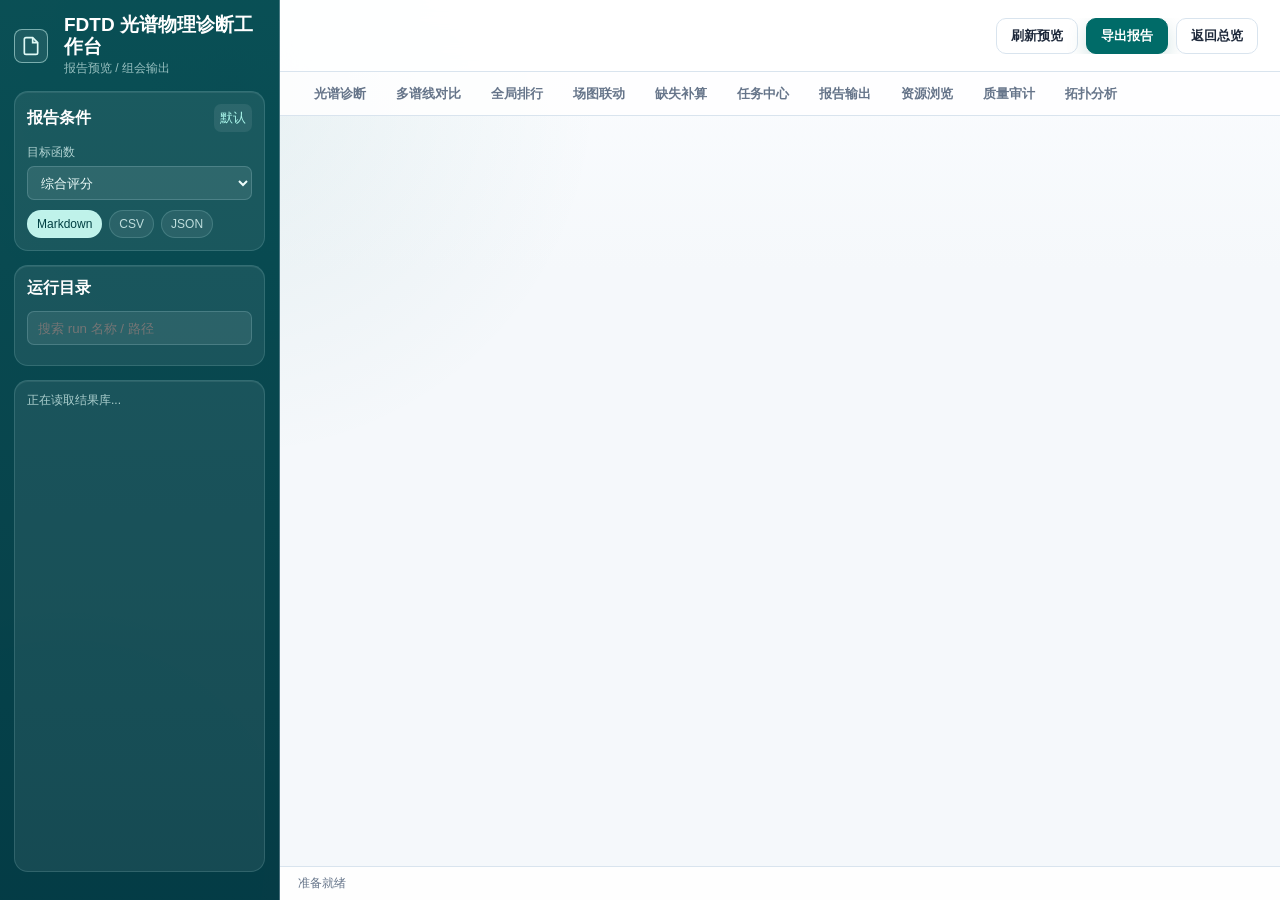
<file: 结果查看器_html/report_preview_print.html>
<!doctype html>
<html lang="zh-CN">
<head>
  <link rel="stylesheet" href="assets/vars.css">
  <link rel="stylesheet" href="assets/responsive.css">
<meta charset="utf-8">
  <meta name="viewport" content="width=device-width, initial-scale=1">
  <title>FDTD 光谱物理诊断工作台 - 报告预览</title>
  <script>window.__plotlyLoadFailed=false;window.loadPlotlyFallback=function(){window.__plotlyLoadFailed=true;};</script>
  <script defer src="assets/vendor/plotly-2.35.2.min.js" onerror="window.loadPlotlyFallback()"></script>
  <link rel="stylesheet" href="assets/ui-refactor.css">
  <link rel="stylesheet" href="assets/fdtd-workbench.css?v=20260518_svgfix">
</head>
<body class="fdtd-shell" data-page="report_preview">
  <div class="fdtd-workbench">
    <aside class="wb-sidebar">
      <div class="wb-brand"><div class="wb-logo"><svg viewBox="0 0 24 24"><path d="M14 2H6a2 2 0 0 0-2 2v16a2 2 0 0 0 2 2h12a2 2 0 0 0 2-2V8z" fill="none" stroke="currentColor" stroke-width="2"/><path d="M14 2v6h6" fill="none" stroke="currentColor" stroke-width="2"/></svg></div><div><strong>FDTD 光谱物理诊断工作台</strong><span>报告预览 / 组会输出</span></div></div>
      <section class="wb-filter-card"><div class="wb-side-title">报告条件<button type="button">默认</button></div><div class="wb-filter-field"><label>目标函数</label><select id="targetMode"><option value="overall">综合评分</option><option value="notch">notch</option><option value="passband">passband</option><option value="fano">Fano</option><option value="q_mode">high-Q</option></select></div><div class="wb-chip-row"><span class="wb-chip active">Markdown</span><span class="wb-chip">CSV</span><span class="wb-chip">JSON</span></div></section>
      <section class="wb-tree-card"><div class="wb-side-title">运行目录</div><div class="wb-tree-search"><input id="sideSearch" placeholder="搜索 run 名称 / 路径"></div><div class="wb-run-list" id="sideRunList"></div></section>
      <div class="wb-side-foot" id="sideFoot">正在读取结果库...</div>
    </aside>
    <section class="wb-stage">
      <header class="wb-topbar">
<div class="wb-breadcrumb" id="pageCrumb"></div><div class="wb-top-actions"><button class="wb-btn" id="refreshBtn" type="button">刷新预览</button><button class="wb-btn primary" id="exportSummaryBtn" type="button">导出报告</button><a class="wb-btn" href="/index.html">返回总览</a></div></header>
      <nav class="wb-tabs"><a href="/spectral_physics_diagnostics.html" data-nav="diagnostics">光谱诊断</a><a href="/spectral_compare.html" data-nav="compare">多谱线对比</a><a href="/global_spectral_leaderboard.html" data-nav="leaderboard">全局排行</a><a href="/field_phase_poynting_viewer.html" data-nav="field">场图联动</a><a href="/missing_data_repair_center.html" data-nav="missing">缺失补算</a><a href="/batch_recompute_center.html" data-nav="tasks">任务中心</a><a href="/report_preview_print.html" data-nav="report">报告输出</a><a href="/resource_file_browser.html" data-nav="resources">资源浏览</a><a href="/data_quality_audit.html" data-nav="quality">质量审计</a><a href="/topology_transition_analysis.html" data-nav="topology">拓扑分析</a></nav>
      <main class="wb-page-scroll" id="pageRoot"></main>
      <footer class="wb-status"><span id="statusLeft">准备就绪</span><span id="statusRight"></span></footer>
    </section>
  </div>
  <div class="wb-modal-layer" id="modalLayer"></div>
  <div class="wb-drawer-layer" id="drawerLayer"></div>
  <script defer src="assets/fdtd-page-suite.js?v=20260518_svgfix"></script>
</body>
</html>
</file>
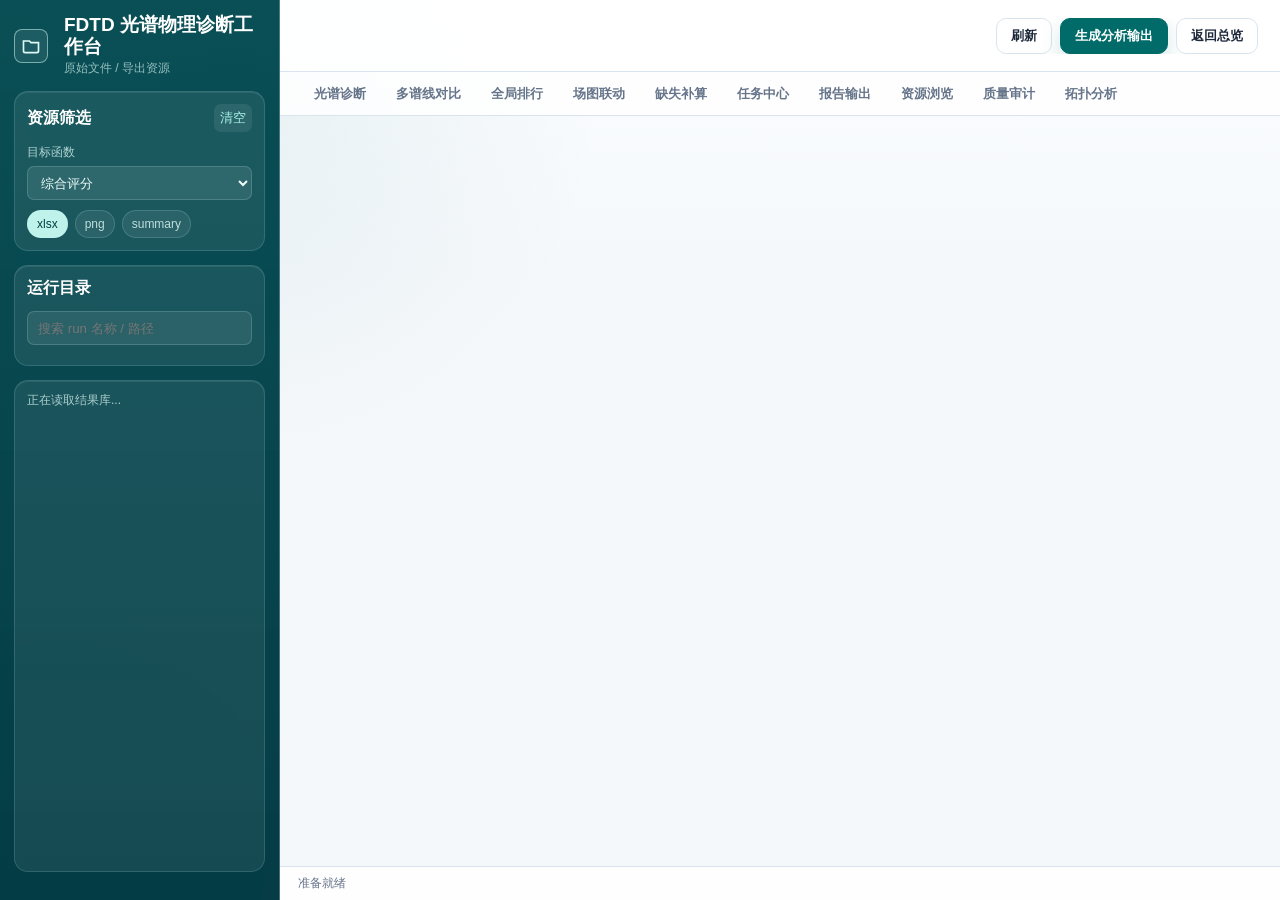
<file: 结果查看器_html/resource_file_browser.html>
<!doctype html>
<html lang="zh-CN">
<head>
  <link rel="stylesheet" href="assets/vars.css">
  <link rel="stylesheet" href="assets/responsive.css">
<meta charset="utf-8">
  <meta name="viewport" content="width=device-width, initial-scale=1">
  <title>FDTD 光谱物理诊断工作台 - 资源浏览器</title>
  <script>window.__plotlyLoadFailed=false;window.loadPlotlyFallback=function(){window.__plotlyLoadFailed=true;};</script>
  <script defer src="assets/vendor/plotly-2.35.2.min.js" onerror="window.loadPlotlyFallback()"></script>
  <link rel="stylesheet" href="assets/ui-refactor.css">
  <link rel="stylesheet" href="assets/fdtd-workbench.css?v=20260518_svgfix">
</head>
<body class="fdtd-shell" data-page="resource_browser">
  <div class="fdtd-workbench">
    <aside class="wb-sidebar">
      <div class="wb-brand"><div class="wb-logo"><svg viewBox="0 0 24 24"><path d="M3 6h7l2 2h9v10a2 2 0 0 1-2 2H5a2 2 0 0 1-2-2z" fill="none" stroke="currentColor" stroke-width="2"/></svg></div><div><strong>FDTD 光谱物理诊断工作台</strong><span>原始文件 / 导出资源</span></div></div>
      <section class="wb-filter-card"><div class="wb-side-title">资源筛选<button type="button">清空</button></div><div class="wb-filter-field"><label>目标函数</label><select id="targetMode"><option value="overall">综合评分</option><option value="notch">notch</option><option value="passband">passband</option><option value="fano">Fano</option><option value="q_mode">high-Q</option></select></div><div class="wb-chip-row"><span class="wb-chip active">xlsx</span><span class="wb-chip">png</span><span class="wb-chip">summary</span></div></section>
      <section class="wb-tree-card"><div class="wb-side-title">运行目录</div><div class="wb-tree-search"><input id="sideSearch" placeholder="搜索 run 名称 / 路径"></div><div class="wb-run-list" id="sideRunList"></div></section>
      <div class="wb-side-foot" id="sideFoot">正在读取结果库...</div>
    </aside>
    <section class="wb-stage">
      <header class="wb-topbar">
<div class="wb-breadcrumb" id="pageCrumb"></div><div class="wb-top-actions"><button class="wb-btn" id="refreshBtn" type="button">刷新</button><button class="wb-btn primary" id="exportSummaryBtn" type="button">生成分析输出</button><a class="wb-btn" href="/index.html">返回总览</a></div></header>
      <nav class="wb-tabs"><a href="/spectral_physics_diagnostics.html" data-nav="diagnostics">光谱诊断</a><a href="/spectral_compare.html" data-nav="compare">多谱线对比</a><a href="/global_spectral_leaderboard.html" data-nav="leaderboard">全局排行</a><a href="/field_phase_poynting_viewer.html" data-nav="field">场图联动</a><a href="/missing_data_repair_center.html" data-nav="missing">缺失补算</a><a href="/batch_recompute_center.html" data-nav="tasks">任务中心</a><a href="/report_preview_print.html" data-nav="report">报告输出</a><a href="/resource_file_browser.html" data-nav="resources">资源浏览</a><a href="/data_quality_audit.html" data-nav="quality">质量审计</a><a href="/topology_transition_analysis.html" data-nav="topology">拓扑分析</a></nav>
      <main class="wb-page-scroll" id="pageRoot"></main>
      <footer class="wb-status"><span id="statusLeft">准备就绪</span><span id="statusRight"></span></footer>
    </section>
  </div>
  <div class="wb-modal-layer" id="modalLayer"></div>
  <div class="wb-drawer-layer" id="drawerLayer"></div>
  <script defer src="assets/fdtd-page-suite.js?v=20260518_svgfix"></script>
</body>
</html>
</file>
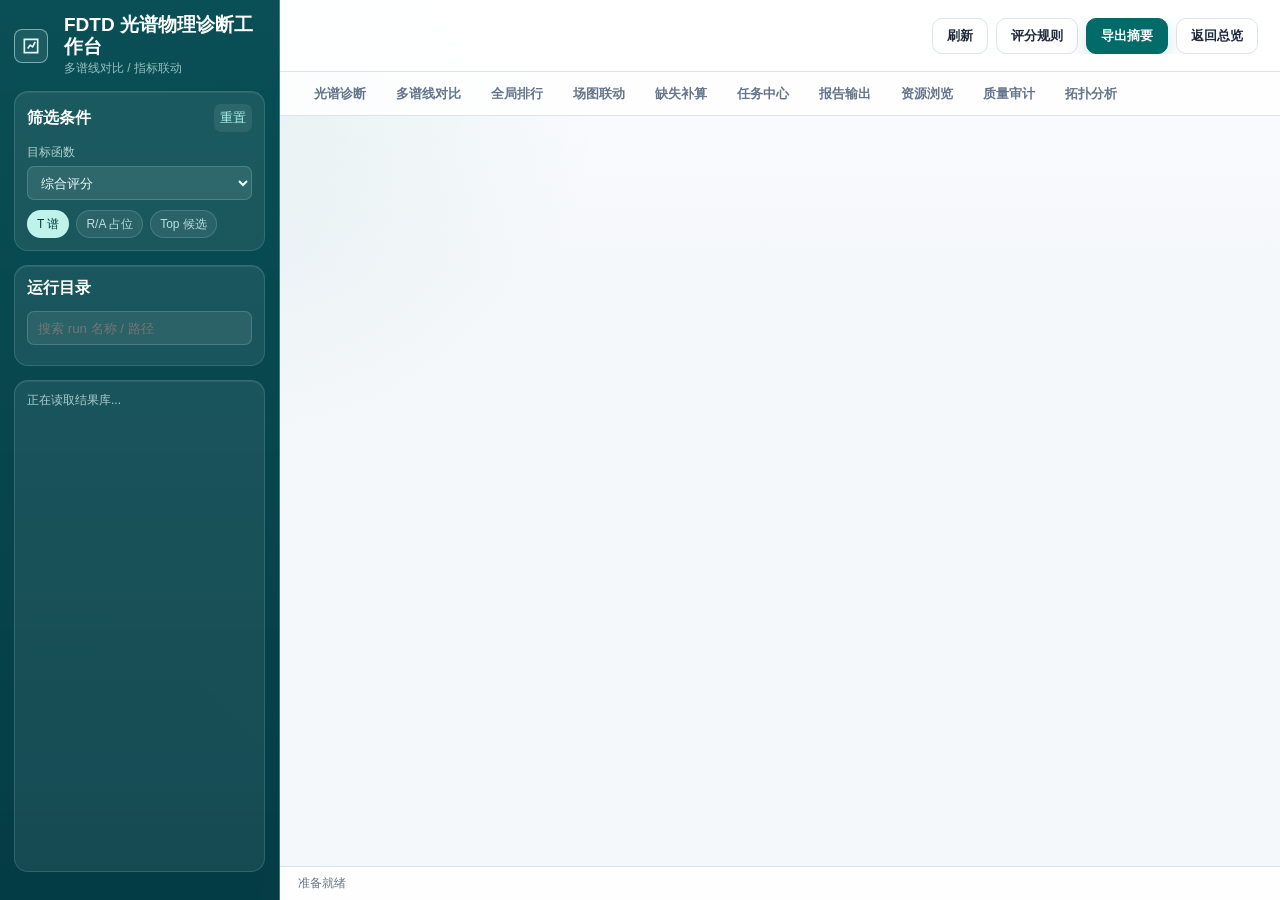
<file: 结果查看器_html/spectral_compare.html>
<!doctype html>
<html lang="zh-CN">
<head>
  <link rel="stylesheet" href="assets/vars.css">
  <link rel="stylesheet" href="assets/responsive.css">
<meta charset="utf-8">
  <meta name="viewport" content="width=device-width, initial-scale=1">
  <title>FDTD 光谱物理诊断工作台 - 多谱线对比</title>
  <script>
    window.__plotlyLoadFailed = false;
    window.loadPlotlyFallback = function () { window.__plotlyLoadFailed = true; };
  </script>
  <script defer src="assets/vendor/plotly-2.35.2.min.js" onerror="window.loadPlotlyFallback()"></script>
  <link rel="stylesheet" href="assets/ui-refactor.css">
  <link rel="stylesheet" href="assets/fdtd-workbench.css?v=20260518_svgfix">
</head>
<body class="fdtd-shell" data-page="spectral_compare">
  <div class="fdtd-workbench">
    <aside class="wb-sidebar">
      <div class="wb-brand"><div class="wb-logo"><svg viewBox="0 0 24 24"><path d="M4 4h16v16H4z" fill="none" stroke="currentColor" stroke-width="2"/><path d="M8 15l3-4 3 2 3-6" fill="none" stroke="currentColor" stroke-width="2"/></svg></div><div><strong>FDTD 光谱物理诊断工作台</strong><span>多谱线对比 / 指标联动</span></div></div>
      <section class="wb-filter-card"><div class="wb-side-title">筛选条件<button type="button" id="resetFilters">重置</button></div><div class="wb-filter-field"><label>目标函数</label><select id="targetMode"><option value="overall">综合评分</option><option value="notch">notch</option><option value="passband">passband</option><option value="fano">Fano</option><option value="q_mode">high-Q</option><option value="edge">edge</option><option value="broadband_high">宽带高透</option><option value="broadband_low">宽带低透</option><option value="flat">平坦</option></select></div><div class="wb-chip-row"><span class="wb-chip active">T 谱</span><span class="wb-chip">R/A 占位</span><span class="wb-chip">Top 候选</span></div></section>
      <section class="wb-tree-card"><div class="wb-side-title">运行目录</div><div class="wb-tree-search"><input id="sideSearch" placeholder="搜索 run 名称 / 路径"></div><div class="wb-run-list" id="sideRunList"></div></section>
      <div class="wb-side-foot" id="sideFoot">正在读取结果库...</div>
    </aside>
    <section class="wb-stage">
      <header class="wb-topbar">
<div class="wb-breadcrumb" id="pageCrumb"></div><div class="wb-top-actions"><button class="wb-btn" id="refreshBtn" type="button">刷新</button><button class="wb-btn" id="configBtn" type="button">评分规则</button><button class="wb-btn primary" id="exportSummaryBtn" type="button">导出摘要</button><a class="wb-btn" href="/index.html">返回总览</a></div></header>
      <nav class="wb-tabs"><a href="/spectral_physics_diagnostics.html" data-nav="diagnostics">光谱诊断</a><a href="/spectral_compare.html" data-nav="compare">多谱线对比</a><a href="/global_spectral_leaderboard.html" data-nav="leaderboard">全局排行</a><a href="/field_phase_poynting_viewer.html" data-nav="field">场图联动</a><a href="/missing_data_repair_center.html" data-nav="missing">缺失补算</a><a href="/batch_recompute_center.html" data-nav="tasks">任务中心</a><a href="/report_preview_print.html" data-nav="report">报告输出</a><a href="/resource_file_browser.html" data-nav="resources">资源浏览</a><a href="/data_quality_audit.html" data-nav="quality">质量审计</a><a href="/topology_transition_analysis.html" data-nav="topology">拓扑分析</a></nav>
      <main class="wb-page-scroll" id="pageRoot"></main>
      <footer class="wb-status"><span id="statusLeft">准备就绪</span><span id="statusRight"></span></footer>
    </section>
  </div>
  <div class="wb-modal-layer" id="modalLayer"></div>
  <div class="wb-drawer-layer" id="drawerLayer"></div>
  <script defer src="assets/fdtd-page-suite.js?v=20260518_svgfix"></script>
</body>
</html>
</file>
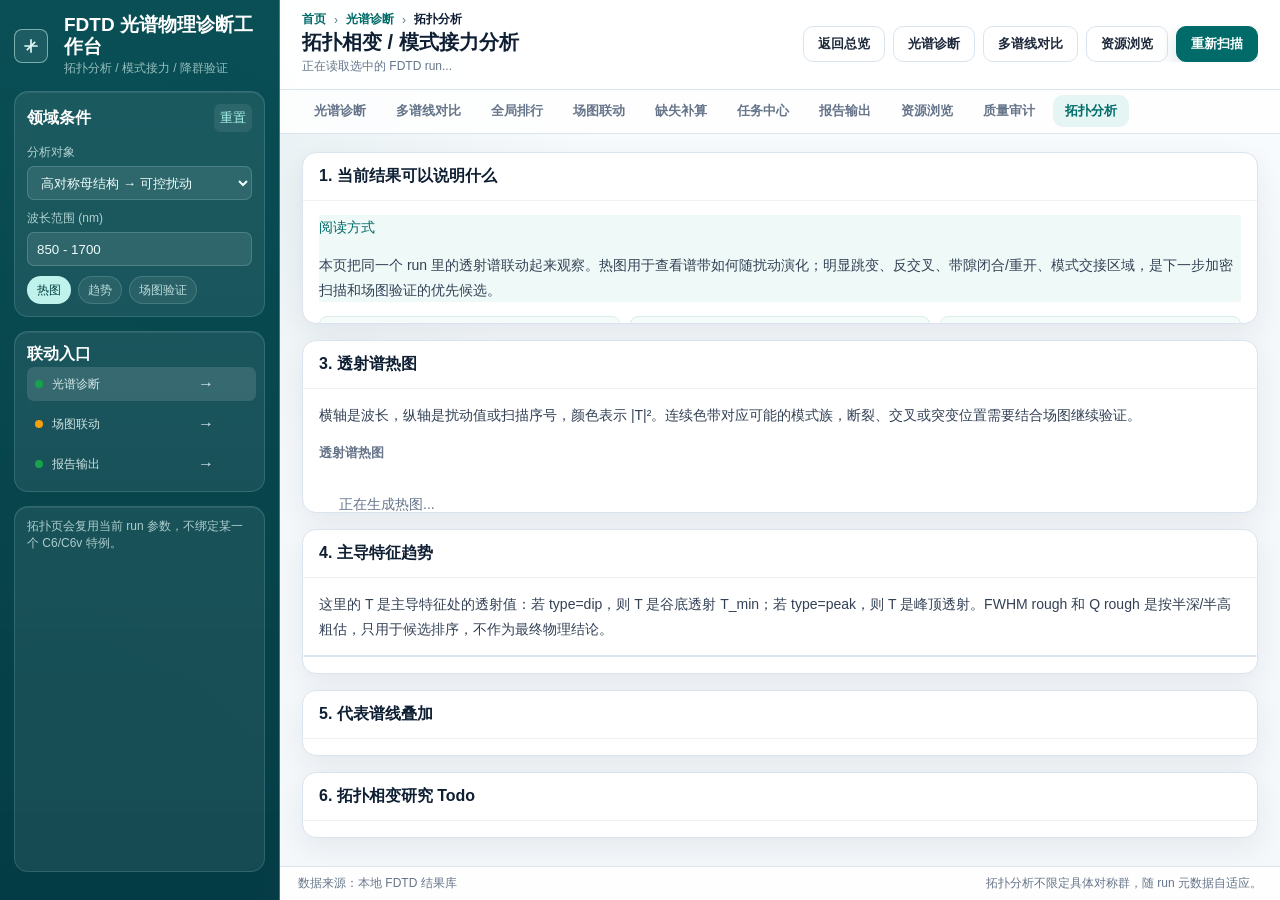
<file: 结果查看器_html/topology_transition_analysis.html>
<!doctype html>
<html lang="zh-CN">
<head>
  <link rel="stylesheet" href="assets/vars.css">
  <link rel="stylesheet" href="assets/responsive.css">
<meta charset="utf-8">
<meta name="viewport" content="width=device-width, initial-scale=1">
<title>FDTD 拓扑相变分析</title>
<style>
.topology-main {
  display: grid;
  gap: 16px;
  align-content: start;
  font-family: var(--font-sans);
}
.topology-main .section {
  border-radius: 8px;
}
.topology-main .section h2 {
  font-size: 15px;
  letter-spacing: 0;
}
.chart-title {
  display: flex;
  justify-content: space-between;
  gap: 12px;
  color: var(--wb-muted);
  font-size: 13px;
  margin-bottom: 8px;
}
canvas {
  width: 100%;
  min-height: 260px;
  max-height: 520px;
  display: block;
  border-radius: 8px;
  background: #fff;
}
.axis { stroke: #94a3b8; stroke-width: 1; }
.grid-line { stroke: #e2e8f0; stroke-width: 1; }
.badge {
  display: inline-flex;
  align-items: center;
  min-height: 24px;
  border-radius: 999px;
  padding: 3px 9px;
  font-size: 12px;
  font-weight: 700;
}
.badge.good { background: var(--wb-success-soft); color: #0f766e; }
.badge.bad { background: var(--wb-danger-soft); color: #991b1b; }
.badge.warn { background: var(--wb-warning-soft); color: #92400e; }
.loading {
  color: var(--wb-muted);
  padding: 20px;
  line-height: 1.7;
}
.topology-guide {
  display: grid;
  grid-template-columns: repeat(3, minmax(0, 1fr));
  gap: 10px;
  margin: 12px 16px 0;
}
.topology-guide div {
  border: 1px solid #d8eee9;
  border-radius: 8px;
  background: #f4fbfa;
  padding: 10px 12px;
}
.topology-guide b {
  display: block;
  color: #063f3e;
  margin-bottom: 4px;
}
.topology-guide span {
  color: #52677b;
  font-size: 13px;
  line-height: 1.55;
}
.todo {
  display: grid;
  gap: 10px;
}
.todo-row {
  display: grid;
  grid-template-columns: 34px minmax(0, 1fr) auto;
  align-items: center;
  gap: 12px;
  padding: 12px;
  border: 1px solid var(--wb-line);
  border-radius: 8px;
  background: #fff;
}
.todo-row b {
  display: inline-grid;
  place-items: center;
  width: 30px;
  height: 30px;
  border-radius: 999px;
  background: var(--wb-primary-soft);
  color: var(--wb-primary);
}
.todo-row span {
  min-width: 0;
  color: #334155;
  font-size: 13px;
  line-height: 1.55;
}
.plot-wrap svg {
  width: 100%;
  min-height: 280px;
  display: block;
}
</style>
<link rel="stylesheet" href="assets/ui-refactor.css">
<link rel="stylesheet" href="assets/fdtd-workbench.css?v=20260518_svgfix">
</head>
<body class="fdtd-shell topology-page" data-page="topology_analysis">
<div class="fdtd-workbench">
  <aside class="wb-sidebar">
    <div class="wb-brand">
      <div class="wb-logo">
        <svg viewBox="0 0 24 24" aria-hidden="true"><path d="M4 12h16M12 4v16" stroke="currentColor" stroke-width="2" fill="none"/><path d="m7 17 10-10" stroke="currentColor" stroke-width="2" fill="none"/></svg>
      </div>
      <div>
        <strong>FDTD 光谱物理诊断工作台</strong>
        <span>拓扑分析 / 模式接力 / 降群验证</span>
      </div>
    </div>
    <section class="wb-filter-card">
      <div class="wb-side-title">领域条件<button type="button" id="sidebarResetBtn">重置</button></div>
      <div class="wb-filter-field">
        <label>分析对象</label>
        <select>
          <option>高对称母结构 → 可控扰动</option>
          <option>BZF / 超晶胞折叠</option>
          <option>模式接力趋势</option>
        </select>
      </div>
      <div class="wb-filter-field">
        <label>波长范围 (nm)</label>
        <input value="850 - 1700" aria-label="波长范围">
      </div>
      <div class="wb-chip-row">
        <span class="wb-chip active">热图</span>
        <span class="wb-chip">趋势</span>
        <span class="wb-chip">场图验证</span>
      </div>
    </section>
    <section class="wb-tree-card">
      <div class="wb-side-title">联动入口</div>
      <div class="wb-run-list">
        <a class="wb-run-item active" id="sideSpectralDiagLink" href="/spectral_physics_diagnostics.html"><span class="wb-run-dot"></span><span class="wb-run-name">光谱诊断</span><span>→</span></a>
        <a class="wb-run-item" id="sideFieldLink" href="/field_phase_poynting_viewer.html"><span class="wb-run-dot warn"></span><span class="wb-run-name">场图联动</span><span>→</span></a>
        <a class="wb-run-item" id="sideReportLink" href="/report_preview_print.html"><span class="wb-run-dot"></span><span class="wb-run-name">报告输出</span><span>→</span></a>
      </div>
    </section>
    <div class="wb-side-foot">拓扑页会复用当前 run 参数，不绑定某一个 C6/C6v 特例。</div>
  </aside>

  <section class="wb-stage">
    <header class="wb-topbar">
<div class="wb-title-block">
        <div class="wb-breadcrumb"><a href="/index.html">&#39318;&#39029;</a> <span>&#8250;</span> <a href="/global_spectral_leaderboard.html">&#20809;&#35889;&#35786;&#26029;</a> <span>&#8250;</span> <b>&#25299;&#25169;&#20998;&#26512;</b></div>
        <h1 id="title">拓扑相变 / 模式接力分析</h1>
        <p id="subtitle">正在读取选中的 FDTD run...</p>
        <div class="wb-chip-row hero-meta" id="heroMeta"></div>
      </div>
      <div class="wb-top-actions">
        <a class="wb-btn" href="/index.html">返回总览</a>
        <a class="wb-btn" id="spectralDiagLink" href="/spectral_physics_diagnostics.html">光谱诊断</a>
        <a class="wb-btn" id="compareLink" href="/spectral_compare.html">多谱线对比</a>
        <a class="wb-btn" id="resourceLink" href="/resource_file_browser.html">资源浏览</a>
        <button class="wb-btn primary" id="reloadBtn" type="button">重新扫描</button>
      </div>
    </header>

    <nav class="wb-tabs"><a href="/spectral_physics_diagnostics.html" data-nav="diagnostics">光谱诊断</a><a href="/spectral_compare.html" data-nav="compare">多谱线对比</a><a href="/global_spectral_leaderboard.html" data-nav="leaderboard">全局排行</a><a href="/field_phase_poynting_viewer.html" data-nav="field">场图联动</a><a href="/missing_data_repair_center.html" data-nav="missing">缺失补算</a><a href="/batch_recompute_center.html" data-nav="tasks">任务中心</a><a href="/report_preview_print.html" data-nav="report">报告输出</a><a href="/resource_file_browser.html" data-nav="resources">资源浏览</a><a href="/data_quality_audit.html" data-nav="quality">质量审计</a><a class="active" href="/topology_transition_analysis.html" data-nav="topology">拓扑分析</a></nav>

    <main class="wb-page-scroll topology-main">
  <section class="section">
    <h2>1. 当前结果可以说明什么</h2>
    <div class="kpis" id="kpis"></div>
    <div class="insight-box">
      <div class="label">阅读方式</div>
      <p id="mainInsight">本页把同一个 run 里的透射谱联动起来观察。热图用于查看谱带如何随扰动演化；明显跳变、反交叉、带隙闭合/重开、模式交接区域，是下一步加密扫描和场图验证的优先候选。</p>
    </div>
    <div class="topology-guide">
      <div><b>先看热图</b><span>找连续谱带、断裂、反交叉和突变区间。</span></div>
      <div><b>再看趋势</b><span>用主导特征波长和 rough Q 判断是否需要加密扫描。</span></div>
      <div><b>最后验证</b><span>进入场图/相位/Poynting 页面补证据链。</span></div>
    </div>
  </section>

  <section class="section" id="bzfSection" style="display:none">
    <h2>2. BZF 检查：simple-copy 基线与真实扰动</h2>
    <div id="bzfCard" class="insight-box"></div>
    <div class="plot-wrap" id="bzfSketch"></div>
  </section>

  <section class="section">
    <h2>3. 透射谱热图</h2>
    <p>横轴是波长，纵轴是扰动值或扫描序号，颜色表示 |T|²。连续色带对应可能的模式族，断裂、交叉或突变位置需要结合场图继续验证。</p>
    <div class="plot-wrap">
      <div class="chart-title"><strong id="heatmapTitle">透射谱热图</strong><span id="heatmapScale"></span></div>
      <div id="heatmap" class="loading">正在生成热图...</div>
    </div>
  </section>

  <section class="section">
    <h2>4. 主导特征趋势</h2>
    <p>这里的 T 是主导特征处的透射值：若 type=dip，则 T 是谷底透射 T_min；若 type=peak，则 T 是峰顶透射。FWHM rough 和 Q rough 是按半深/半高粗估，只用于候选排序，不作为最终物理结论。</p>
    <div class="plot-wrap" id="featurePlot"></div>
    <div class="table-wrap" id="featureTable"></div>
  </section>

  <section class="section">
    <h2>5. 代表谱线叠加</h2>
    <div class="plot-wrap" id="overlayPlot"></div>
  </section>

  <section class="section">
    <h2>6. 拓扑相变研究 Todo</h2>
    <div class="todo" id="todoList"></div>
  </section>
    </main>
    <footer class="wb-status"><span>数据来源：本地 FDTD 结果库</span><span>拓扑分析不限定具体对称群，随 run 元数据自适应。</span></footer>
  </section>
</div>

<script>
const $ = id => document.getElementById(id);
const esc = v => String(v &#39318;&#39029; '').replace(/[&<>"']/g, c => ({'&':'&amp;','<':'&lt;','>':'&gt;','"':'&quot;',"'":'&#39;'}[c]));
const fmt = (v, d=3) => { const n = Number(v); return Number.isFinite(n) ? n.toFixed(d).replace(/\.?0+$/,'') : '-'; };
const qs = new URLSearchParams(location.search);
const state = { runId: qs.get('run_id') || '', data: null, run: null, spectra: [] };
function setMainEmpty(message) {
  const main = document.querySelector('.topology-main') || document.querySelector('.wb-page-scroll');
  if (main) main.innerHTML = `<section class="section"><div class="loading">${message}</div></section>`;
}
async function fetchJson(url) {
  const res = await fetch(url);
  const data = await res.json().catch(() => ({}));
  if (!res.ok || data.ok === false) throw new Error(data.error || `${res.status} ${res.statusText}`);
  return data;
}
function runParts(run) {
  const parts = String(run?.relative_path || run?.name || '').split(/[\\/]/).filter(Boolean);
  const resultIndex = parts.lastIndexOf('results');
  return {
    mother: resultIndex >= 1 ? parts[resultIndex - 1] : (run?.group || '').split('/').pop()?.trim() || '',
    perturbation: resultIndex >= 0 && parts[resultIndex + 1] ? parts[resultIndex + 1] : (run?.perturbation || ''),
    runName: run?.name || parts.at(-1) || '',
  };
}
function runDisplayName(run) {
  const parts = runParts(run);
  return [parts.mother, parts.perturbation, parts.runName].filter(Boolean).join(' / ') || run?.name || 'Selected run';
}
if (state.runId) {
  $('spectralDiagLink').href = `/spectral_physics_diagnostics.html?run_id=${encodeURIComponent(state.runId)}`;
  $('compareLink').href = `/spectral_compare.html?run_id=${encodeURIComponent(state.runId)}`;
  $('resourceLink').href = `/resource_file_browser.html?run_id=${encodeURIComponent(state.runId)}`;
  $('sideSpectralDiagLink').href = `/spectral_physics_diagnostics.html?run_id=${encodeURIComponent(state.runId)}`;
  $('sideFieldLink').href = `/field_phase_poynting_viewer.html?run_id=${encodeURIComponent(state.runId)}`;
  $('sideReportLink').href = `/report_preview_print.html?run_id=${encodeURIComponent(state.runId)}`;
}

function syncRunLinks(runId) {
  if (!runId) return;
  $('spectralDiagLink').href = `/spectral_physics_diagnostics.html?run_id=${encodeURIComponent(runId)}`;
  $('compareLink').href = `/spectral_compare.html?run_id=${encodeURIComponent(runId)}`;
  $('resourceLink').href = `/resource_file_browser.html?run_id=${encodeURIComponent(runId)}`;
  $('sideSpectralDiagLink').href = `/spectral_physics_diagnostics.html?run_id=${encodeURIComponent(runId)}`;
  $('sideFieldLink').href = `/field_phase_poynting_viewer.html?run_id=${encodeURIComponent(runId)}`;
  $('sideReportLink').href = `/report_preview_print.html?run_id=${encodeURIComponent(runId)}`;
}

function compactRunLabel(run) {
  return runDisplayName(run);
}

function valueOfItem(item) {
  const keys = ['eta_nm','value_nm','delta_L_nm','scan_parameter_value_nm','value_deg','index'];
  for (const key of keys) {
    const n = Number(item?.[key] &#39318;&#39029; item?.params?.[key]);
    if (Number.isFinite(n)) return n;
  }
  return Number(item?.index || 0);
}

function colorRamp(t) {
  const stops = [[39,54,149],[69,117,180],[116,173,209],[224,243,248],[254,224,144],[253,174,97],[244,109,67],[165,0,38]];
  const x = Math.max(0, Math.min(1, t || 0)) * (stops.length - 1);
  const i = Math.min(stops.length - 2, Math.floor(x));
  const f = x - i;
  const rgb = stops[i].map((v,k) => Math.round(v + (stops[i+1][k] - v) * f));
  return `rgb(${rgb[0]},${rgb[1]},${rgb[2]})`;
}

function interpolate(points, grid) {
  const clean = points.map(p => [Number(p[0]), Number(p[1])]).filter(p => Number.isFinite(p[0]) && Number.isFinite(p[1])).sort((a,b)=>a[0]-b[0]);
  if (clean.length < 2) return grid.map(() => NaN);
  let j = 0;
  return grid.map(x => {
    while (j < clean.length - 2 && clean[j + 1][0] < x) j++;
    const [x0,y0] = clean[j], [x1,y1] = clean[j+1];
    if (x < x0 || x > x1 || x1 === x0) return NaN;
    return y0 + (y1 - y0) * (x - x0) / (x1 - x0);
  });
}

function median(values) {
  const clean = values.map(Number).filter(Number.isFinite).sort((a,b)=>a-b);
  if (!clean.length) return NaN;
  const mid = Math.floor(clean.length / 2);
  return clean.length % 2 ? clean[mid] : (clean[mid - 1] + clean[mid]) / 2;
}

function estimateFeature(points) {
  const clean = points.map(p => [Number(p[0]), Number(p[1])]).filter(p => Number.isFinite(p[0]) && Number.isFinite(p[1])).sort((a,b)=>a[0]-b[0]);
  if (clean.length < 5) return null;
  const ys = clean.map(p => p[1]);
  let minIdx = 0, maxIdx = 0;
  ys.forEach((y,i) => { if (y < ys[minIdx]) minIdx = i; if (y > ys[maxIdx]) maxIdx = i; });
  const edgeCount = Math.max(2, Math.floor(clean.length * 0.08));
  const edge = [...ys.slice(0, edgeCount), ...ys.slice(-edgeCount)];
  const baseline = median(edge);
  const dipAmp = baseline - ys[minIdx];
  const peakAmp = ys[maxIdx] - baseline;
  const isDip = dipAmp >= peakAmp;
  const idx = isDip ? minIdx : maxIdx;
  const level = isDip ? baseline - dipAmp / 2 : baseline + peakAmp / 2;
  const crosses = [];
  for (let i = 0; i < clean.length - 1; i++) {
    const y0 = clean[i][1], y1 = clean[i+1][1];
    if ((y0 - level) * (y1 - level) < 0) {
      const x0 = clean[i][0], x1 = clean[i+1][0];
      crosses.push(x0 + (level - y0) * (x1 - x0) / (y1 - y0));
    }
  }
  const left = crosses.filter(x => x < clean[idx][0]).pop();
  const right = crosses.find(x => x > clean[idx][0]);
  const fwhm = Number.isFinite(left) && Number.isFinite(right) ? Math.abs(right - left) : null;
  const value = clean[idx][1];
  const prominence = Math.abs(baseline - value);
  const contrast = Number.isFinite(baseline) && Math.abs(baseline) > 1e-12 ? prominence / Math.abs(baseline) : null;
  return {
    kind:isDip ? 'dip' : 'peak',
    wavelength:clean[idx][0],
    value,
    baseline,
    halfLevel: level,
    prominence,
    contrast,
    fwhm,
    q:fwhm && fwhm > 0 ? clean[idx][0] / fwhm : null
  };
}

function bzfInfo() {
  const run = state.run || {};
  const items = run.items || [];
  const text = JSON.stringify({ name:run.name, path:run.relative_path, perturbation:run.perturbation, items:items.map(i=>i.params || {}) }).toLowerCase();
  const isBzf = /bzf|brillouin|folding|supercell|eta|deltal|布里渊|折叠|超胞/.test(text);
  if (!isBzf) return null;
  const params = Object.assign({}, ...items.map(i => i.params || {}));
  const etaValues = items.map(i => Number(i.eta_nm &#39318;&#39029; i.value_nm &#39318;&#39029; i.params?.eta_nm &#39318;&#39029; i.params?.delta_L_nm)).filter(Number.isFinite);
  const hasZero = etaValues.some(v => Math.abs(v) < 1e-9);
  const hasPhysical = etaValues.some(v => Math.abs(v) > 1e-9);
  return {
    primitive: params.primitive_period_x_nm || params.PRIMITIVE_PERIOD_X_NM || '未记录',
    supercell: params.supercell_period_x_nm || params.SUPERCELL_PERIOD_X_NM || '未记录',
    folding: params.folding_order || params.FOLDING_ORDER || '未记录',
    strategy: params.bzf_strategy || params.BZF_STRATEGY || '未记录',
    etaMin: etaValues.length ? Math.min(...etaValues) : null,
    etaMax: etaValues.length ? Math.max(...etaValues) : null,
    hasZero, hasPhysical, count: etaValues.length
  };
}

function renderKpis() {
  const bad = (state.run.items || []).filter(i => i.unconverged || Number(i.max_abs2 &#39318;&#39029; i.metrics?.t_max) > 1).length;
  const vals = state.spectra.map(s => s.value).filter(Number.isFinite);
  const features = state.spectra.map(s => s.feature).filter(Boolean);
  const lam = features.map(f => f.wavelength).filter(Number.isFinite);
  const jump = lam.length > 1 ? Math.max(...lam.slice(1).map((v,i)=>Math.abs(v-lam[i]))) : 0;
  $('kpis').innerHTML = `
    <div class="kpi"><b>${state.spectra.length}</b><span>可读取谱线</span></div>
    <div class="kpi"><b>${bad}</b><span>不收敛 / maxT&gt;1</span></div>
    <div class="kpi"><b>${vals.length ? `${fmt(Math.min(...vals),2)} 到 ${fmt(Math.max(...vals),2)}` : '-'}</b><span>扫描范围</span></div>
    <div class="kpi"><b>${fmt(jump,2)} nm</b><span>最大特征跳变</span></div>`;
  $('mainInsight').textContent = bad
    ? '在做强拓扑结论前，先处理不收敛谱线。本页先用于定位候选相变窗口。'
    : '当前数据可用于初筛模式接力、反交叉、候选带隙闭合/重开窗口。';
}

function renderBzfCard() {
  const info = bzfInfo();
  const section = $('bzfSection');
  if (!info) { section.style.display = 'none'; return; }
  section.style.display = '';
  const verdict = info.hasPhysical
    ? '检测到 physical BZF perturbation：eta != 0，primitive 平移对称被破坏。'
    : '当前只看到 simple-copy baseline：eta=0 或 eta 未记录。';
  const checks = [
    ['eta=0 基线', info.hasZero ? 'ok' : '缺失/未知'],
    ['eta!=0 真实扰动', info.hasPhysical ? 'ok' : '缺失'],
    ['eta 扫描点 >= 5', info.count >= 5 ? 'ok' : `${info.count || 0} 点`],
    ['primitive period x', info.primitive],
    ['supercell period x', info.supercell],
    ['BZF strategy', info.strategy]
  ];
  $('bzfCard').innerHTML = `
    <div class="label">BZF 判读</div>
    <p><strong>${esc(verdict)}</strong></p>
    <div class="kpis">
      <div class="kpi"><b>${esc(info.primitive)}</b><span>primitive period x (nm)</span></div>
      <div class="kpi"><b>${esc(info.supercell)}</b><span>supercell period x (nm)</span></div>
      <div class="kpi"><b>${esc(info.folding)}</b><span>folding order</span></div>
      <div class="kpi"><b>${info.etaMin === null ? '-' : `${fmt(info.etaMin,2)}~${fmt(info.etaMax,2)}`}</b><span>eta_nm range</span></div>
    </div>
    <div class="table-wrap"><table><tbody>${checks.map(([k,v])=>`<tr><td>${esc(k)}</td><td>${esc(v)}</td></tr>`).join('')}</tbody></table></div>`;
  const primitive = Number(info.primitive) || 900;
  const supercell = Number(info.supercell) || primitive * 2;
  const eta = Number.isFinite(info.etaMax) ? info.etaMax : 0;
  const xs = [-630 - eta, -270 + eta, 270 + eta, 630 - eta];
  const sx = x => 60 + (x + supercell / 2) / supercell * 780;
  $('bzfSketch').innerHTML = `<svg viewBox="0 0 900 210">
    <rect x="60" y="48" width="780" height="96" fill="#ecfdf5" stroke="#0f766e" stroke-width="3"/>
    <line x1="${sx(-primitive/2)}" y1="38" x2="${sx(-primitive/2)}" y2="156" stroke="#334155" stroke-dasharray="7 5"/>
    <line x1="${sx(primitive/2)}" y1="38" x2="${sx(primitive/2)}" y2="156" stroke="#334155" stroke-dasharray="7 5"/>
    ${xs.map((x,i)=>`<circle cx="${sx(x)}" cy="96" r="24" fill="#99f6e4" stroke="#0f766e" stroke-width="2"/><text x="${sx(x)}" y="101" text-anchor="middle" font-weight="700">${i+1}</text>`).join('')}
    <text x="60" y="28">supercell A=${fmt(supercell,0)} nm</text>
    <text x="${sx(-primitive/2)+8}" y="174">primitive boundary</text>
    <text x="60" y="196">eta=${fmt(eta,3)} nm；示意图只用于检查 A/B 子 cell 是否等价。</text>
  </svg>`;
}

function renderHeatmap() {
  const spectra = state.spectra;
  if (spectra.length < 2) { $('heatmap').innerHTML = '<div class="loading">至少需要 2 条谱线才能生成热图。</div>'; return; }
  const mins = spectra.map(s => Math.min(...s.points.map(p=>Number(p[0])).filter(Number.isFinite)));
  const maxs = spectra.map(s => Math.max(...s.points.map(p=>Number(p[0])).filter(Number.isFinite)));
  const xmin = Math.max(...mins), xmax = Math.min(...maxs);
  if (!(xmax > xmin)) {
    $('heatmap').innerHTML = '<div class="loading">谱线波长范围没有共同重叠区间，无法生成热图。可先查看代表谱线叠加。</div>';
    $('heatmapScale').textContent = '';
    return;
  }
  const cols = 360;
  const grid = Array.from({length:cols},(_,i)=>xmin+(xmax-xmin)*i/(cols-1));
  const z = spectra.map(s => interpolate(s.points, grid));
  const values = z.flat().filter(Number.isFinite);
  if (!values.length) {
    $('heatmap').innerHTML = '<div class="loading">暂无可绘制热图数据。</div>';
    $('heatmapScale').textContent = '';
    return;
  }
  const min = Math.min(...values), max = Math.max(...values);
  const canvas = document.createElement('canvas');
  canvas.width = cols;
  canvas.height = Math.max(180, spectra.length * 28);
  const ctx = canvas.getContext('2d');
  const cellH = canvas.height / spectra.length;
  z.forEach((row,r) => row.forEach((v,c) => { ctx.fillStyle = Number.isFinite(v) ? colorRamp((v-min)/((max-min)||1)) : '#f1f5f9'; ctx.fillRect(c, r*cellH, 1, Math.ceil(cellH)); }));
  $('heatmap').innerHTML = '';
  $('heatmap').appendChild(canvas);
  $('heatmapScale').textContent = `波长 ${fmt(xmin,1)}-${fmt(xmax,1)} nm；T ${fmt(min,4)}-${fmt(max,4)}`;
}

function renderLinePlot(id, series, opts={}) {
  const width = 1080, height = opts.height || 430;
  const pad = {left:68,right:24,top:26,bottom:58};
  const clean = series.map((s,idx)=>({ ...s, color:s.color || ['#0f766e','#2563eb','#dc2626','#7c3aed','#ca8a04','#0891b2'][idx%6], points:s.points.filter(p=>Number.isFinite(p[0])&&Number.isFinite(p[1])) })).filter(s=>s.points.length>=2);
  if (!clean.length) { $(id).innerHTML = '<div class="loading">当前数据点不足，暂时无法绘图。</div>'; return; }
  const xs = clean.flatMap(s=>s.points.map(p=>p[0]));
  const ys = clean.flatMap(s=>s.points.map(p=>p[1]));
  const minX = Math.min(...xs), maxX = Math.max(...xs), minY = Math.min(...ys), maxY = Math.max(...ys);
  const innerW = width-pad.left-pad.right, innerH = height-pad.top-pad.bottom;
  const sx = x => pad.left + (x-minX)/((maxX-minX)||1)*innerW;
  const sy = y => pad.top + innerH - (y-minY)/((maxY-minY)||1)*innerH;
  const grid = [0,.25,.5,.75,1].map(r => {
    const x = pad.left + innerW*r, y = pad.top + innerH*r;
    return `<line class="grid-line" x1="${pad.left}" y1="${y}" x2="${pad.left+innerW}" y2="${y}"></line><line class="grid-line" x1="${x}" y1="${pad.top}" x2="${x}" y2="${pad.top+innerH}"></line>`;
  }).join('');
  const paths = clean.map(s => {
    const step = Math.max(1, Math.ceil(s.points.length / 650));
    const pts = s.points.filter((_,i)=>i%step===0);
    const d = pts.map((p,i)=>`${i?'L':'M'}${sx(p[0]).toFixed(1)},${sy(p[1]).toFixed(1)}`).join(' ');
    return `<path d="${d}" fill="none" stroke="${s.color}" stroke-width="${s.width||1.8}" opacity=".92"><title>${esc(s.name)}</title></path>`;
  }).join('');
  const dots = opts.dots ? clean.map(s => s.points.map(p => `<circle cx="${sx(p[0]).toFixed(1)}" cy="${sy(p[1]).toFixed(1)}" r="4" fill="${s.color}"><title>${esc(s.name)} ${fmt(p[0],2)}, ${fmt(p[1],3)}</title></circle>`).join('')).join('') : '';
  const legend = clean.slice(0,8).map(s=>`<span style="display:inline-flex;align-items:center;gap:6px;margin-right:14px;"><i style="width:18px;height:3px;background:${s.color};display:inline-block;"></i>${esc(s.name).slice(0,42)}</span>`).join('');
  $(id).innerHTML = `<div class="chart-title"><span>${legend}</span></div><svg viewBox="0 0 ${width} ${height}">${grid}<line class="axis" x1="${pad.left}" y1="${pad.top+innerH}" x2="${pad.left+innerW}" y2="${pad.top+innerH}"></line><line class="axis" x1="${pad.left}" y1="${pad.top}" x2="${pad.left}" y2="${pad.top+innerH}"></line>${paths}${dots}<text x="${pad.left}" y="${height-18}">${esc(opts.xTitle||'x')} ${fmt(minX,2)}-${fmt(maxX,2)}</text><text x="12" y="${pad.top+10}" transform="rotate(-90 12 ${pad.top+10})">${esc(opts.yTitle||'y')} ${fmt(minY,4)}-${fmt(maxY,4)}</text></svg>`;
}

function renderFeatures() {
  const rows = state.spectra.filter(s => s.feature);
  renderLinePlot('featurePlot', [
    { name:'主导特征波长', points:rows.map(s=>[s.value,s.feature.wavelength]), color:'#0f766e', width:2.4 },
    { name:'Q rough / 10', points:rows.map(s=>[s.value,Number(s.feature.q||0)/10]).filter(p=>Number.isFinite(p[1])&&p[1]>0), color:'#ca8a04' }
  ], { xTitle:'扰动参数', yTitle:'波长 / rough Q', dots:true, height:390 });
  $('featureTable').innerHTML = `<table><thead><tr><th>idx</th><th>value</th><th>type</th><th>lambda</th><th>T_feature</th><th>baseline</th><th>contrast</th><th>FWHM rough</th><th>Q rough</th><th>status</th></tr></thead><tbody>${rows.map(s=>`<tr><td>${esc(s.item.index)}</td><td>${fmt(s.value,3)}</td><td>${esc(s.feature.kind)}</td><td>${fmt(s.feature.wavelength,3)}</td><td>${fmt(s.feature.value,6)}</td><td>${fmt(s.feature.baseline,5)}</td><td>${fmt(s.feature.contrast,3)}</td><td>${fmt(s.feature.fwhm,4)}</td><td>${fmt(s.feature.q,2)}</td><td>${s.item.unconverged ? '<span class="badge bad">建议复跑</span>' : '<span class="badge good">可浏览</span>'}</td></tr>`).join('')}</tbody></table>`;
}

function renderOverlay() {
  const spectra = state.spectra;
  const take = Math.min(8, spectra.length);
  const picked = Array.from({length:take},(_,i)=>spectra[Math.round(i*(spectra.length-1)/Math.max(1,take-1))]);
  renderLinePlot('overlayPlot', picked.map(s=>({ name:`${fmt(s.value,2)} idx ${s.item.index}`, points:s.points.map(p=>[Number(p[0]),Number(p[1])]) })), { xTitle:'波长 (nm)', yTitle:'|T|^2', height:470 });
}

function renderTodo() {
  const bad = (state.run.items || []).filter(i => i.unconverged || Number(i.max_abs2 &#39318;&#39029; i.metrics?.t_max) > 1).length;
  const rows = [
    ['1','清理不收敛谱线',bad ? '最高优先级' : '已就绪',bad ? `当前有 ${bad} 条可疑谱线；做结论前先复跑或归档。` : '未检测到主要收敛风险。'],
    ['2','围绕热图突变处加密扫描','重要','在特征跳变、反交叉、可能带隙闭合/重开区域减小步长。'],
    ['3','导出临界点前/中/后的 E/H 场图','重要','比较候选相变点两侧的对称性、局域性和模式奇偶性。'],
    ['4','补充 kx/ky 或角度扫描','核心','拓扑相变需要能带/带隙行为支撑，不能只依赖正入射透射谱。'],
    ['5','计算远场偏振绕数或拓扑荷','最终证据','用绕数产生/湮灭或符号变化作为更强的拓扑论证。']
  ];
  $('todoList').innerHTML = rows.map(([i,title,tag,text])=>`<div class="todo-row"><b>${i}</b><span><strong>${esc(title)}</strong><br>${esc(text)}</span><span class="badge warn">${esc(tag)}</span></div>`).join('');
}

async function readScan(force=false) {
  let res = await fetch(`/api/scan${force ? '?refresh=1' : '?cache_only=1'}`);
  let data = await res.json();
  if (data.empty_cache || !data.runs?.length) {
    res = await fetch('/api/scan');
    data = await res.json();
  }
  return data;
}

async function readScanSafe(force=false) {
  try {
    return await readScan(force);
  } catch (err) {
    console.warn('topology scan cache failed', err);
    return { runs: [] };
  }
}

async function autoRunId() {
  if (state.runId) return state.runId;
  try {
    const data = await fetchJson('/api/spectral-diagnostics');
    const rows = data.rankings?.overall || [];
    const first = rows.find(row => row.run_id);
    if (first?.run_id) return first.run_id;
  } catch (err) {
    console.warn('spectral auto run failed', err);
  }
  return '';
}

function spectraFromPayload(payload) {
  return (payload.items || [])
    .filter(item => item.points?.length)
    .map(item => {
      const points = item.points.map(p => [Number(p[0]), Number(p[1])]).filter(p => Number.isFinite(p[0]) && Number.isFinite(p[1]));
      const scanValue = Number(item.scan_value &#39318;&#39029; item.value_nm &#39318;&#39029; item.params?.value_nm &#39318;&#39029; item.index);
      const fallbackValue = Number.isFinite(scanValue) ? scanValue : Number(item.index || 0);
      return { item, points, value: fallbackValue, feature: estimateFeature(points) };
    })
    .sort((a, b) => a.value - b.value);
}

function mergeRunSummary(spectralRun, scanRun) {
  return {
    ...(scanRun || {}),
    ...(spectralRun || {}),
    items: spectralRun?.items || scanRun?.items || [],
    id: spectralRun?.id || scanRun?.id || state.runId,
    name: spectralRun?.name || scanRun?.name || '',
    relative_path: spectralRun?.relative_path || scanRun?.relative_path || '',
    group: spectralRun?.group || scanRun?.group || '',
    perturbation: spectralRun?.perturbation || scanRun?.perturbation || '',
  };
}

async function load(force=false) {
  $('subtitle').textContent = '正在读取 run 与谱线数据...';
  const candidateRunId = await autoRunId();
  if (candidateRunId && !state.runId) {
    state.runId = candidateRunId;
    const url = new URL(location.href);
    url.searchParams.set('run_id', candidateRunId);
    history.replaceState(null, '', url.toString());
    syncRunLinks(candidateRunId);
  }

  const scanPromise = readScanSafe(force);
  const spectralPromise = state.runId
    ? fetchJson(`/api/spectral-diagnostics?run_id=${encodeURIComponent(state.runId)}${force ? '&refresh=1' : ''}`).catch(err => {
        console.warn('topology spectral payload failed', err);
        return null;
      })
    : Promise.resolve(null);
  const [scanData, spectralPayload] = await Promise.all([scanPromise, spectralPromise]);

  state.data = scanData || { runs: [] };
  const runs = state.data.runs || [];
  const scanRun = runs.find(r => String(r.id) === String(state.runId));
  const fallbackRun = runs.find(r => String(r.name || '').startsWith('run_full') && (r.items || []).filter(i=>i.xlsx_id).length >= 3);
  state.run = mergeRunSummary(spectralPayload?.run, scanRun || fallbackRun);
  if (!state.run?.id) {
    $('subtitle').textContent = '没有找到可分析的 run。';
    setMainEmpty('没有找到至少包含 3 条 Excel 谱线的 run。');
    return;
  }
  state.spectra = spectralPayload?.items?.length ? spectraFromPayload(spectralPayload) : [];
  if (!state.spectra.length && state.run.items?.length) {
    const items = (state.run.items || []).filter(i => i.xlsx_id).sort((a,b)=>valueOfItem(a)-valueOfItem(b));
    for (const item of items.slice(0,120)) {
      try {
        const data = await fetchJson(`/api/xlsx?id=${encodeURIComponent(item.xlsx_id)}`);
        if (data.points?.length) {
          const points = data.points.map(p=>[Number(p[0]),Number(p[1])]).filter(p=>Number.isFinite(p[0])&&Number.isFinite(p[1]));
          state.spectra.push({ item, points, value:valueOfItem(item), feature:estimateFeature(points) });
        }
      } catch (err) { console.warn(err); }
    }
  }
  if (state.run?.id) {
    syncRunLinks(state.run.id);
  }
  $('title').textContent = `${compactRunLabel(state.run)} / 拓扑分析`;
  $('subtitle').textContent = state.run.relative_path || state.run.name;
  const bad = (state.run.items || []).filter(i => i.unconverged || Number(i.max_abs2 &#39318;&#39029; i.metrics?.t_max) > 1).length;
  $('heroMeta').innerHTML = `<span>${state.spectra.length} 条 Excel 谱线</span><span>${bad} 条可疑谱线</span><span>${esc(state.run.reduction_path || '降群路径未记录')}</span><span>${esc(state.run.name)}</span>`;
  if (state.spectra.length < 2) {
    setMainEmpty(`当前 run 只读取到 ${state.spectra.length} 条可绘制 Excel 谱线，暂时无法做拓扑热图。建议先回到光谱诊断确认谱线文件。`);
    return;
  }
  renderKpis();
  renderBzfCard();
  renderHeatmap();
  renderFeatures();
  renderOverlay();
  renderTodo();
}

$('reloadBtn').addEventListener('click', () => load(true));
load().catch(err => {
  console.error(err);
  $('subtitle').textContent = '加载失败';
  setMainEmpty(`加载失败：${esc(err.message)}`);
});
</script>
</body>
</html>
</file>
<file: 结果查看器_html/assets/vars.css>
/* assets/vars.css - single source of truth for shared UI tokens */
:root {
  color-scheme: light;

  --color-primary: #006b68;
  --color-primary-hover: #005b58;
  --color-primary-dark: #003f42;
  --color-primary-soft: #e4f5f3;
  --color-primary-mid: #4db6ac;

  --color-success: #16a34a;
  --color-success-soft: #e8f8ef;
  --color-warning: #f59e0b;
  --color-warning-soft: #fff6e5;
  --color-danger: #dc2626;
  --color-danger-soft: #fff0f0;
  --color-info: #2563eb;
  --color-info-soft: #eef4ff;
  --color-violet: #7c3aed;
  --color-violet-soft: #f3ecff;

  --color-ink: #0f1f33;
  --color-muted: #66758a;
  --color-placeholder: #94a3b8;
  --color-border: #d9e4ee;
  --color-border-strong: #b9c8d8;
  --color-bg: #f5f8fb;
  --color-surface: #ffffff;
  --color-surface-soft: #f8fafc;
  --color-surface-strong: #eef4f7;
  --color-surface-hover: #f8fafc;
  --color-surface-active: #eef4f8;
  --color-terminal: #020617;
  --color-terminal-soft: #07111f;

  --font-sans: "Microsoft YaHei", "Segoe UI", "PingFang SC", Arial, sans-serif;
  --font-mono: "Cascadia Mono", "JetBrains Mono", Consolas, monospace;

  --radius-xs: 4px;
  --radius-sm: 6px;
  --radius-md: 8px;
  --radius-lg: 10px;
  --radius-xl: 14px;
  --radius-full: 9999px;

  --shadow-xs: 0 1px 3px rgba(15, 23, 42, 0.05);
  --shadow-sm: 0 4px 12px rgba(15, 23, 42, 0.07);
  --shadow-card: 0 10px 28px rgba(15, 23, 42, 0.07);
  --shadow-pop: 0 28px 80px rgba(15, 23, 42, 0.22);

  --sidebar-width: 318px;
  --sidebar-width-lg: 340px;
  --header-height: 56px;
  --btn-min-height: 34px;
  --transition-fast: 120ms ease;
  --transition-normal: 200ms ease;

  --bg: var(--color-bg);
  --panel: var(--color-surface);
  --surface: var(--color-surface);
  --surface-soft: var(--color-surface-soft);
  --surface-strong: var(--color-surface-strong);
  --text: var(--color-ink);
  --muted: var(--color-muted);
  --line: var(--color-border);
  --border: var(--color-border);
  --border-strong: var(--color-border-strong);
  --primary: var(--color-primary);
  --brand: var(--color-primary);
  --primary-hover: var(--color-primary-hover);
  --brand-weak: var(--color-primary-soft);
  --primary-soft: var(--color-primary-soft);
  --ok: var(--color-success);
  --ok-soft: var(--color-success-soft);
  --warn: var(--color-warning);
  --warn-soft: var(--color-warning-soft);
  --bad: var(--color-danger);
  --bad-soft: var(--color-danger-soft);
  --info: var(--color-info);
  --info-soft: var(--color-info-soft);
  --violet: var(--color-violet);
  --violet-soft: var(--color-violet-soft);
  --terminal: var(--color-terminal);
  --terminal-soft: var(--color-terminal-soft);
  --shadow: var(--shadow-card);
  --shadow-popover: var(--shadow-pop);
  --radius: var(--radius-md);

  --wb-bg: var(--color-bg);
  --wb-paper: var(--color-surface);
  --wb-ink: var(--color-ink);
  --wb-muted: var(--color-muted);
  --wb-line: var(--color-border);
  --wb-line-strong: var(--color-border-strong);
  --wb-primary: var(--color-primary);
  --wb-primary-hover: var(--color-primary-hover);
  --wb-primary-dark: var(--color-primary-dark);
  --wb-primary-soft: var(--color-primary-soft);
  --wb-success: var(--color-success);
  --wb-success-soft: var(--color-success-soft);
  --wb-warning: var(--color-warning);
  --wb-warning-soft: var(--color-warning-soft);
  --wb-danger: var(--color-danger);
  --wb-danger-soft: var(--color-danger-soft);
  --wb-info: var(--color-info);
  --wb-info-soft: var(--color-info-soft);
  --wb-violet: var(--color-violet);
  --wb-violet-soft: var(--color-violet-soft);
  --wb-slate: #64748b;
  --wb-card-radius: var(--radius-xl);
  --wb-control-radius: var(--radius-lg);
  --wb-shadow: var(--shadow-card);
  --wb-shadow-card: var(--shadow-card);
  --wb-shadow-pop: var(--shadow-pop);
  --wb-font: var(--font-sans);
  --wb-mono: var(--font-mono);
}
</file>
<file: 结果查看器_html/assets/responsive.css>
/* assets/responsive.css - shared responsive guardrails */

@media (max-width: 1023px) {
  .app,
  .fdtd-workbench {
    grid-template-columns: 1fr !important;
  }

  .app > aside,
  .wb-sidebar {
    width: 100% !important;
    max-height: 300px !important;
    overflow-y: auto !important;
    border-right: 0 !important;
    border-bottom: 1px solid var(--color-border) !important;
  }

  .app-header,
  .toolbar,
  .toolbar-group,
  .wb-header,
  .wb-actions,
  .wb-tabs {
    min-width: 0;
  }
}

@media (max-width: 767px) {
  .app-header {
    padding: 8px 10px !important;
    gap: 8px !important;
  }

  .toolbar-group,
  .wb-actions,
  .wb-tabs {
    gap: 5px !important;
  }

  .btn,
  .wb-btn,
  .mini-btn {
    min-height: 32px !important;
    padding: 5px 9px !important;
    font-size: 12px !important;
  }

  .dashboard-grid,
  .wb-kpi-grid,
  .wb-stat-grid,
  .manager-summary,
  .manager-options,
  .preview-metrics,
  .topology-kpis {
    grid-template-columns: repeat(2, minmax(0, 1fr)) !important;
  }

  .runner-drawer,
  .wb-modal {
    width: min(100vw, 100%) !important;
  }
}

@media (max-width: 479px) {
  .dashboard-grid,
  .wb-kpi-grid,
  .wb-stat-grid,
  .manager-summary,
  .manager-options,
  .preview-metrics,
  .topology-kpis {
    grid-template-columns: 1fr !important;
  }

  .toolbar-group,
  .wb-actions,
  .wb-tabs {
    justify-content: flex-start !important;
  }
}

@media (min-width: 1360px) {
  .fdtd-workbench {
    grid-template-columns: var(--sidebar-width-lg) minmax(0, 1fr) !important;
  }
}

@media (prefers-reduced-motion: reduce) {
  *,
  *::before,
  *::after {
    animation-duration: 0.01ms !important;
    animation-iteration-count: 1 !important;
    scroll-behavior: auto !important;
    transition-duration: 0.01ms !important;
  }
}
</file>
<file: 结果查看器_html/assets/ui-refactor.css>
/* UI refactor layer: scientific dashboard + local FDTD console */
/* Variables are defined in assets/vars.css. */

* {
  scrollbar-width: thin;
  scrollbar-color: #b7c3d4 transparent;
}

body {
  background:
    linear-gradient(180deg, #f8fbfd 0%, var(--bg) 220px);
  color: var(--text);
  font-family: var(--font-sans);
}

button,
a,
input,
select,
textarea {
  font-family: inherit;
}

button,
a.tab,
a.mini-btn {
  touch-action: manipulation;
}

button:focus-visible,
a:focus-visible,
input:focus-visible,
select:focus-visible,
textarea:focus-visible {
  outline: 3px solid rgba(15, 118, 110, 0.22);
  outline-offset: 2px;
}

.app {
  grid-template-columns: minmax(300px, 340px) minmax(0, 1fr);
  grid-template-rows: var(--header-height) minmax(0, 1fr);
}

.app-header {
  padding: 8px 18px;
  background: rgba(255, 255, 255, 0.94);
  backdrop-filter: blur(12px);
  border-bottom: 1px solid var(--border);
  box-shadow: 0 1px 0 rgba(15, 23, 42, 0.04);
}

.title {
  gap: 2px;
}

.app-kicker {
  color: var(--primary);
  font-size: 12px;
  font-weight: 800;
}

h1 {
  color: var(--text);
  font-size: 18px;
  line-height: 1.2;
}

.root-path {
  color: var(--muted);
  font-size: 12px;
}

.toolbar-group {
  gap: 4px;
  padding: 4px;
  background: var(--surface-soft);
  border-color: var(--border);
  border-radius: var(--radius);
  flex-wrap: wrap;
  justify-content: flex-end;
}

.btn,
.tab,
.mini-btn,
.cmd-btn {
  border-radius: var(--radius);
  transition: background 160ms ease, border-color 160ms ease, color 160ms ease, box-shadow 160ms ease, transform 160ms ease;
}

.btn {
  min-height: var(--btn-min-height);
  padding: 6px 12px;
  border-color: var(--border);
  color: #1e293b;
  background: var(--surface);
  box-shadow: none;
  white-space: nowrap;
}

.btn:hover,
.tab:hover,
.mini-btn:hover {
  border-color: var(--border-strong);
  background: #fbfdff;
  transform: translateY(-1px);
}

.btn.primary,
.mini-btn.primary-mini,
.tab.active {
  border-color: var(--primary);
  background: var(--primary);
  color: #ffffff;
  box-shadow: 0 8px 20px rgba(15, 118, 110, 0.18);
}

.btn.primary:hover,
.mini-btn.primary-mini:hover {
  background: var(--primary-hover);
}

.btn.nav-active,
.toolbar-group .btn.nav-active {
  border-color: var(--primary);
  background: var(--primary-soft);
  color: var(--primary);
  font-weight: 800;
}

.danger-btn,
.btn.danger,
.tab.danger-btn,
.mini-btn.danger-btn {
  border-color: #fecaca;
  color: #991b1b;
  background: #fff1f2;
  font-weight: 800;
}

.danger-btn:hover,
.btn.danger:hover,
.tab.danger-btn:hover,
.mini-btn.danger-btn:hover {
  border-color: var(--bad);
  background: var(--bad-soft);
}

.job-strip {
  border-color: var(--border);
  border-radius: var(--radius);
  background: linear-gradient(180deg, #ffffff, #f8fafc);
  box-shadow: inset 0 1px 0 rgba(255, 255, 255, 0.7);
}

.job-strip:not(.idle) {
  border-color: #93c5fd;
  background: linear-gradient(180deg, #f8fbff, #eff6ff);
}

.job-progress {
  background: #dce7f2;
}

.job-progress span {
  background: linear-gradient(90deg, var(--primary), var(--info));
}

aside {
  background: linear-gradient(180deg, #fbfdff, #f8fafc);
  border-right: 1px solid var(--border);
}

.sidebar-heading {
  display: grid;
  gap: 2px;
}

.sidebar-heading strong {
  font-size: 14px;
  color: var(--text);
}

.sidebar-heading span {
  color: var(--muted);
  font-size: 12px;
}

.search-panel {
  padding: 14px;
  gap: 12px;
  border-bottom-color: var(--border);
}

.search-panel input,
.topology-modal-tools input,
.runner-field input,
.runner-field select,
#managerBatchTag {
  border-color: var(--border);
  border-radius: var(--radius);
  background: #ffffff;
}

.stats {
  border-bottom-color: var(--border);
}

.stat {
  border-color: var(--border);
  border-radius: var(--radius);
  box-shadow: none;
}

.stat b {
  color: var(--text);
  font-size: 18px;
  font-variant-numeric: tabular-nums;
}

.stat.active {
  background: var(--primary-soft);
}

.tree {
  gap: 4px;
}

.tree-row {
  border-radius: var(--radius);
  min-height: 34px;
  grid-template-columns: 18px minmax(0, 1fr) auto;
}

.tree-row.tree-node {
  font-weight: 800;
  background: transparent;
}

.tree-row.tree-run {
  background: rgba(255, 255, 255, 0.72);
}

.tree-row.tree-run.active {
  background: var(--primary-soft);
  border-color: var(--primary);
  box-shadow: inset 3px 0 0 var(--primary);
}

.tree-row.tree-run.has-risk {
  border-color: #fed7d7;
}

.tree-toggle {
  color: var(--muted);
  font-family: var(--font-mono);
}

.tree-status,
.scan-dot {
  width: 9px;
  height: 9px;
  border-radius: 999px;
  display: inline-block;
  background: #94a3b8;
  box-shadow: 0 0 0 3px #e2e8f0;
}

.tree-status.ok,
.scan-dot.ok {
  background: var(--ok);
  box-shadow: 0 0 0 3px var(--ok-soft);
}

.tree-status.bad,
.scan-dot.bad {
  background: var(--bad);
  box-shadow: 0 0 0 3px var(--bad-soft);
}

.scan-dot {
  margin-right: 8px;
  vertical-align: 1px;
}

.tree-name {
  font-weight: 700;
}

.tree-count,
.pill,
.status-pill {
  border: 1px solid var(--border);
  background: #eef3f7;
  color: #475569;
  font-weight: 700;
}

.tree-run-meta b {
  color: var(--primary);
}

.tree-leaf-actions {
  justify-content: flex-start;
  gap: 6px;
}

.icon-like {
  min-height: 28px;
}

.reduction-badge {
  border-color: #99f6e4;
  background: var(--primary-soft);
  color: #115e59;
  box-shadow: none;
}

main {
  padding: 18px;
}

.workspace,
.dashboard {
  max-width: 1560px;
  gap: 16px;
}

.panel,
.run-header,
.summary-card,
.insight-card,
.focus-panel,
.workbench-card,
.preview-card,
.manager-option,
.manager-row,
.topology-run-card,
.file-row,
.bzf-card {
  border-color: var(--border);
  border-radius: var(--radius);
  box-shadow: var(--shadow-card);
}

.panel-title {
  min-height: 48px;
  padding: 12px 14px;
  border-bottom-color: var(--border);
  background: linear-gradient(180deg, #ffffff, #fbfdff);
}

.dashboard-hero {
  border-color: var(--border);
  border-radius: var(--radius);
  background: linear-gradient(135deg, #ffffff, #f4fbfa);
  box-shadow: var(--shadow-card);
}

.dashboard-hero h2,
.run-header h2 {
  font-size: 22px;
  color: var(--text);
}

.dashboard-grid {
  grid-template-columns: repeat(5, minmax(150px, 1fr));
}

.summary-card {
  min-height: 100px;
  display: grid;
  align-content: center;
  gap: 4px;
}

.summary-card b {
  font-size: 30px;
  font-variant-numeric: tabular-nums;
  color: var(--text);
}

.summary-card.bad {
  background: var(--bad-soft);
  border-color: #fecaca;
}

.summary-card.bad b {
  color: var(--bad);
}

.dashboard-panels {
  grid-template-columns: minmax(0, 1.2fr) minmax(320px, 0.8fr);
}

.status-table {
  max-height: 430px;
}

.run-header {
  display: grid;
  grid-template-columns: minmax(320px, 0.92fr) minmax(460px, 1.08fr);
  gap: 16px;
  align-items: stretch;
  padding: 16px;
  background: linear-gradient(180deg, #ffffff, #fbfdff);
}

.run-title-block {
  min-width: 0;
  display: grid;
  align-content: start;
  gap: 8px;
}

.run-breadcrumb {
  color: var(--primary);
  font-size: 12px;
  font-weight: 800;
}

.run-kpi-row {
  display: flex;
  flex-wrap: wrap;
  gap: 8px;
}

.status-pill {
  display: inline-flex;
  align-items: center;
  min-height: 26px;
  border-radius: 999px;
  padding: 3px 10px;
  font-size: 12px;
}

.status-pill.ok {
  color: #047857;
  background: var(--ok-soft);
  border-color: #bbf7d0;
}

.status-pill.bad {
  color: #991b1b;
  background: var(--bad-soft);
  border-color: #fecaca;
}

.status-pill.info {
  color: #1d4ed8;
  background: var(--info-soft);
  border-color: #bfdbfe;
}

.status-pill.violet {
  color: #5b21b6;
  background: var(--violet-soft);
  border-color: #ddd6fe;
}

.run-actions {
  display: grid;
  gap: 10px;
  align-content: start;
}

.tabs {
  gap: 6px;
}

.primary-tabs {
  padding: 6px;
  border: 1px solid var(--border);
  border-radius: var(--radius);
  background: var(--surface-soft);
}

.file-actions {
  justify-content: flex-end;
}

.tab {
  min-height: 34px;
  padding: 7px 10px;
  border-color: var(--border);
}

.tab.topology-link {
  border-color: #99f6e4;
  color: #115e59;
  background: var(--primary-soft);
}

.viewer-grid {
  grid-template-columns: minmax(280px, 360px) minmax(0, 1fr);
}

.scan-list {
  max-height: calc(100vh - 275px);
}

.scan-item {
  border-radius: var(--radius);
  border-color: transparent;
  margin-bottom: 6px;
}

.scan-item.active {
  background: var(--primary-soft);
  border-color: var(--primary);
}

.scan-item.unconverged {
  background: #fff7f7;
  border-color: #fecaca;
}

.scan-text strong {
  display: flex;
  align-items: center;
  color: var(--text);
}

.image-box {
  background: #ffffff;
}

.spectrum-img {
  border-radius: var(--radius);
  border-color: var(--border);
  box-shadow: 0 10px 30px rgba(15, 23, 42, 0.06);
}

.image-controls {
  padding: 12px 14px;
  border-bottom: 1px solid var(--border);
  background: #fbfdff;
}

.metric-grid {
  display: grid;
  grid-template-columns: repeat(5, minmax(130px, 1fr));
  gap: 10px;
}

.metric-card {
  min-width: 0;
  border: 1px solid var(--border);
  border-radius: var(--radius);
  background: var(--surface-soft);
  padding: 10px 12px;
  display: grid;
  gap: 4px;
}

.metric-card span {
  color: var(--muted);
  font-size: 12px;
}

.metric-card b {
  overflow-wrap: anywhere;
  color: var(--text);
  font-size: 16px;
}

.metric-card small {
  color: var(--muted);
  line-height: 1.45;
  overflow-wrap: anywhere;
}

.metric-card.ok {
  border-color: #bbf7d0;
  background: var(--ok-soft);
}

.metric-card.bad {
  border-color: #fecaca;
  background: var(--bad-soft);
}

.metric-card.bad b {
  color: #991b1b;
}

.metric-card.wide {
  grid-column: span 2;
}

.thumb-grid {
  padding: 12px 14px 14px;
  grid-template-columns: repeat(auto-fill, minmax(178px, 1fr));
}

.scan-thumb {
  text-align: left;
  border-radius: var(--radius);
}

.scan-thumb.active {
  box-shadow: inset 3px 0 0 var(--primary);
}

table {
  font-size: 13px;
}

th {
  background: #f1f5f9;
  color: #334155;
}

tr.unconverged {
  background: #fff7f7;
}

.runner-drawer {
  width: min(1040px, 96vw);
  background: #f8fafc;
  border-left-color: var(--border);
  box-shadow: -24px 0 70px rgba(15, 23, 42, 0.22);
}

.runner-head {
  min-height: 64px;
  background: rgba(255, 255, 255, 0.96);
  border-bottom-color: var(--border);
}

.runner-head strong {
  font-size: 16px;
}

.runner-body {
  padding: 16px;
  grid-template-columns: minmax(0, 1fr);
}

.runner-form {
  grid-template-columns: repeat(3, minmax(0, 1fr));
  align-items: start;
}

.runner-hint {
  border-color: #99f6e4;
  background: var(--primary-soft);
  color: #134e4a;
}

.runner-stepper {
  gap: 10px;
}

.runner-step {
  border-color: var(--border);
  background: #ffffff;
  box-shadow: var(--shadow-card);
}

.runner-step.active {
  border-color: var(--primary);
  background: var(--primary-soft);
  box-shadow: 0 0 0 2px rgba(15, 118, 110, 0.12);
}

.runner-step b {
  color: var(--text);
}

.runner-step.active b {
  color: var(--primary);
}

.script-picker,
.runner-toolbar,
.runner-wizard-actions,
.manager-toolbar {
  border-color: var(--border);
  background: #ffffff;
  border-radius: var(--radius);
}

.preview-card {
  background: #ffffff;
}

.preview-card.missing-result {
  border-color: #fbbf24;
  background: #fffbeb;
}

.preview-card.unconverged-card {
  border-color: #fca5a5;
  background: #fff7f7;
}

.preview-metrics span,
.preview-metrics label {
  background: #f8fafc;
  border: 1px solid var(--border);
}

.preview-metrics label.hot-runtime {
  background: var(--bad-soft);
  border-color: #fecaca;
}

.runner-log,
.cmd-log,
.cmd-window {
  font-family: var(--font-mono);
}

.runner-log {
  background:
    linear-gradient(#eef6ff 1px, transparent 1px),
    #fbfdff;
  background-size: 100% 24px;
  border-color: #d6e3ef;
}

.runner-output-tools .mini-btn.mode-active {
  border-color: #0f766e;
  background: #ecfdf5;
  color: #0f513f;
}

.manager-brief {
  position: relative;
}

.manager-section-label {
  grid-column: 1 / -1;
  margin-top: 2px;
  color: var(--text);
  font-size: 13px;
  font-weight: 900;
}

.manager-section-label::before {
  content: "";
  display: inline-block;
  width: 8px;
  height: 8px;
  margin-right: 8px;
  border-radius: 999px;
  background: var(--primary);
}

.manager-section-label.danger-title {
  color: #991b1b;
}

.manager-section-label.danger-title::before {
  background: var(--bad);
}

.manager-options {
  grid-template-columns: repeat(2, minmax(0, 1fr));
}

.manager-options.recommended .manager-option {
  border-color: #cde9e4;
}

.manager-options.danger-zone {
  padding: 10px;
  border: 1px solid #fecaca;
  border-radius: var(--radius);
  background: #fff7f7;
}

.manager-option {
  min-height: 86px;
}

.manager-option b {
  width: 34px;
  height: 34px;
}

.manager-option.danger {
  border-color: #fca5a5;
  background: #fff1f2;
}

.manager-row {
  box-shadow: none;
}

.manager-row:hover {
  border-color: var(--border-strong);
  background: #fbfdff;
}

.manager-empty {
  border-color: var(--border);
  background: #ffffff;
}

.modal-overlay {
  background: rgba(15, 23, 42, 0.56);
  backdrop-filter: blur(3px);
}

.topology-modal {
  border-radius: var(--radius);
  box-shadow: var(--shadow-popover);
}

.topology-modal-head {
  background: linear-gradient(180deg, #ffffff, #fbfdff);
}

.topology-run-card.ready {
  border-color: #99f6e4;
  background: #f2fbf9;
}

.note-fab {
  border: 1px solid #99f6e4;
  background: var(--primary);
  color: #ffffff;
  font-weight: 800;
  box-shadow: var(--shadow-popover);
}

.note-panel {
  border-radius: var(--radius);
  box-shadow: var(--shadow-popover);
}

.cmd-backdrop {
  background: rgba(2, 6, 23, 0.62);
}

.cmd-window {
  border-radius: var(--radius);
  box-shadow: 0 32px 90px rgba(2, 6, 23, 0.52);
}

.cmd-titlebar {
  background: linear-gradient(90deg, #020617, #082f49 58%, #064e3b);
}

.cmd-spectrum svg {
  border: 1px solid rgba(125, 211, 252, 0.16);
}

body.compact-mode .summary-card {
  min-height: 76px;
}

/* Unified topology page styling */
body.topology-page,
body:has(.hero) {
  background: var(--bg);
  color: var(--text);
  font-family: var(--font-sans);
}

.hero {
  background: linear-gradient(135deg, #ffffff, #e9f7f4);
  color: var(--text);
  border-bottom: 1px solid var(--border);
  padding: 22px 24px;
}

.hero h1 {
  font-size: 24px;
}

.subtitle,
.hero-meta {
  color: var(--muted);
}

.hero-meta span {
  border-color: var(--border);
  background: #ffffff;
  color: #475569;
}

.container {
  max-width: 1480px;
}

.section {
  border: 1px solid var(--border);
  border-left: 4px solid var(--primary);
  border-radius: var(--radius);
  background: #ffffff;
  box-shadow: var(--shadow-card);
}

.section h2 {
  color: var(--text);
  border-bottom: 1px solid var(--border);
}

.insight-box {
  border-color: #cde9e4;
  background: var(--primary-soft);
}

.label {
  color: var(--primary);
}

.plot-wrap,
.table-wrap,
.kpi,
.todo-row {
  border-color: var(--border);
  border-radius: var(--radius);
  box-shadow: none;
}

.kpi b {
  color: var(--text);
}

@media (max-width: 1180px) {
  .app {
    grid-template-columns: minmax(260px, 300px) minmax(0, 1fr);
  }

  .run-header {
    grid-template-columns: 1fr;
  }

  .file-actions {
    justify-content: flex-start;
  }

  .dashboard-grid,
  .insight-grid {
    grid-template-columns: repeat(2, minmax(0, 1fr));
  }

  .metric-grid {
    grid-template-columns: repeat(2, minmax(0, 1fr));
  }
}

@media (max-width: 980px) {
  body {
    overflow: auto;
  }

  .app {
    grid-template-columns: 1fr;
    grid-template-rows: auto auto minmax(0, 1fr);
  }

  .app-header {
    position: static;
  }

  .job-strip {
    width: 100%;
  }

  .toolbar {
    width: 100%;
    justify-content: space-between;
  }

  aside {
    max-height: 440px;
  }

  .viewer-grid,
  .dashboard-panels,
  .manager-options,
  .runner-form,
  .runner-stepper,
  .cmd-dashboard {
    grid-template-columns: 1fr;
  }

  .metric-card.wide {
    grid-column: auto;
  }
}

@media (prefers-reduced-motion: reduce) {
  *,
  *::before,
  *::after {
    scroll-behavior: auto !important;
    transition-duration: 0.01ms !important;
    animation-duration: 0.01ms !important;
  }
}
</file>
<file: 结果查看器_html/assets/fdtd-workbench.css>
/* Shared research workbench shell for FDTD spectral diagnostics pages. */
/* Variables are defined in assets/vars.css. */

html,
body {
  width: 100%;
  max-width: 100%;
  overflow-x: hidden;
}

body.fdtd-shell {
  margin: 0;
  width: 100%;
  max-width: 100%;
  min-height: 100vh;
  overflow: hidden;
  color: var(--wb-ink);
  background:
    radial-gradient(circle at 18% 10%, rgba(0, 107, 104, 0.07), transparent 28%),
    linear-gradient(180deg, #fbfdff 0%, var(--wb-bg) 270px);
  font-family: var(--wb-font);
}

body.fdtd-shell *,
body.fdtd-shell *::before,
body.fdtd-shell *::after {
  box-sizing: border-box;
}

.fdtd-workbench {
  width: 100%;
  max-width: 100vw;
  height: 100vh;
  display: grid;
  grid-template-columns: 318px minmax(0, 1fr);
  overflow: hidden;
}

.wb-sidebar {
  min-width: 0;
  width: 318px;
  max-width: 318px;
  height: 100vh;
  display: grid;
  grid-template-rows: auto auto auto 1fr auto;
  gap: 14px;
  padding: 18px 18px 16px;
  color: #dff9f6;
  background:
    linear-gradient(180deg, rgba(0, 72, 78, 0.96), rgba(0, 56, 66, 0.98)),
    radial-gradient(circle at 24% 96%, rgba(39, 205, 188, 0.22), transparent 34%);
  border-right: 1px solid rgba(185, 200, 216, 0.36);
  overflow-y: auto;
  overflow-x: hidden;
}

.wb-brand {
  display: grid;
  grid-template-columns: 38px 1fr;
  gap: 12px;
  align-items: center;
  min-height: 42px;
}

.wb-logo {
  width: 34px;
  height: 34px;
  display: grid;
  place-items: center;
  border: 1px solid rgba(209, 250, 244, 0.52);
  border-radius: 8px;
  color: #dff9f6;
  background: rgba(255, 255, 255, 0.08);
}

.wb-logo svg {
  width: 20px;
  height: 20px;
}

.wb-brand strong {
  display: block;
  font-size: 19px;
  line-height: 1.16;
  color: #ffffff;
}

.wb-brand span {
  display: block;
  margin-top: 2px;
  color: rgba(223, 249, 246, 0.66);
  font-size: 12px;
}

.wb-filter-card,
.wb-tree-card,
.wb-side-foot {
  border: 1px solid rgba(207, 250, 254, 0.14);
  border-radius: var(--wb-card-radius);
  background: rgba(255, 255, 255, 0.075);
  box-shadow: inset 0 1px 0 rgba(255, 255, 255, 0.08);
}

.wb-filter-card {
  padding: 12px;
  display: grid;
  gap: 10px;
}

.wb-side-title {
  display: flex;
  align-items: center;
  justify-content: space-between;
  gap: 8px;
  margin-bottom: 2px;
  color: #ffffff;
  font-weight: 800;
}

.wb-side-title button {
  min-height: 28px;
  border: 0;
  border-radius: 7px;
  color: #a7f3e8;
  background: rgba(255, 255, 255, 0.08);
  cursor: pointer;
}

.wb-filter-field {
  display: grid;
  gap: 5px;
}

.wb-filter-field label {
  color: rgba(223, 249, 246, 0.76);
  font-size: 12px;
}

.wb-filter-field input,
.wb-filter-field select {
  width: 100%;
  min-height: 34px;
  border: 1px solid rgba(207, 250, 254, 0.18);
  border-radius: 7px;
  padding: 7px 9px;
  color: #eefdfb;
  background: rgba(255, 255, 255, 0.09);
  outline: none;
}

.wb-filter-field input::placeholder {
  color: rgba(223, 249, 246, 0.48);
}

.wb-chip-row {
  display: flex;
  flex-wrap: wrap;
  gap: 7px;
}

.wb-chip {
  display: inline-flex;
  align-items: center;
  justify-content: center;
  gap: 5px;
  min-height: 28px;
  border-radius: 999px;
  padding: 4px 9px;
  border: 1px solid rgba(207, 250, 254, 0.16);
  color: rgba(223, 249, 246, 0.82);
  background: rgba(255, 255, 255, 0.07);
  font-size: 12px;
}

.wb-chip.active,
.wb-chip:hover {
  color: #003f42;
  background: #bff2ea;
}

.wb-tree-card {
  min-height: 0;
  overflow: hidden;
  display: grid;
  grid-template-rows: auto auto 1fr;
}

.wb-tree-card .wb-side-title {
  padding: 12px 12px 0;
}

.wb-tree-search {
  margin: 10px 12px;
}

.wb-tree-search input {
  width: 100%;
  min-height: 34px;
  border: 1px solid rgba(207, 250, 254, 0.18);
  border-radius: 7px;
  padding: 8px 10px;
  color: #eefdfb;
  background: rgba(255, 255, 255, 0.08);
}

.wb-run-list {
  min-height: 0;
  overflow: auto;
  padding: 0 8px 10px 12px;
  display: grid;
  align-content: start;
  gap: 6px;
}

.wb-run-item {
  display: grid;
  grid-template-columns: 9px 1fr auto 26px;
  gap: 8px;
  align-items: center;
  min-height: 34px;
  padding: 7px 8px;
  border-radius: 7px;
  color: rgba(238, 253, 251, 0.86);
  text-decoration: none;
  background: transparent;
}

.wb-run-item:hover,
.wb-run-item.active {
  background: rgba(255, 255, 255, 0.12);
}

.wb-run-dot {
  width: 8px;
  height: 8px;
  border-radius: 50%;
  background: var(--wb-success);
}

.wb-run-dot.warn { background: var(--wb-warning); }
.wb-run-dot.bad { background: #ef4444; }

.wb-run-name {
  min-width: 0;
  overflow: hidden;
  white-space: nowrap;
  text-overflow: ellipsis;
  font-size: 12px;
}

.wb-run-score {
  min-width: 32px;
  border-radius: 999px;
  padding: 2px 7px;
  color: #003f42;
  background: #bff2ea;
  font-size: 11px;
  text-align: center;
  font-variant-numeric: tabular-nums;
}

.wb-pin {
  width: 24px;
  height: 24px;
  border: 1px solid rgba(207, 250, 254, 0.18);
  border-radius: 6px;
  color: #dff9f6;
  background: rgba(255, 255, 255, 0.07);
  cursor: pointer;
  line-height: 1;
}

.wb-pin:hover {
  color: #fff7bd;
  background: rgba(255, 255, 255, 0.14);
}

.wb-side-foot {
  padding: 11px 12px;
  color: rgba(223, 249, 246, 0.74);
  font-size: 12px;
}

.wb-stage {
  min-width: 0;
  max-width: 100%;
  min-height: 0;
  display: grid;
  grid-template-rows: auto 44px minmax(0, 1fr) 34px;
  overflow: hidden;
}

.wb-topbar {
  min-width: 0;
  min-height: 72px;
  display: grid;
  grid-template-columns: minmax(0, 1fr) auto;
  align-items: center;
  gap: 18px;
  padding: 11px 22px;
  border-bottom: 1px solid var(--wb-line);
  background: rgba(255, 255, 255, 0.92);
  backdrop-filter: blur(12px);
}

.wb-title-block {
  min-width: 0;
  display: grid;
  gap: 3px;
}

.wb-breadcrumb {
  min-width: 0;
  display: flex;
  align-items: center;
  gap: 8px;
  color: var(--wb-muted);
  font-size: 12px;
  overflow: hidden;
  white-space: nowrap;
  text-overflow: ellipsis;
}

.wb-breadcrumb a {
  color: var(--wb-primary);
  text-decoration: none;
  font-weight: 700;
}

.wb-breadcrumb a:hover {
  text-decoration: underline;
}

.wb-breadcrumb b {
  color: var(--wb-ink);
}

.wb-title-block h1 {
  margin: 0;
  color: var(--wb-ink);
  font-size: 20px;
  line-height: 1.18;
  font-weight: 850;
}

.wb-title-block p {
  margin: 0;
  max-width: 980px;
  overflow: hidden;
  text-overflow: ellipsis;
  white-space: nowrap;
  color: var(--wb-muted);
  font-size: 12px;
}

.wb-top-actions {
  min-width: 0;
  display: flex;
  align-items: center;
  justify-content: flex-end;
  gap: 8px;
  flex-wrap: nowrap;
}

.wb-btn,
.wb-icon-btn {
  height: 36px;
  min-height: 36px;
  border: 1px solid var(--wb-line);
  border-radius: var(--wb-control-radius);
  padding: 0 14px;
  display: inline-flex;
  align-items: center;
  justify-content: center;
  gap: 7px;
  color: #1e293b;
  background: #ffffff;
  text-decoration: none;
  cursor: pointer;
  white-space: nowrap;
  font-size: 13px;
  font-weight: 750;
  transition: transform 150ms ease, border-color 150ms ease, background 150ms ease, box-shadow 150ms ease;
}

.wb-btn.sm {
  height: 30px;
  min-height: 30px;
  padding: 0 10px;
  font-size: 12px;
}

.wb-btn.icon,
.wb-icon-btn {
  width: 36px;
  padding: 0;
}

.wb-btn:hover,
.wb-icon-btn:hover {
  border-color: var(--wb-line-strong);
  background: #fbfdff;
  transform: translateY(-1px);
  box-shadow: 0 8px 18px rgba(15, 23, 42, 0.06);
}

.wb-btn.primary {
  border-color: var(--wb-primary);
  color: #ffffff;
  background: var(--wb-primary);
  box-shadow: 0 8px 20px rgba(0, 107, 104, 0.18);
}

.wb-btn.primary:hover {
  border-color: var(--wb-primary-hover);
  background: var(--wb-primary-hover);
}

.wb-btn.danger {
  border-color: #fecaca;
  color: #991b1b;
  background: #fff1f2;
}

.wb-icon {
  width: 16px;
  height: 16px;
  stroke: currentColor;
  stroke-width: 2;
  fill: none;
  stroke-linecap: round;
  stroke-linejoin: round;
}

.wb-tabs {
  min-width: 0;
  height: 44px;
  display: flex;
  gap: 6px;
  align-items: center;
  padding: 0 22px;
  border-bottom: 1px solid var(--wb-line);
  background: rgba(255, 255, 255, 0.86);
  overflow-x: auto;
  overflow-y: hidden;
}

.wb-tabs a {
  height: 32px;
  display: inline-flex;
  align-items: center;
  border-radius: 10px;
  padding: 0 12px;
  border-bottom: 0;
  color: var(--wb-muted);
  text-decoration: none;
  font-weight: 700;
  font-size: 13px;
  white-space: nowrap;
}

.wb-tabs a.active,
.wb-tabs a:hover {
  color: var(--wb-primary);
  background: var(--wb-primary-soft);
}

.wb-page-scroll,
.wb-content {
  min-height: 0;
  min-width: 0;
  max-width: 100%;
  overflow-y: auto;
  overflow-x: hidden;
  overscroll-behavior: contain;
  padding: 18px 22px 28px;
  display: grid;
  align-content: start;
  gap: 16px;
}

.wb-page-title {
  min-width: 0;
  display: flex;
  align-items: flex-start;
  justify-content: space-between;
  gap: 16px;
}

.wb-page-title h1 {
  margin: 0;
  color: var(--wb-ink);
  font-size: 22px;
  line-height: 1.2;
}

.wb-page-title p {
  margin: 6px 0 0;
  max-width: 860px;
  color: var(--wb-muted);
  font-size: 13px;
}

.wb-kpi-grid {
  display: grid;
  grid-template-columns: repeat(6, minmax(150px, 1fr));
  gap: 12px;
}

.wb-kpi {
  min-width: 0;
  display: grid;
  grid-template-columns: 42px 1fr;
  gap: 11px;
  align-items: center;
  padding: 14px;
  border: 1px solid var(--wb-line);
  border-radius: var(--wb-card-radius);
  background: var(--wb-paper);
  box-shadow: var(--wb-shadow);
}

.wb-kpi-icon {
  width: 42px;
  height: 42px;
  display: grid;
  place-items: center;
  border-radius: 50%;
  color: var(--wb-primary);
  background: var(--wb-primary-soft);
}

.wb-kpi.success .wb-kpi-icon { color: var(--wb-success); background: #e7f8f0; }
.wb-kpi.warning .wb-kpi-icon { color: var(--wb-warning); background: #fff4df; }
.wb-kpi.danger .wb-kpi-icon { color: var(--wb-danger); background: #fee2e2; }
.wb-kpi.info .wb-kpi-icon { color: var(--wb-info); background: #eaf1ff; }

.wb-kpi span {
  display: block;
  color: var(--wb-muted);
  font-size: 12px;
}

.wb-kpi b {
  display: block;
  margin-top: 2px;
  color: var(--wb-ink);
  font-size: 26px;
  line-height: 1.05;
  font-variant-numeric: tabular-nums;
}

.wb-kpi small {
  display: block;
  margin-top: 4px;
  color: var(--wb-muted);
  font-size: 11px;
}

.wb-grid {
  display: grid;
  gap: 14px;
}

.wb-grid.two { grid-template-columns: minmax(0, 1fr) minmax(0, 1fr); }
.wb-grid.sidebar { grid-template-columns: minmax(0, 1fr) 320px; }
.wb-grid.three { grid-template-columns: repeat(3, minmax(0, 1fr)); }

.wb-panel {
  min-width: 0;
  max-width: 100%;
  border: 1px solid var(--wb-line);
  border-radius: var(--wb-card-radius);
  background: var(--wb-paper);
  box-shadow: var(--wb-shadow);
  overflow: hidden;
}

.wb-panel-head {
  min-height: 45px;
  display: flex;
  align-items: center;
  justify-content: space-between;
  gap: 12px;
  padding: 11px 13px;
  border-bottom: 1px solid #edf2f7;
}

.wb-panel-head strong {
  font-size: 14px;
}

.wb-panel-head span {
  color: var(--wb-muted);
  font-size: 12px;
  text-align: right;
}

.wb-panel-body {
  min-width: 0;
  padding: 13px;
}

.wb-chart {
  width: 100%;
  min-width: 0;
  max-width: 100%;
  height: 320px;
  min-height: 260px;
  padding: 8px;
  overflow: hidden;
}

.wb-chart.short {
  height: 240px;
  min-height: 220px;
}

.wb-table-shell,
.wb-table-wrap {
  width: 100%;
  min-width: 0;
  max-width: 100%;
  overflow: hidden;
}

.wb-table-scroll {
  width: 100%;
  max-width: 100%;
  max-height: 430px;
  overflow: auto;
}

.wb-table {
  width: 100%;
  min-width: 860px;
  border-collapse: collapse;
  table-layout: fixed;
  font-size: 12px;
}

.wb-table th,
.wb-table td {
  padding: 9px 10px;
  border-bottom: 1px solid #edf2f7;
  text-align: left;
  white-space: normal;
  overflow-wrap: anywhere;
  vertical-align: middle;
  font-variant-numeric: tabular-nums;
}

.wb-table td.num,
.wb-table th.num,
.wb-table td.action,
.wb-table th.action,
.wb-table td.col-action,
.wb-table th.col-action {
  white-space: nowrap;
  text-align: right;
}

.wb-table .col-rank { width: 56px; }
.wb-table .col-run { width: 190px; }
.wb-table .col-name { width: 230px; }
.wb-table .col-target { width: 98px; }
.wb-table .col-num { width: 90px; }
.wb-table .col-score { width: 106px; }
.wb-table .col-quality { width: 82px; }
.wb-table .col-action { width: 102px; }

.wb-table th {
  position: sticky;
  top: 0;
  z-index: 2;
  color: #475569;
  background: #f8fafc;
  font-weight: 800;
  white-space: nowrap;
  overflow: hidden;
  text-overflow: ellipsis;
}

.wb-table tr:hover td {
  background: #f8fbfb;
}

.wb-scorebar {
  min-width: 92px;
  height: 8px;
  border-radius: 999px;
  background: #e8edf3;
  overflow: hidden;
}

.wb-scorebar span {
  display: block;
  height: 100%;
  border-radius: inherit;
  background: linear-gradient(90deg, var(--wb-primary), var(--wb-success));
}

.wb-pill {
  display: inline-flex;
  align-items: center;
  justify-content: center;
  gap: 4px;
  min-height: 22px;
  border-radius: 999px;
  padding: 3px 8px;
  color: #335066;
  background: #edf4f8;
  font-size: 11px;
  font-weight: 800;
}

.wb-pill.good { color: #047857; background: #dff7ea; }
.wb-pill.warn { color: #b45309; background: #fff4df; }
.wb-pill.bad { color: #b91c1c; background: #fee2e2; }
.wb-pill.info { color: #1d4ed8; background: #eaf1ff; }

.wb-list {
  display: grid;
  gap: 10px;
}

.wb-list-row {
  display: grid;
  gap: 4px;
  padding: 10px 11px;
  border: 1px solid #edf2f7;
  border-radius: 8px;
  background: #ffffff;
}

.wb-list-row strong {
  color: var(--wb-ink);
}

.wb-list-row p {
  margin: 0;
  color: var(--wb-muted);
  font-size: 12px;
  line-height: 1.5;
}

.wb-list-row.good { border-left: 4px solid var(--wb-success); }
.wb-list-row.warn { border-left: 4px solid var(--wb-warning); }
.wb-list-row.bad { border-left: 4px solid var(--wb-danger); }
.wb-list-row.info { border-left: 4px solid var(--wb-info); }

.wb-empty,
.wb-loading {
  min-height: 128px;
  display: grid;
  place-items: center;
  border: 1px dashed var(--wb-line-strong);
  border-radius: var(--wb-card-radius);
  color: var(--wb-muted);
  background: #fbfdff;
  text-align: center;
  padding: 20px;
}

.wb-status {
  height: 34px;
  display: flex;
  align-items: center;
  justify-content: space-between;
  gap: 14px;
  padding: 0 18px;
  border-top: 1px solid var(--wb-line);
  color: var(--wb-muted);
  background: rgba(255, 255, 255, 0.88);
  font-size: 12px;
}

.wb-progress-list {
  display: grid;
  gap: 12px;
}

.wb-progress-row {
  display: grid;
  grid-template-columns: 150px 1fr 48px;
  gap: 10px;
  align-items: center;
  color: var(--wb-muted);
  font-size: 12px;
}

.wb-progress-track {
  height: 9px;
  border-radius: 999px;
  background: #e8edf3;
  overflow: hidden;
}

.wb-progress-track span {
  display: block;
  height: 100%;
  border-radius: inherit;
  background: var(--wb-primary);
}

.wb-modal-layer,
.wb-drawer-layer {
  position: fixed;
  inset: 0;
  z-index: 1000;
  display: none;
  background: rgba(15, 23, 42, 0.42);
  backdrop-filter: blur(5px);
}

.wb-modal-layer.open,
.wb-drawer-layer.open {
  display: block;
}

.wb-modal {
  width: min(1040px, calc(100vw - 48px));
  max-height: calc(100vh - 64px);
  margin: 44px auto;
  display: grid;
  grid-template-rows: auto minmax(0, 1fr) auto;
  border-radius: 18px;
  background: #ffffff;
  box-shadow: var(--wb-shadow-pop);
  overflow: hidden;
}

.wb-drawer {
  width: min(560px, calc(100vw - 36px));
  height: 100vh;
  margin-left: auto;
  display: grid;
  grid-template-rows: auto minmax(0, 1fr) auto;
  background: #ffffff;
  box-shadow: var(--wb-shadow-pop);
}

.wb-modal-head,
.wb-drawer-head,
.wb-modal-foot,
.wb-drawer-foot {
  display: flex;
  align-items: center;
  justify-content: space-between;
  gap: 12px;
  padding: 16px 18px;
  border-bottom: 1px solid var(--wb-line);
}

.wb-modal-foot,
.wb-drawer-foot {
  border-top: 1px solid var(--wb-line);
  border-bottom: 0;
  justify-content: flex-end;
}

.wb-modal-body,
.wb-drawer-body {
  min-height: 0;
  overflow-y: auto;
  overflow-x: hidden;
  padding: 18px;
}

.wb-close {
  width: 34px;
  height: 34px;
  border: 1px solid var(--wb-line);
  border-radius: 7px;
  background: #ffffff;
  cursor: pointer;
}

.wb-report-preview {
  max-height: 560px;
  overflow: auto;
  padding: 18px 22px;
  border: 1px solid var(--wb-line);
  border-radius: 8px;
  background: #ffffff;
  box-shadow: 0 14px 34px rgba(15, 23, 42, 0.10);
  line-height: 1.7;
}

.wb-report-preview h2,
.wb-report-preview h3 {
  margin: 12px 0 8px;
}

.wb-code {
  white-space: pre-wrap;
  font-family: var(--wb-mono);
  color: #17324a;
  font-size: 12px;
  line-height: 1.55;
}

.wb-card-stack {
  display: grid;
  gap: 12px;
}

.fallback-svg {
  width: 100%;
  height: 100%;
  min-height: 220px;
  display: block;
  position: relative;
  z-index: 1;
  background: #ffffff;
}

.js-plotly-plot,
.plotly-graph-div,
.plot-container,
.svg-container {
  min-width: 0 !important;
  max-width: 100% !important;
}

body.fdtd-shell.topology-page .topology-main {
  gap: 16px;
}

body.fdtd-shell.topology-page .section {
  min-width: 0;
  margin: 0;
  padding: 0;
  border: 1px solid var(--wb-line);
  border-radius: var(--wb-card-radius);
  border-left: 1px solid var(--wb-line);
  background: var(--wb-paper);
  box-shadow: var(--wb-shadow-card);
  overflow: hidden;
}

body.fdtd-shell.topology-page .section h2 {
  margin: 0;
  min-height: 48px;
  padding: 12px 16px;
  display: flex;
  align-items: center;
  border-bottom: 1px solid #edf2f7;
  color: var(--wb-ink);
  font-size: 16px;
  font-weight: 800;
  letter-spacing: 0;
}

body.fdtd-shell.topology-page .section > p,
body.fdtd-shell.topology-page .section > .kpis,
body.fdtd-shell.topology-page .section > .insight-box,
body.fdtd-shell.topology-page .section > .plot-wrap,
body.fdtd-shell.topology-page .section > .todo {
  margin-left: 16px;
  margin-right: 16px;
  color: #334155;
  font-size: 14px;
  line-height: 1.75;
}

body.fdtd-shell.topology-page .topology-guide {
  margin-bottom: 16px;
}

body.fdtd-shell.topology-page .topology-guide div {
  min-width: 0;
}

body.fdtd-shell.topology-page .section > p:first-of-type {
  margin-top: 14px;
}

body.fdtd-shell.topology-page .section > :last-child {
  margin-bottom: 16px;
}

body.fdtd-shell.topology-page .kpis {
  min-width: 0;
  display: grid;
  grid-template-columns: repeat(4, minmax(0, 1fr));
  gap: 12px;
  margin-top: 14px;
}

body.fdtd-shell.topology-page .kpi {
  min-width: 0;
  border: 1px solid #edf2f7;
  border-radius: 8px;
  background: #fff;
}

body.fdtd-shell.topology-page .insight-box {
  border-color: #cae8e4;
  background: #effaf8;
}

body.fdtd-shell.topology-page .plot-wrap {
  min-width: 0;
  max-width: calc(100% - 32px);
  overflow: hidden;
  border-color: var(--wb-line);
}

body.fdtd-shell.topology-page .plot-wrap canvas,
body.fdtd-shell.topology-page .plot-wrap svg {
  max-width: 100%;
}

body.fdtd-shell.topology-page .table-wrap {
  width: 100%;
  max-width: 100%;
  max-height: 420px;
  overflow: auto;
  border: 1px solid var(--wb-line);
  border-radius: 8px;
}

body.fdtd-shell.topology-page .table-wrap table {
  width: 100%;
  min-width: 860px;
  table-layout: fixed;
  border-collapse: collapse;
}

body.fdtd-shell.topology-page .table-wrap th {
  position: sticky;
  top: 0;
  z-index: 2;
  background: #f8fafc;
  color: #475569;
}

body.fdtd-shell.topology-page .table-wrap td,
body.fdtd-shell.topology-page .table-wrap th {
  padding: 9px 10px;
  border-bottom: 1px solid #edf2f7;
  font-size: 13px;
  overflow-wrap: anywhere;
}

@media (max-width: 1360px) {
  .fdtd-workbench {
    grid-template-columns: 280px minmax(0, 1fr);
  }
  .wb-sidebar { width: 280px; max-width: 280px; padding: 14px; }
  .wb-kpi-grid {
    grid-template-columns: repeat(3, minmax(150px, 1fr));
  }
  .wb-grid.sidebar,
  .wb-grid.two,
  .wb-grid.three {
    grid-template-columns: 1fr;
  }
}

@media (max-width: 980px) {
  body.fdtd-shell {
    overflow: hidden;
  }
  .fdtd-workbench {
    height: 100vh;
    grid-template-columns: 1fr;
  }
  .wb-sidebar {
    width: 100%;
    max-width: none;
    max-height: 260px;
    grid-template-rows: auto;
  }
  .wb-tree-card {
    max-height: 260px;
  }
  .wb-stage {
    min-height: 0;
    grid-template-rows: auto 44px minmax(0, 1fr) 34px;
  }
  .wb-topbar {
    grid-template-columns: 1fr;
    align-items: start;
  }
  .wb-top-actions {
    justify-content: start;
    overflow-x: auto;
  }
  .wb-kpi-grid,
  .wb-grid.three {
    grid-template-columns: 1fr;
  }
  .wb-drawer,
  .wb-modal {
    width: calc(100vw - 24px);
    height: auto;
    max-height: calc(100vh - 24px);
    margin: 12px;
  }
}

/* Phase 1 layout/scroll correction layer.
   Scope: shell sizing, independent scroll containers, and local table/chart overflow only. */
html,
body {
  height: 100%;
  width: 100%;
  max-width: 100%;
  overflow-x: hidden !important;
}

body.fdtd-shell {
  height: 100vh;
  min-height: 100vh;
  overflow: hidden !important;
}

body.fdtd-shell .fdtd-workbench {
  width: 100%;
  max-width: 100%;
  height: 100vh;
  min-height: 0;
  grid-template-columns: 318px minmax(0, 1fr);
  overflow: hidden;
}

body.fdtd-shell .wb-sidebar {
  min-width: 0;
  min-height: 0;
  height: 100vh;
  overflow-y: auto;
  overflow-x: hidden;
  overscroll-behavior: contain;
}

body.fdtd-shell .wb-stage {
  min-width: 0;
  min-height: 0;
  max-width: 100%;
  height: 100vh;
  display: grid;
  grid-template-rows: auto auto minmax(0, 1fr) auto;
  overflow: hidden;
}

body.fdtd-shell .wb-page-scroll,
body.fdtd-shell .wb-content {
  min-width: 0;
  min-height: 0;
  max-width: 100%;
  overflow-y: auto;
  overflow-x: hidden;
  overscroll-behavior: contain;
}

body.fdtd-shell .wb-stage > *,
body.fdtd-shell .wb-page-scroll > *,
body.fdtd-shell .wb-grid,
body.fdtd-shell .wb-panel,
body.fdtd-shell .wb-panel-body,
body.fdtd-shell .wb-card,
body.fdtd-shell .wb-list,
body.fdtd-shell .wb-list-row,
body.fdtd-shell .wb-report-preview,
body.fdtd-shell .panel,
body.fdtd-shell .panel-row,
body.fdtd-shell .overview-grid,
body.fdtd-shell .trend-grid,
body.fdtd-shell .chart-box,
body.fdtd-shell .mini-chart,
body.fdtd-shell .wb-chart {
  min-width: 0;
  max-width: 100%;
}

body.fdtd-shell .wb-topbar {
  min-width: 0;
  max-width: 100%;
  grid-template-columns: minmax(0, 1fr) minmax(0, auto);
  overflow: hidden;
}

body.fdtd-shell .wb-top-actions {
  min-width: 0;
  max-width: 100%;
  overflow-x: auto;
  overflow-y: hidden;
  scrollbar-width: thin;
}

body.fdtd-shell .wb-tabs {
  min-width: 0;
  max-width: 100%;
  overflow-x: auto;
  overflow-y: hidden;
}

body.fdtd-shell .wb-status {
  min-width: 0;
  overflow: hidden;
}

body.fdtd-shell .wb-status span {
  min-width: 0;
  overflow: hidden;
  text-overflow: ellipsis;
  white-space: nowrap;
}

body.fdtd-shell .wb-table-shell,
body.fdtd-shell .wb-table-wrap,
body.fdtd-shell .table-shell,
body.fdtd-shell .ranking-wrap {
  width: 100%;
  min-width: 0;
  max-width: 100%;
  overflow: hidden;
}

body.fdtd-shell .wb-table-scroll,
body.fdtd-shell .table-scroll {
  width: 100%;
  min-width: 0;
  max-width: 100%;
  overflow-x: auto;
  overflow-y: auto;
  overscroll-behavior: contain;
}

body.fdtd-shell table {
  max-width: none;
}

body.fdtd-shell .wb-table,
body.fdtd-shell .ranking-table {
  width: 100%;
  min-width: 860px;
  table-layout: fixed;
}

body.fdtd-shell .wb-table th,
body.fdtd-shell .ranking-table th {
  overflow: hidden;
  text-overflow: ellipsis;
  white-space: nowrap;
}

body.fdtd-shell .wb-table td,
body.fdtd-shell .ranking-table td {
  white-space: normal;
  overflow-wrap: anywhere;
}

body.fdtd-shell .wb-table td.num,
body.fdtd-shell .wb-table th.num,
body.fdtd-shell .ranking-table td.num,
body.fdtd-shell .ranking-table th.num,
body.fdtd-shell .wb-table td.action,
body.fdtd-shell .wb-table th.action,
body.fdtd-shell .wb-table td.col-action,
body.fdtd-shell .wb-table th.col-action,
body.fdtd-shell .ranking-table td.action,
body.fdtd-shell .ranking-table th.action,
body.fdtd-shell .ranking-table td.col-action,
body.fdtd-shell .ranking-table th.col-action {
  white-space: nowrap;
  text-align: right;
}

body.fdtd-shell .truncate,
body.fdtd-shell .cell-ellipsis,
body.fdtd-shell .run-name,
body.fdtd-shell .file-path,
body.fdtd-shell .wb-run-name,
body.fdtd-shell .wb-breadcrumb,
body.fdtd-shell .wb-title-block p,
body.fdtd-shell .wb-list-row strong,
body.fdtd-shell .wb-list-row p,
body.fdtd-shell .data-row span,
body.fdtd-shell .support-card p,
body.fdtd-shell .mechanism-card p,
body.fdtd-shell .action-row p {
  min-width: 0;
  overflow: hidden;
  text-overflow: ellipsis;
  white-space: nowrap;
}

body.fdtd-shell .wb-list-row p,
body.fdtd-shell .support-card p,
body.fdtd-shell .mechanism-card p,
body.fdtd-shell .action-row p {
  display: block;
}

body.fdtd-shell.topology-page .topology-main .section p,
body.fdtd-shell.topology-page .topology-main .insight-box p,
body.fdtd-shell.topology-page .topology-main .todo-row span,
body.fdtd-shell.topology-page .topology-main .chart-title span {
  white-space: normal;
  overflow: visible;
  text-overflow: clip;
}

body.fdtd-shell .js-plotly-plot,
body.fdtd-shell .plotly-graph-div,
body.fdtd-shell .plot-container,
body.fdtd-shell .svg-container,
body.fdtd-shell .main-svg,
body.fdtd-shell .fallback-svg {
  min-width: 0 !important;
  max-width: 100% !important;
  overflow: hidden;
}

body.fdtd-shell .plot-container,
body.fdtd-shell .svg-container {
  width: 100% !important;
}

body.fdtd-shell .wb-chart > .fallback-svg,
body.fdtd-shell .chart-box > .fallback-svg,
body.fdtd-shell .mini-chart > .fallback-svg {
  width: 100% !important;
  height: 100% !important;
  min-height: inherit;
  pointer-events: auto;
}

body.fdtd-shell .wb-report-preview {
  overflow: auto;
}

body.fdtd-shell .wb-report-preview *,
body.fdtd-shell .wb-code {
  max-width: 100%;
  overflow-wrap: anywhere;
}

@media (max-width: 1360px) {
  body.fdtd-shell .fdtd-workbench {
    grid-template-columns: 280px minmax(0, 1fr);
  }

  body.fdtd-shell .wb-sidebar {
    width: 280px;
    max-width: 280px;
  }
}

@media (max-width: 980px) {
  body.fdtd-shell .fdtd-workbench {
    grid-template-columns: minmax(0, 1fr);
  }

  body.fdtd-shell .wb-sidebar {
    width: 100%;
    max-width: 100%;
    height: auto;
    max-height: 260px;
  }
}
</file>
